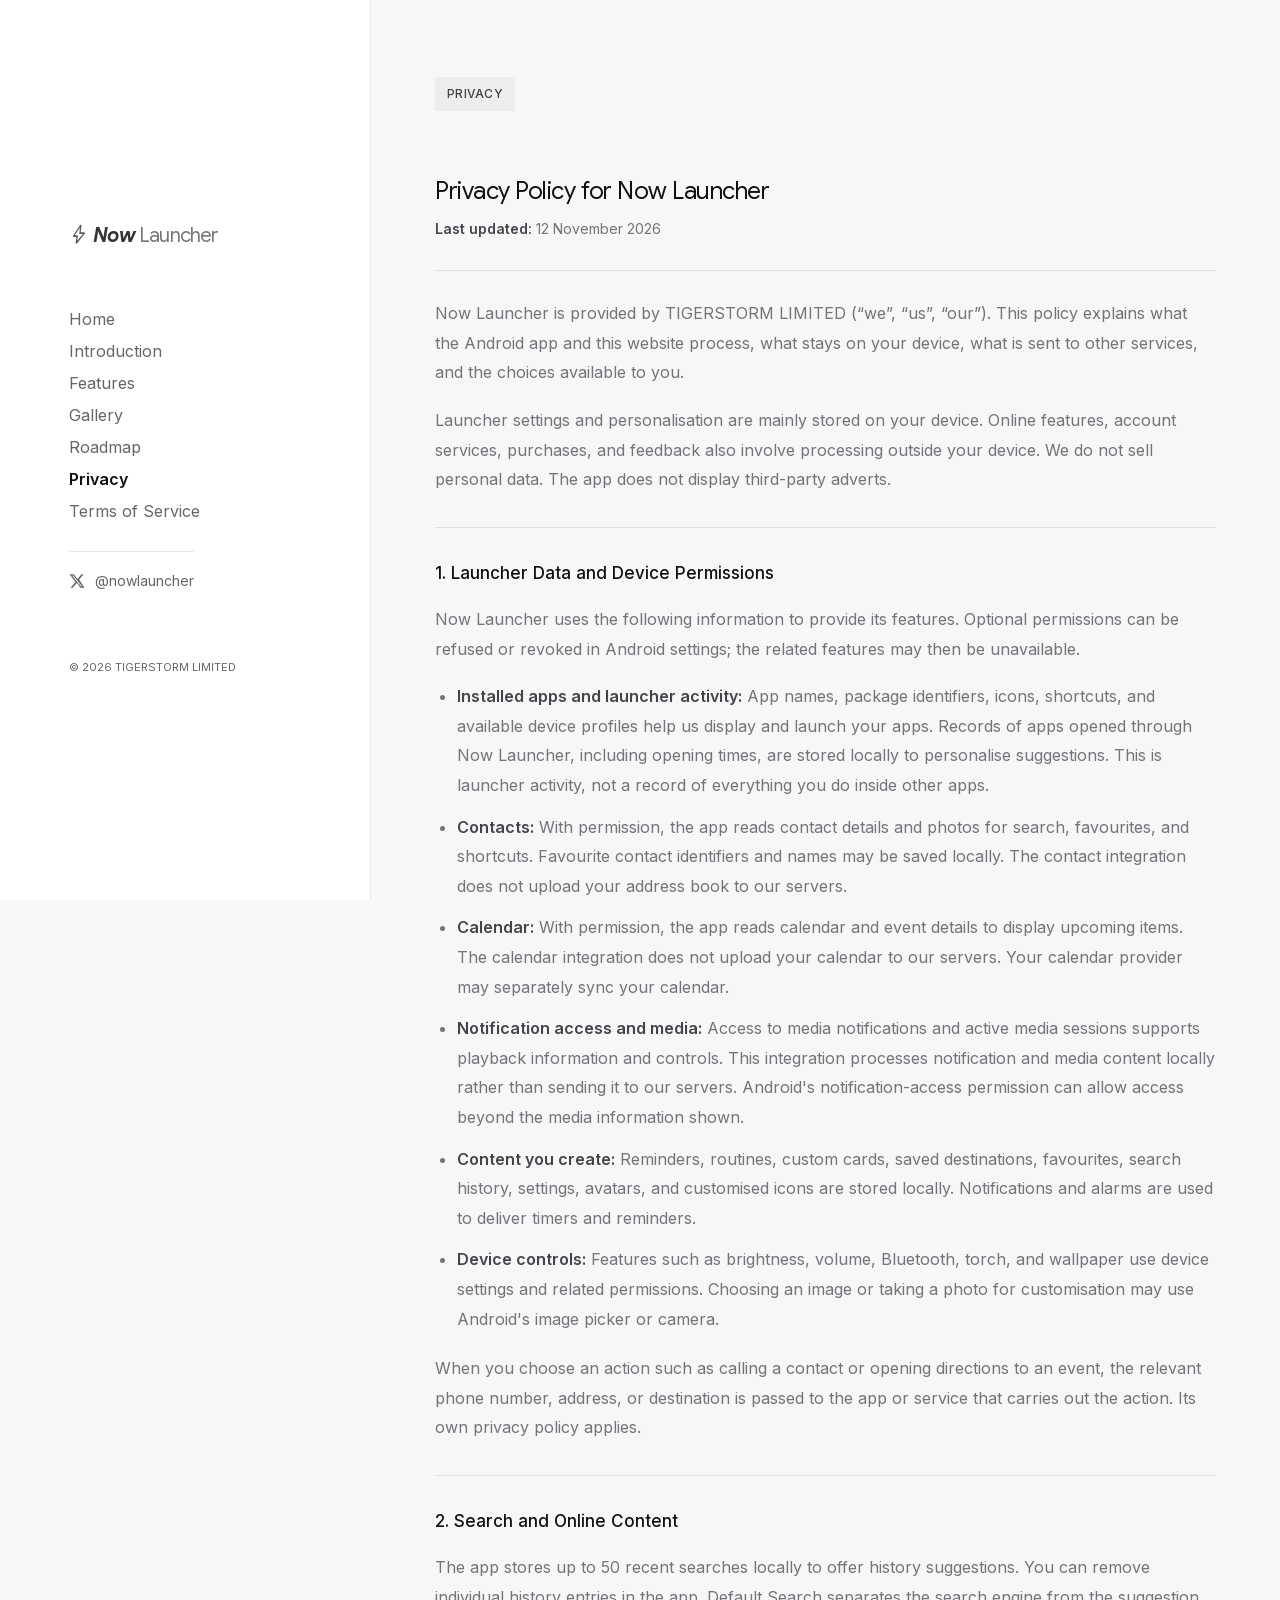
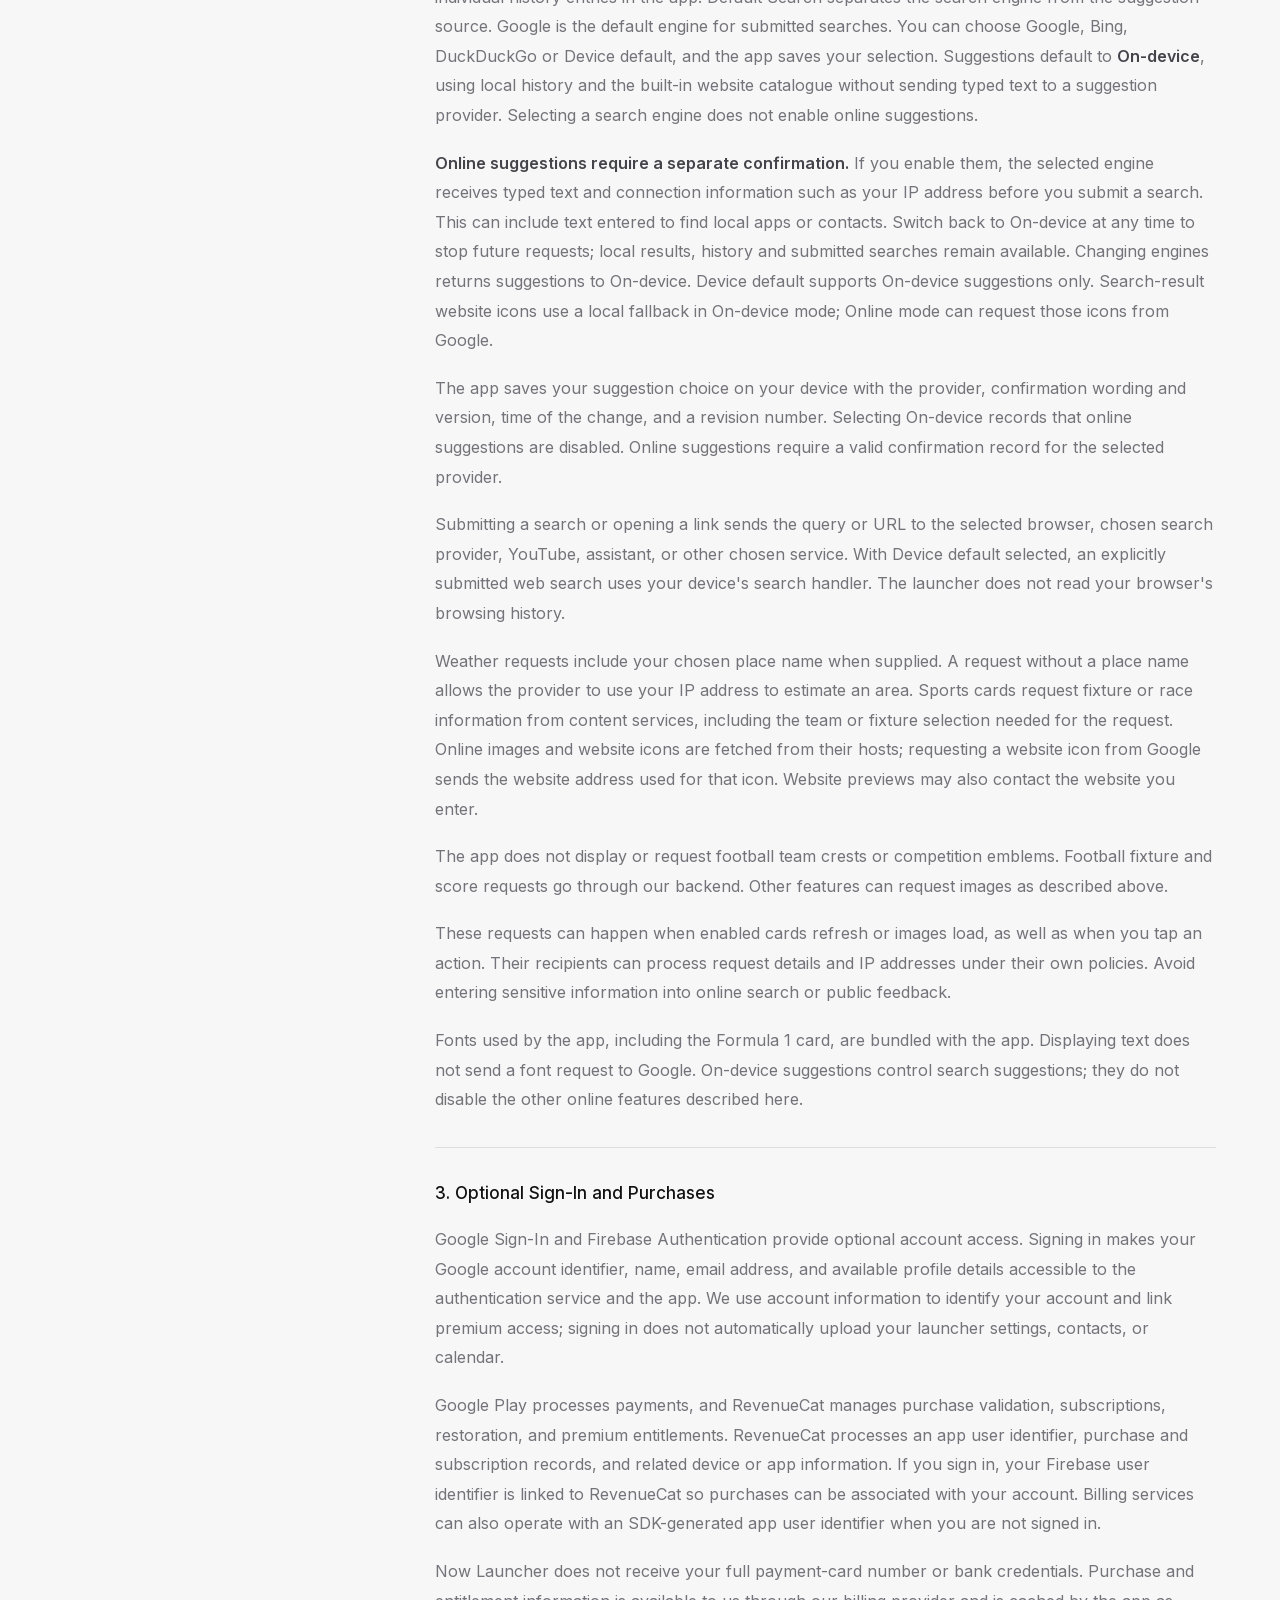
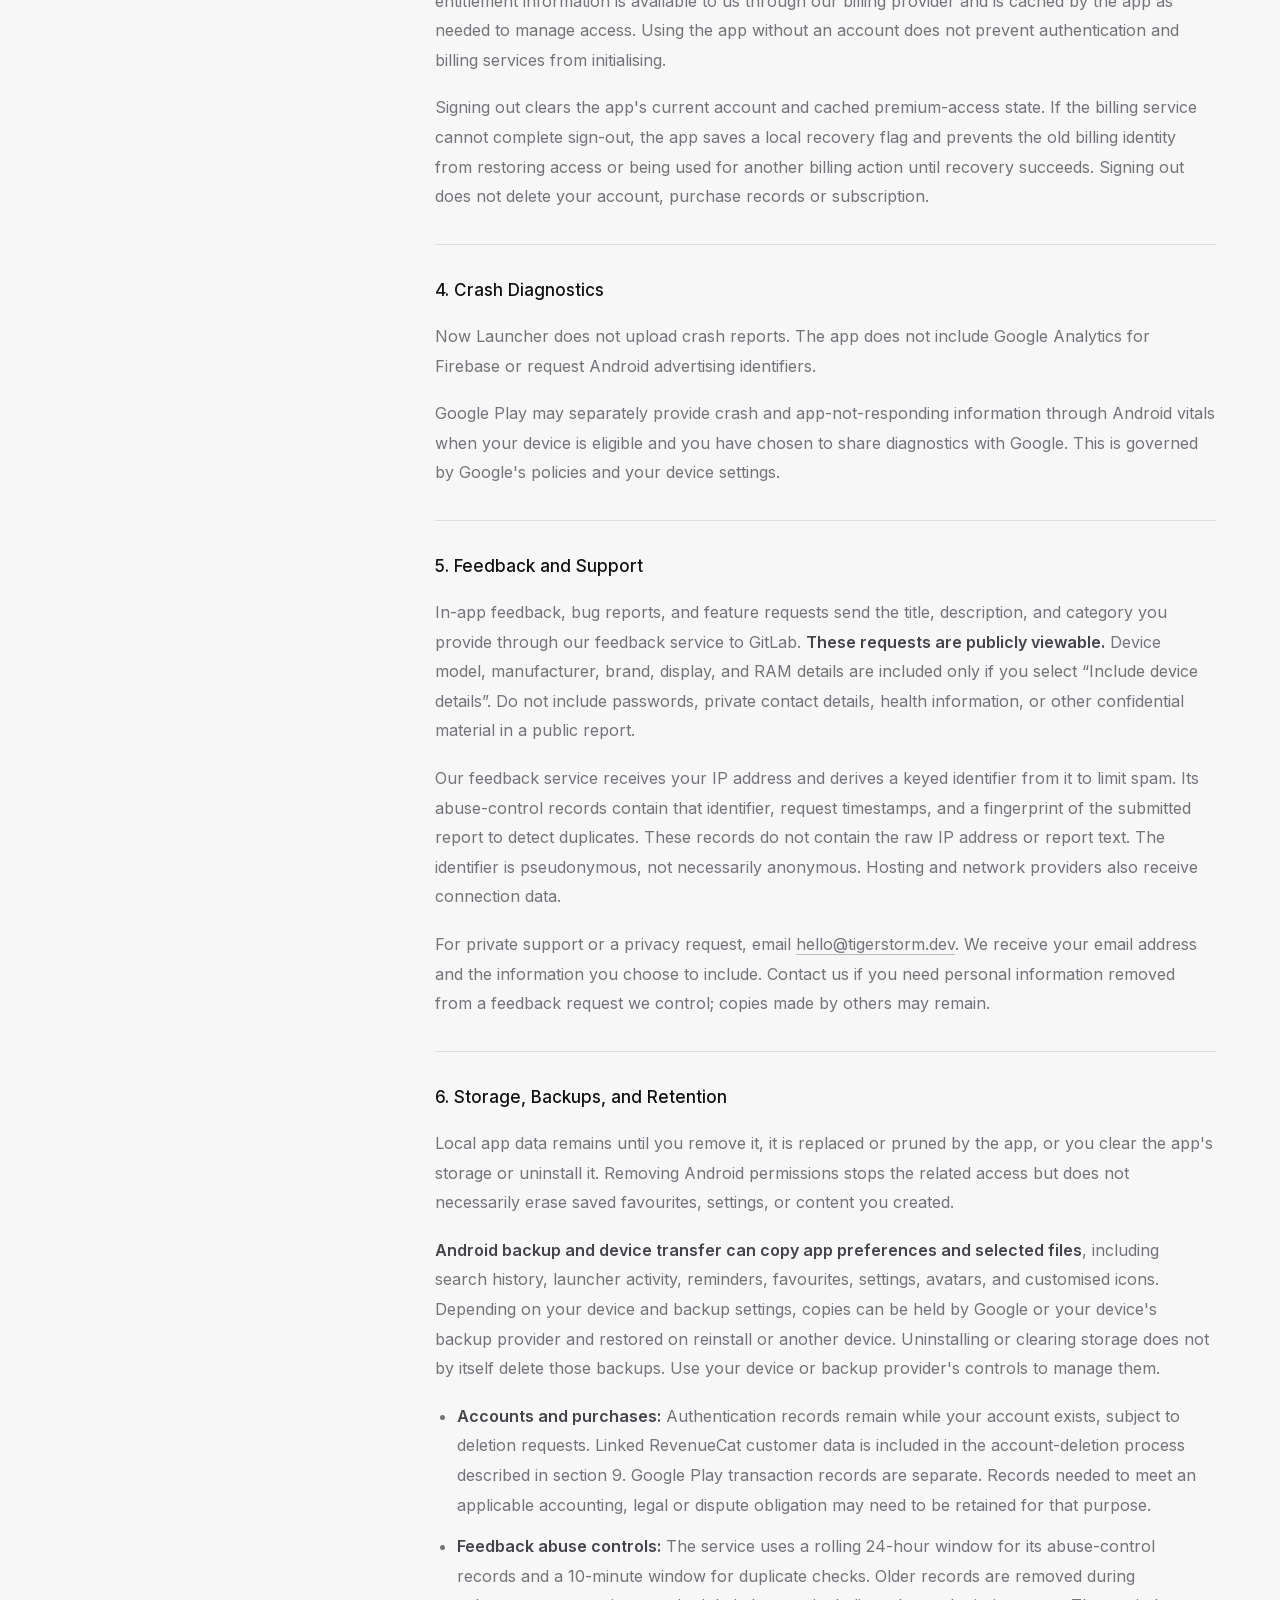
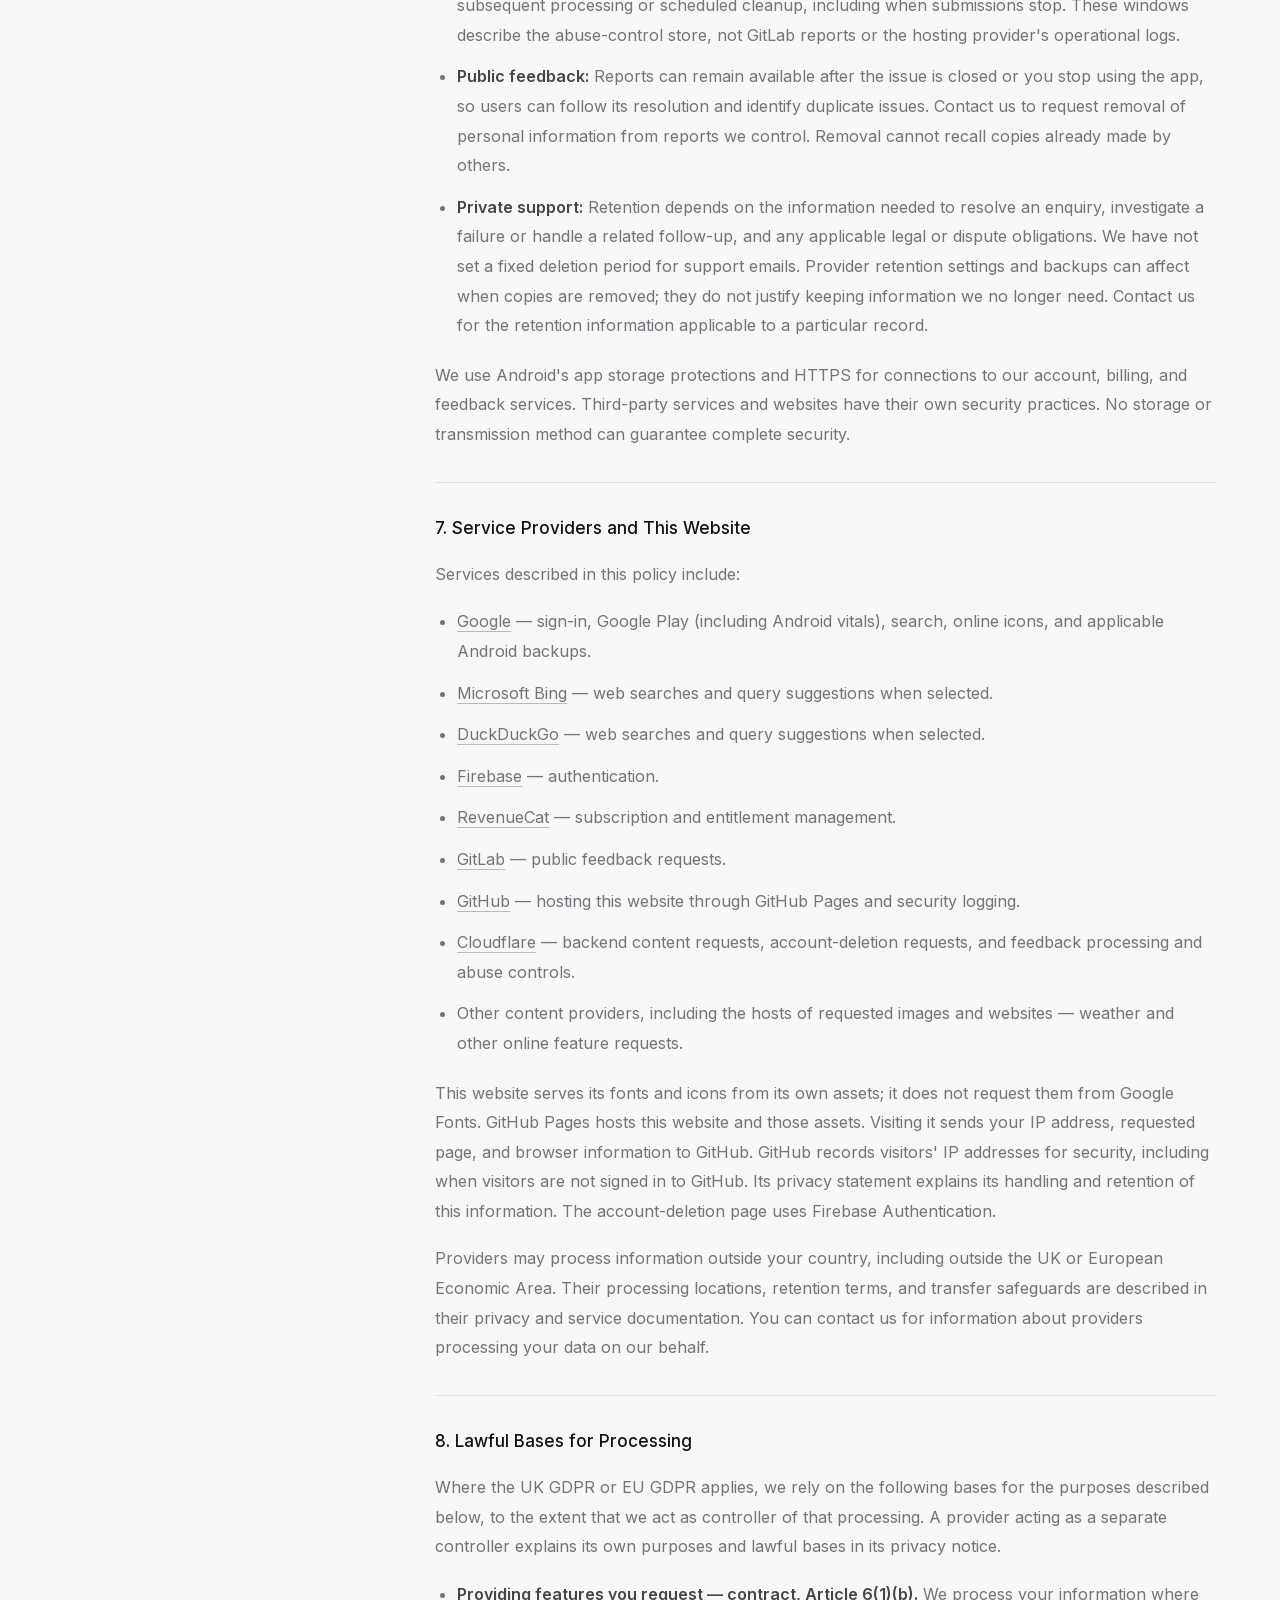
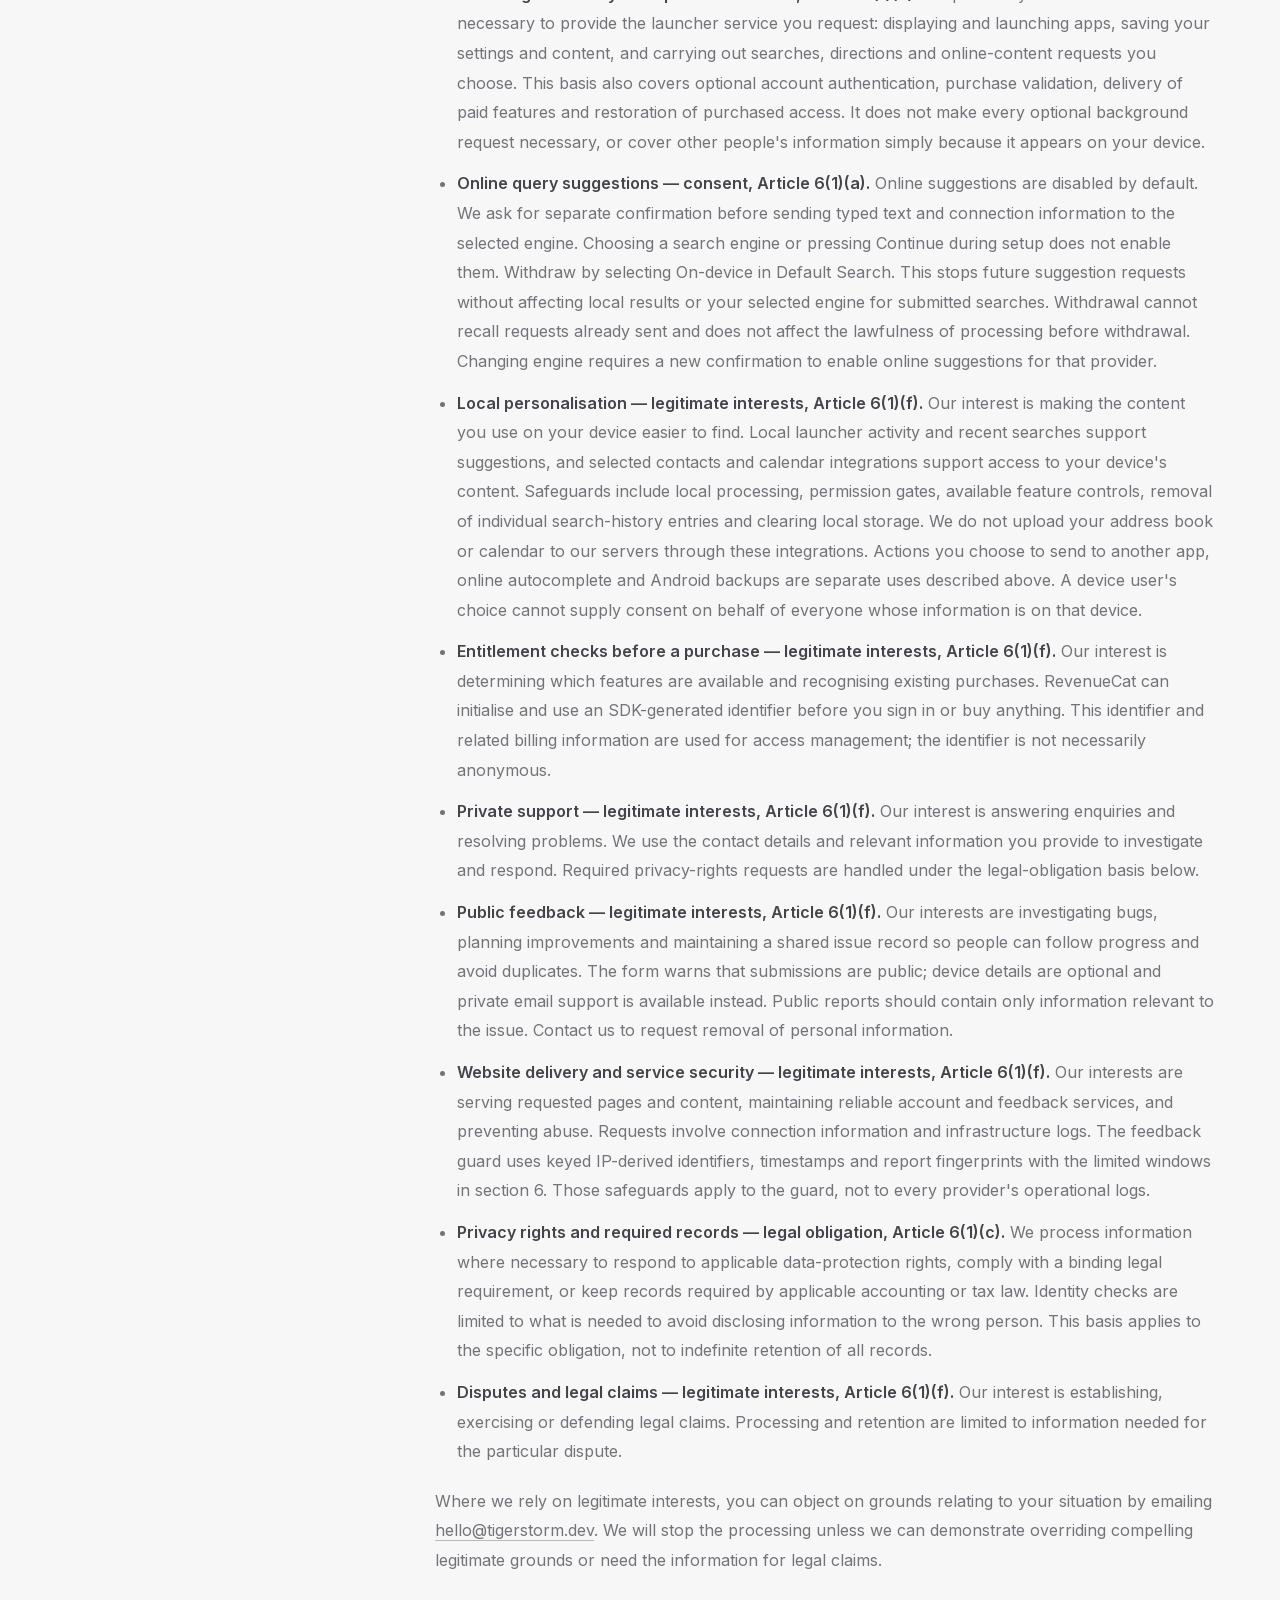
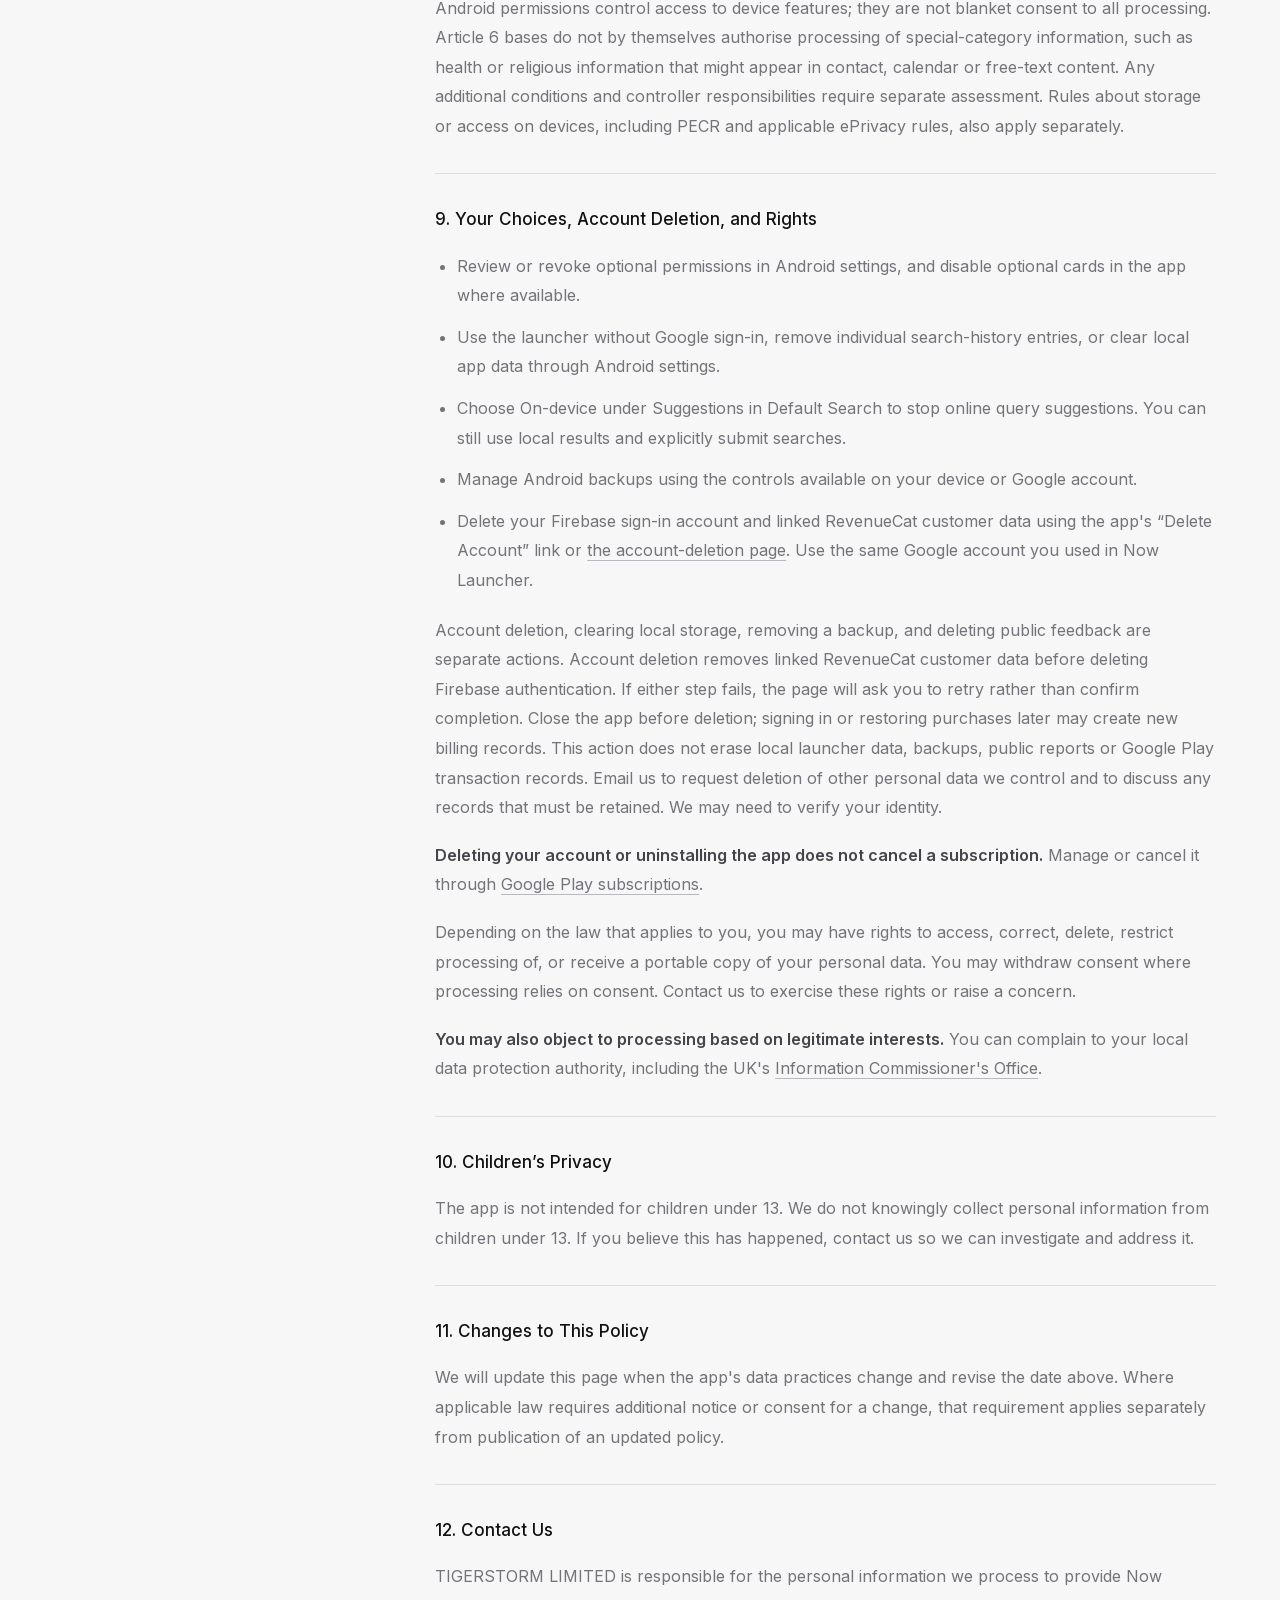
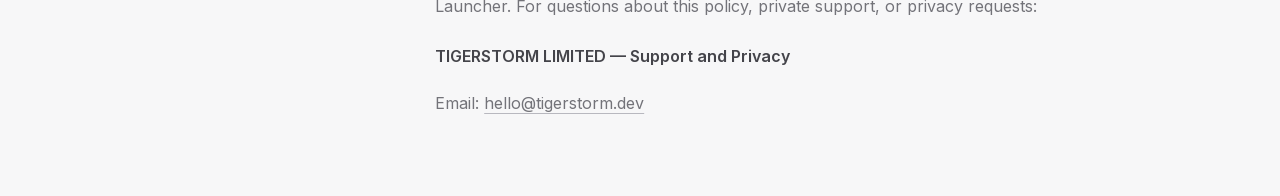
<file: privacy/index.html>
<!DOCTYPE html>
<html lang="en">
<head>
  <meta charset="UTF-8" />
  <meta name="viewport" content="width=device-width, initial-scale=1.0" />
  <title>Privacy Policy — Now Launcher</title>
  <link rel="icon" type="image/x-icon" href="/assets/favicon.ico">

  <link rel="stylesheet" href="/assets/fonts/fonts.css" />

  <style>
    :root {
      --bg: #f7f7f8;
      --text-main: #111111;
      --text-muted: #65656b;
      --border-subtle: #e9e9ec;
    }

    * { box-sizing: border-box; margin: 0; padding: 0; }

    body {
      font-family: "Inter", system-ui, -apple-system, BlinkMacSystemFont, "Segoe UI", sans-serif;
      background: var(--bg);
      color: var(--text-main);
    }

    a { color: inherit; text-decoration: none; }
    a:focus-visible, button:focus-visible {
      outline: 2px solid var(--text-main);
      outline-offset: 5px;
      border-radius: 2px;
    }

    .skip-link {
      position: fixed;
      top: 12px;
      left: 12px;
      padding: 12px 16px;
      background: #fff;
      transform: translateY(-160%);
      z-index: 10;
    }
    .skip-link:focus { transform: none; }

    .page {
      min-height: 100vh;
      min-height: 100svh;
      display: grid;
      grid-template-columns: 29% minmax(0, 1fr);
    }

    .site-sidebar {
      min-height: 100vh;
      min-height: 100svh;
      padding: 48px clamp(28px, 5.4vw, 104px);
      border-right: 1px solid var(--border-subtle);
      background: #fff;
      display: flex;
      flex-direction: column;
      justify-content: center;
    }

    .brand {
      display: inline-flex;
      align-items: center;
      gap: 4px;
      font-family: "Google Sans", system-ui, sans-serif;
      font-size: clamp(20px, 1.45vw, 26px);
      font-weight: 400;
      letter-spacing: -0.04em;
      white-space: nowrap;
    }

    .brand-now { color: #343434; font-weight: 700; font-style: italic; }
    .brand-launcher { color: #787878; font-weight: 400; font-style: normal; }

    .logo-icon {
      color: #585252;
      font-family: "Material Symbols Rounded";
      font-variation-settings: 'FILL' 0, 'wght' 400, 'GRAD' 0, 'opsz' 48;
      font-size: 1em;
      font-weight: 400;
      line-height: 1;
      letter-spacing: normal;
      display: inline-flex;
      align-items: center;
      justify-content: center;
      width: 1em;
      height: 1em;
      flex-shrink: 0;
    }

    .nav { margin-top: clamp(40px, 6vh, 68px); }
    .nav-links { display: flex; flex-direction: column; align-items: flex-start; }
    .nav-links a, .nav-placeholder {
      padding: 4px 0;
      font-size: 16px;
      line-height: 1.5;
      color: var(--text-muted);
    }
    .nav-links a:hover { color: var(--text-main); text-decoration: underline; text-underline-offset: 5px; }
    .nav-links a[aria-current="page"] { color: var(--text-main); font-weight: 600; }
    .nav-toggle { display: none; }

    .site-copyright {
      margin-top: clamp(44px, 7vh, 80px);
      color: var(--text-muted);
      font-size: 11px;
      line-height: 1.7;
    }


    .site-sidebar { position: sticky; top: 0; height: 100vh; height: 100svh; align-self: start; overflow-y: auto; }
    .nav-placeholder { cursor: default; }
    .nav-icon {
      font-family: "Material Symbols Rounded";
      font-variation-settings: 'FILL' 0, 'wght' 400, 'GRAD' 0, 'opsz' 24;
      font-size: 24px;
      font-weight: 400;
      line-height: 1;
      letter-spacing: normal;
      display: block;
      width: 24px;
      height: 24px;
    }

    @media (max-width: 1199px) {
      .page { grid-template-columns: 24% minmax(0, 1fr); }
      .site-sidebar { padding-inline: 24px; }
      .brand { gap: 4px; font-size: 20px; }
    }
    @media (max-width: 900px) {
      .page { display: flex; flex-direction: column; }
      .site-sidebar { display: contents; }
      .sidebar-content {
        padding: 20px clamp(24px, 5vw, 40px);
        border-bottom: 1px solid var(--border-subtle);
        background: #fff;
        display: flex;
        align-items: center;
        justify-content: space-between;
        flex-wrap: wrap;
        gap: 12px;
      }
      .brand { font-size: 22px; }
      .nav { width: 100%; margin: 0; }
      .nav-links { padding-top: 8px; }
      .nav-links a, .nav-placeholder { width: 100%; }
      .nav-ready .nav-toggle {
        display: inline-flex;
        align-items: center;
        justify-content: center;
        min-width: 44px;
        min-height: 44px;
        border: 0;
        background: transparent;
        color: var(--text-main);
        font: inherit;
        cursor: pointer;
      }
      .nav-ready .nav-links { display: none; }
      .nav-ready .nav-links.is-open { display: flex; }
      .nav-ready .nav:has(.nav-links:not(.is-open)) { display: none; }
      main { flex: 1; }
      .site-copyright { order: 3; margin: 0; padding: 20px 24px 28px; text-align: center; }
    }
    @media (max-width: 480px) {
      .sidebar-content { padding: 16px 24px; }
      .brand { font-size: 20px; gap: 4px; }
    }

    main { min-width: 0; }
    .reading-page {
      width: 100%;
      max-width: 1280px;
      margin-inline: auto;
      padding: clamp(64px, 6vw, 112px) clamp(32px, 5vw, 112px);
      font-size: 16px;
      line-height: 1.85;
      color: #737379;
    }
    .page-label {
      display: inline-block;
      margin: 0 0 64px;
      padding: 8px 12px;
      background: #ededee;
      font-size: 12px;
      font-weight: 500;
      line-height: 1.5;
      text-transform: uppercase;
      letter-spacing: 0.02em;
      color: #404045;
    }
    .reading-header { padding-bottom: 28px; margin-bottom: 28px; border-bottom: 1px solid #dedee2; }
    .reading-title { font-family: "Google Sans", system-ui, sans-serif; font-size: 24px; font-weight: 400; line-height: 1.4; letter-spacing: -0.02em; color: var(--text-main); margin-bottom: 8px; }
    .reading-deck { font-size: 16px; line-height: 1.85; }
    .reading-page p { margin: 0 0 18px; }
    .reading-page p:last-child { margin-bottom: 0; }
    .reading-page h2:not(.reading-title), .reading-page h3 { font-family: inherit; font-size: 17px; font-weight: 500; line-height: 1.6; color: var(--text-main); margin: 0 0 18px; }
    .reading-page h3 { margin-top: 24px; font-size: 16px; }
    .reading-page strong { font-weight: 600; color: #44444a; }
    .reading-page a { text-decoration: underline; text-underline-offset: 4px; text-decoration-color: #b8b8bf; overflow-wrap: anywhere; }
    .reading-page a:hover { color: var(--text-main); text-decoration-color: currentColor; }
    .reading-page ul { padding-left: 22px; margin: 0 0 20px; }
    .reading-page li { margin-bottom: 12px; }
    .article-body section { border-top: 1px solid #dedee2; margin-top: 32px; padding-top: 32px; }
    .section-divider { border: 0; border-top: 1px solid #dedee2; margin: 32px 0; }
    .policy-meta { font-size: 14px; }
    .contact-block { margin-top: 20px; }
    .article-footer { border-top: 1px solid #dedee2; margin-top: 32px; padding-top: 28px; font-size: 14px; }
    @media (max-width: 900px) {
      .reading-page { padding: 48px clamp(24px, 6vw, 48px); }
      .page-label { margin-bottom: 40px; }
    }
    @media (max-width: 480px) {
      .reading-page { padding-top: 36px; font-size: 15px; }
      .reading-title { font-size: 22px; }
      .reading-deck { font-size: 15px; }
      .reading-page h2:not(.reading-title) { font-size: 16px; }
      .article-body section { margin-top: 28px; padding-top: 28px; }
      .section-divider { margin-block: 28px; }
    }
  </style>
    <link rel="stylesheet" href="/assets/site-navigation.css" />
</head>
<body>
  <a class="skip-link" href="#main">Skip to content</a>
  <div class="page">
    <aside class="site-sidebar" aria-label="Site navigation">
      <div class="sidebar-content">
        <a class="brand" href="/" aria-label="Now Launcher home">
          <span class="logo-icon" aria-hidden="true">bolt</span>
          <span><span class="brand-now">Now</span> <span class="brand-launcher">Launcher</span></span>
        </a>
        <button class="nav-toggle" type="button" aria-controls="primary-links" aria-expanded="false" aria-label="Open navigation"><span class="nav-icon" aria-hidden="true">menu</span></button>
        <nav class="nav" aria-label="Primary navigation">
          <div class="nav-links" id="primary-links">
            <a href="/">Home</a>
            <a href="/introduction">Introduction</a>
            <a href="/features">Features</a>
                        <a href="/gallery/">Gallery</a>
            <a href="/roadmap">Roadmap</a>
            <a href="/privacy" aria-current="page">Privacy</a>
            <a href="/terms">Terms of Service</a>
                        <a class="nav-social" href="https://x.com/nowlauncher" target="_blank" rel="noopener noreferrer" aria-label="Now Launcher on X (opens in a new tab)"><svg viewBox="0 0 24 24" fill="currentColor" aria-hidden="true"><path d="M18.9 2H22l-6.8 7.8L23.2 22h-6.3L12 14.6 5.5 22H2.3l7.5-8.6L.8 2h6.5l5.4 7.1L18.9 2Zm-1.1 18h1.7L6.4 3.9H4.6L17.8 20Z"/></svg><span>@nowlauncher</span></a>
          </div>
        </nav>
      </div>
      <footer class="site-copyright">© <span id="year">2026</span> TIGERSTORM LIMITED</footer>
    </aside>

    <main id="main" tabindex="-1">
    <article id="policy" class="reading-page policy-wrapper" aria-labelledby="policy-heading">
      <h1 class="page-label" id="policy-heading">Privacy</h1>
      <header class="reading-header">
        <h2 class="reading-title">Privacy Policy for Now Launcher</h2>
      <div class="policy-meta">
        <strong>Last updated:</strong> <time datetime="2026-11-12">12 November 2026</time>
      </div>
      </header>
      <p class="policy-lead">
        Now Launcher is provided by TIGERSTORM LIMITED (“we”, “us”, “our”). This policy explains
        what the Android app and this website process, what stays on your device, what is sent
        to other services, and the choices available to you.
      </p>
      <p>
        Launcher settings and personalisation are mainly stored on your device. Online features,
        account services, purchases, and feedback also involve processing outside
        your device. We do not sell personal data. The app does not display third-party adverts.
      </p>

      <hr class="section-divider" />

      <h2>1. Launcher Data and Device Permissions</h2>
      <p>
        Now Launcher uses the following information to provide its features. Optional permissions
        can be refused or revoked in Android settings; the related features may then be unavailable.
      </p>
      <ul>
        <li>
          <strong>Installed apps and launcher activity:</strong> App names, package identifiers,
          icons, shortcuts, and available device profiles help us display and launch your apps.
          Records of apps opened through Now Launcher, including opening times, are stored locally
          to personalise suggestions. This is launcher activity, not a record of everything you
          do inside other apps.
        </li>
        <li>
          <strong>Contacts:</strong> With permission, the app reads contact details and photos for
          search, favourites, and shortcuts. Favourite contact identifiers and names may be saved
          locally. The contact integration does not upload your address book to our servers.
        </li>
        <li>
          <strong>Calendar:</strong> With permission, the app reads calendar and event details to
          display upcoming items. The calendar integration does not upload your calendar to our
          servers. Your calendar provider may separately sync your calendar.
        </li>
        <li>
          <strong>Notification access and media:</strong> Access to media notifications and active
          media sessions supports playback information and controls. This integration processes
          notification and media content locally rather than sending it to our servers. Android's
          notification-access permission can allow access beyond the media information shown.
        </li>
        <li>
          <strong>Content you create:</strong> Reminders, routines, custom cards, saved destinations,
          favourites, search history, settings, avatars, and customised icons are stored locally.
          Notifications and alarms are used to deliver timers and reminders.
        </li>
        <li>
          <strong>Device controls:</strong> Features such as brightness, volume, Bluetooth, torch,
          and wallpaper use device settings and related permissions. Choosing an image or taking
          a photo for customisation may use Android's image picker or camera.
        </li>
      </ul>
      <p>
        When you choose an action such as calling a contact or opening directions to an event,
        the relevant phone number, address, or destination is passed to the app or service that
        carries out the action. Its own privacy policy applies.
      </p>

      <hr class="section-divider" />

      <h2>2. Search and Online Content</h2>
      <p>
        The app stores up to 50 recent searches locally to offer history suggestions. You can
        remove individual history entries in the app.
        Default Search separates the search engine from the suggestion source. Google is
        the default engine for submitted searches. You can choose Google, Bing, DuckDuckGo
        or Device default, and the app saves your selection.
        Suggestions default to <strong>On-device</strong>, using local history and the
        built-in website catalogue without sending typed text to a suggestion provider.
        Selecting a search engine does not enable online suggestions.
      </p>
      <p>
        <strong>Online suggestions require a separate confirmation.</strong> If you enable
        them, the selected engine receives typed text and connection information such as
        your IP address before you submit a search. This can include text entered to find
        local apps or contacts. Switch back to On-device at any time to stop future requests;
        local results, history and submitted searches remain available. Changing engines
        returns suggestions to On-device. Device default supports On-device suggestions only.
        Search-result website icons use a local fallback in On-device mode; Online mode can
        request those icons from Google.
      </p>
      <p>
        The app saves your suggestion choice on your device with the provider, confirmation
        wording and version, time of the change, and a revision number. Selecting On-device
        records that online suggestions are disabled. Online suggestions require a valid
        confirmation record for the selected provider.
      </p>
      <p>
        Submitting a search or opening a link sends the query or URL to the selected browser,
        chosen search provider, YouTube, assistant, or other chosen service. With Device default selected,
        an explicitly submitted web search uses your device's search handler. The launcher
        does not read your browser's browsing history.
      </p>
      <p>
        Weather requests include your chosen place name when supplied. A request
        without a place name allows the provider to use your IP address to estimate an area.
        Sports cards request fixture or race information from content services, including the
        team or fixture selection needed for the request. Online images and website icons are
        fetched from their hosts; requesting a website icon from Google sends the website address
        used for that icon. Website previews may also contact the website you enter.
      </p>
      <p>
        The app does not display or request football team crests or competition emblems.
        Football fixture and score requests go through our backend. Other features can
        request images as described above.
      </p>
      <p>
        These requests can happen when enabled cards refresh or images load, as well as when you
        tap an action. Their recipients can process request details and IP addresses under their
        own policies. Avoid entering sensitive information into online search or public feedback.
      </p>
      <p>
        Fonts used by the app, including the Formula 1 card, are bundled with the app.
        Displaying text does not send a font request to Google. On-device suggestions control
        search suggestions; they do not disable the other online features described here.
      </p>

      <hr class="section-divider" />

      <h2>3. Optional Sign-In and Purchases</h2>
      <p>
        Google Sign-In and Firebase Authentication provide optional account access. Signing in
        makes your Google account identifier, name, email address, and available profile details
        accessible to the authentication service and the app. We use account information to
        identify your account and link premium access; signing in does not automatically upload
        your launcher settings, contacts, or calendar.
      </p>
      <p>
        Google Play processes payments, and RevenueCat manages purchase validation, subscriptions,
        restoration, and premium entitlements. RevenueCat processes an app user identifier,
        purchase and subscription records, and related device or app information. If you sign in,
        your Firebase user identifier is linked to RevenueCat so purchases can be associated with
        your account. Billing services can also operate with an SDK-generated app user identifier
        when you are not signed in.
      </p>
      <p>
        Now Launcher does not receive your full payment-card number or bank credentials. Purchase
        and entitlement information is available to us through our billing provider and is cached
        by the app as needed to manage access. Using the app without an account does not prevent
        authentication and billing services from initialising.
      </p>
      <p>
        Signing out clears the app's current account and cached premium-access state.
        If the billing service cannot complete sign-out, the app saves a local recovery flag
        and prevents the old billing identity from restoring access or being used for another
        billing action until recovery succeeds. Signing out does not delete your account,
        purchase records or subscription.
      </p>

      <hr class="section-divider" />

      <h2>4. Crash Diagnostics</h2>
      <p>
        Now Launcher does not upload crash reports.
        The app does not include Google Analytics for Firebase
        or request Android advertising identifiers.
      </p>
      <p>
        Google Play may separately provide crash and app-not-responding information through
        Android vitals when your device is eligible and you have chosen to share diagnostics
        with Google. This is governed by Google's policies and your device settings.
      </p>

      <hr class="section-divider" />

      <h2>5. Feedback and Support</h2>
      <p>
        In-app feedback, bug reports, and feature requests send the title, description, and
        category you provide through our feedback service to GitLab. <strong>These requests are
        publicly viewable.</strong> Device model, manufacturer, brand, display, and RAM details
        are included only if you select “Include device details”. Do not include passwords,
        private contact details, health information, or other confidential material in a public report.
      </p>
      <p>
        Our feedback service receives your IP address and derives a keyed identifier from it
        to limit spam. Its abuse-control records contain that identifier, request timestamps,
        and a fingerprint of the submitted report to detect duplicates. These records do not
        contain the raw IP address or report text. The identifier is pseudonymous, not
        necessarily anonymous. Hosting and network providers also receive connection data.
      </p>
      <p>
        For private support or a privacy request, email
        <a href="mailto:hello@tigerstorm.dev">hello@tigerstorm.dev</a>. We receive your email
        address and the information you choose to include. Contact us if you need personal
        information removed from a feedback request we control; copies made by others may remain.
      </p>

      <hr class="section-divider" />

      <h2>6. Storage, Backups, and Retention</h2>
      <p>
        Local app data remains until you remove it, it is replaced or pruned by the app, or you
        clear the app's storage or uninstall it. Removing Android permissions stops the related
        access but does not necessarily erase saved favourites, settings, or content you created.
      </p>
      <p>
        <strong>Android backup and device transfer can copy app preferences and selected files</strong>,
        including search history, launcher activity, reminders, favourites, settings, avatars,
        and customised icons. Depending on your device and backup settings, copies can be held
        by Google or your device's backup provider and restored on reinstall or another device.
        Uninstalling or clearing storage does not by itself delete those backups. Use your device
        or backup provider's controls to manage them.
      </p>
      <ul>
        <li>
          <strong>Accounts and purchases:</strong> Authentication records remain while your
          account exists, subject to deletion requests. Linked RevenueCat customer data is
          included in the account-deletion process described in section 9. Google Play
          transaction records are separate. Records needed to meet an applicable accounting,
          legal or dispute obligation may need to be retained for that purpose.
        </li>
        <li>
          <strong>Feedback abuse controls:</strong> The service uses a rolling 24-hour window
          for its abuse-control records and a 10-minute window for duplicate checks. Older
          records are removed during subsequent processing or scheduled cleanup, including
          when submissions stop. These windows describe the abuse-control store, not GitLab
          reports or the hosting provider's operational logs.
        </li>
        <li>
          <strong>Public feedback:</strong> Reports can remain available after the issue is
          closed or you stop using the app, so users can follow its resolution and identify
          duplicate issues. Contact us to request removal of personal information from reports
          we control. Removal cannot recall copies already made by others.
        </li>
        <li>
          <strong>Private support:</strong> Retention depends on the information
          needed to resolve an enquiry, investigate a failure or handle a related follow-up,
          and any applicable legal or dispute obligations. We have not set a fixed deletion
          period for support emails. Provider retention settings and backups can affect when
          copies are removed; they do not justify keeping information we no longer need.
          Contact us for the retention information applicable to a particular record.
        </li>
      </ul>
      <p>
        We use Android's app storage protections and HTTPS for connections to our account,
        billing, and feedback services. Third-party services and websites have their
        own security practices. No storage or transmission method can guarantee complete security.
      </p>

      <hr class="section-divider" />

      <h2>7. Service Providers and This Website</h2>
      <p>Services described in this policy include:</p>
      <ul>
        <li><a href="https://policies.google.com/privacy">Google</a> — sign-in, Google Play (including Android vitals), search, online icons, and applicable Android backups.</li>
        <li><a href="https://privacy.microsoft.com/privacystatement">Microsoft Bing</a> — web searches and query suggestions when selected.</li>
        <li><a href="https://duckduckgo.com/privacy">DuckDuckGo</a> — web searches and query suggestions when selected.</li>
        <li><a href="https://firebase.google.com/support/privacy">Firebase</a> — authentication.</li>
        <li><a href="https://www.revenuecat.com/privacy">RevenueCat</a> — subscription and entitlement management.</li>
        <li><a href="https://about.gitlab.com/privacy/">GitLab</a> — public feedback requests.</li>
        <li><a href="https://docs.github.com/en/site-policy/privacy-policies/github-general-privacy-statement">GitHub</a> — hosting this website through GitHub Pages and security logging.</li>
        <li><a href="https://www.cloudflare.com/privacypolicy/">Cloudflare</a> — backend content requests, account-deletion requests, and feedback processing and abuse controls.</li>
        <li>Other content providers, including the hosts of requested images and websites — weather and other online feature requests.</li>
      </ul>
      <p>
        This website serves its fonts and icons from its own assets; it does not request them
        from Google Fonts. GitHub Pages hosts this website and those assets.
        Visiting it sends your IP address, requested page, and browser information to GitHub.
        GitHub records visitors' IP addresses for security, including when visitors are not
        signed in to GitHub. Its privacy statement explains its handling and retention of this
        information. The account-deletion page uses Firebase Authentication.
      </p>
      <p>
        Providers may process information outside your country, including outside the UK or
        European Economic Area. Their processing locations, retention terms, and transfer
        safeguards are described in their privacy and service documentation. You can contact
        us for information about providers processing your data on our behalf.
      </p>

      <hr class="section-divider" />

      <section id="lawful-bases" aria-labelledby="lawful-bases-heading">
      <h2 id="lawful-bases-heading">8. Lawful Bases for Processing</h2>
      <p>
        Where the UK GDPR or EU GDPR applies, we rely on the following bases for the purposes
        described below, to the extent that we act as controller of that processing.
        A provider acting as a separate controller explains its own purposes and lawful bases
        in its privacy notice.
      </p>
      <ul>
        <li>
          <strong>Providing features you request — contract, Article 6(1)(b).</strong>
          We process your information where necessary to provide the launcher service you
          request: displaying and launching apps, saving your settings and content, and
          carrying out searches, directions and online-content requests you choose.
          This basis also covers optional account authentication, purchase validation,
          delivery of paid features and restoration of purchased access. It does not make
          every optional background request necessary, or cover other people's information
          simply because it appears on your device.
        </li>
        <li>
          <strong>Online query suggestions — consent, Article 6(1)(a).</strong>
          Online suggestions are disabled by default. We ask for separate confirmation
          before sending typed text and connection information to the selected engine.
          Choosing a search engine or pressing Continue during setup does not enable them.
          Withdraw by selecting On-device in Default Search. This stops future suggestion
          requests without affecting local results or your selected engine for submitted
          searches. Withdrawal cannot recall requests already sent and does not affect
          the lawfulness of processing before withdrawal. Changing engine requires a new
          confirmation to enable online suggestions for that provider.
        </li>
        <li>
          <strong>Local personalisation — legitimate interests, Article 6(1)(f).</strong>
          Our interest is making the content you use on your device easier to find. Local
          launcher activity and recent searches support suggestions, and selected contacts
          and calendar integrations support access to your device's content. Safeguards
          include local processing, permission gates, available feature controls, removal of
          individual search-history entries and clearing local storage. We do not upload
          your address book or calendar to our servers through these integrations. Actions
          you choose to send to another app, online autocomplete and Android backups are
          separate uses described above. A device user's choice cannot supply consent on
          behalf of everyone whose information is on that device.
        </li>
        <li>
          <strong>Entitlement checks before a purchase — legitimate interests, Article 6(1)(f).</strong>
          Our interest is determining which features are available and recognising existing
          purchases. RevenueCat can initialise and use an SDK-generated identifier before
          you sign in or buy anything. This identifier and related billing information are
          used for access management; the identifier is not necessarily anonymous.
        </li>
        <li>
          <strong>Private support — legitimate interests, Article 6(1)(f).</strong>
          Our interest is answering enquiries and resolving problems. We use the contact
          details and relevant information you provide to investigate and respond. Required
          privacy-rights requests are handled under the legal-obligation basis below.
        </li>
        <li>
          <strong>Public feedback — legitimate interests, Article 6(1)(f).</strong>
          Our interests are investigating bugs, planning improvements and maintaining a
          shared issue record so people can follow progress and avoid duplicates. The form
          warns that submissions are public; device details are optional and private email
          support is available instead. Public reports should contain only information
          relevant to the issue. Contact us to request removal of personal information.
        </li>
        <li>
          <strong>Website delivery and service security — legitimate interests, Article 6(1)(f).</strong>
          Our interests are serving requested pages and content, maintaining reliable account
          and feedback services, and preventing abuse. Requests involve connection information
          and infrastructure logs. The feedback guard uses keyed IP-derived identifiers,
          timestamps and report fingerprints with the limited windows in section 6. Those
          safeguards apply to the guard, not to every provider's operational logs.
        </li>
        <li>
          <strong>Privacy rights and required records — legal obligation, Article 6(1)(c).</strong>
          We process information where necessary to respond to applicable data-protection
          rights, comply with a binding legal requirement, or keep records required by
          applicable accounting or tax law. Identity checks are limited to what is needed
          to avoid disclosing information to the wrong person. This basis applies to the
          specific obligation, not to indefinite retention of all records.
        </li>
        <li>
          <strong>Disputes and legal claims — legitimate interests, Article 6(1)(f).</strong>
          Our interest is establishing, exercising or defending legal claims. Processing
          and retention are limited to information needed for the particular dispute.
        </li>
      </ul>
      <p>
        Where we rely on legitimate interests, you can object on grounds relating to your
        situation by emailing <a href="mailto:hello@tigerstorm.dev">hello@tigerstorm.dev</a>.
        We will stop the processing unless we can demonstrate overriding compelling
        legitimate grounds or need the information for legal claims.
      </p>
      <p>
        Android permissions control access to device features; they are not blanket consent
        to all processing. Article 6 bases do not by themselves authorise processing of
        special-category information, such as health or religious information that might
        appear in contact, calendar or free-text content. Any additional conditions and
        controller responsibilities require separate assessment. Rules about storage or
        access on devices, including PECR and applicable ePrivacy rules, also apply separately.
      </p>
      </section>

      <hr class="section-divider" />

      <h2>9. Your Choices, Account Deletion, and Rights</h2>
      <ul>
        <li>Review or revoke optional permissions in Android settings, and disable optional cards in the app where available.</li>
        <li>Use the launcher without Google sign-in, remove individual search-history entries, or clear local app data through Android settings.</li>
        <li>Choose On-device under Suggestions in Default Search to stop online query suggestions. You can still use local results and explicitly submit searches.</li>
        <li>Manage Android backups using the controls available on your device or Google account.</li>
        <li>
          Delete your Firebase sign-in account and linked RevenueCat customer data using the app's “Delete Account” link or
          <a href="https://nowlauncher.app/account/">the account-deletion page</a>.
          Use the same Google account you used in Now Launcher.
        </li>
      </ul>
      <p>
        Account deletion, clearing local storage, removing a backup, and deleting public feedback
        are separate actions. Account deletion removes linked RevenueCat customer data before
        deleting Firebase authentication. If either step fails, the page will ask you to retry
        rather than confirm completion. Close the app before deletion; signing in or restoring
        purchases later may create new billing records. This action does not erase local
        launcher data, backups, public reports or Google Play transaction records.
        Email us to request deletion of other personal data we control and to
        discuss any records that must be retained. We may need to verify your identity.
      </p>
      <p>
        <strong>Deleting your account or uninstalling the app does not cancel a subscription.</strong>
        Manage or cancel it through
        <a href="https://play.google.com/store/account/subscriptions">Google Play subscriptions</a>.
      </p>
      <p>
        Depending on the law that applies to you, you may have rights to access, correct, delete,
        restrict processing of, or receive a portable copy of your personal data. You may withdraw
        consent where processing relies on consent. Contact us to exercise these rights or raise
        a concern.
      </p>
      <p>
        <strong>You may also object to processing based on legitimate interests.</strong>
        You can complain to your local data protection authority, including the UK's
        <a href="https://ico.org.uk/make-a-complaint/">Information Commissioner's Office</a>.
      </p>

      <hr class="section-divider" />

      <h2>10. Children’s Privacy</h2>
      <p>
        The app is not intended for children under 13. We do not knowingly collect personal
        information from children under 13. If you believe this has happened, contact us so we
        can investigate and address it.
      </p>

      <hr class="section-divider" />

      <h2>11. Changes to This Policy</h2>
      <p>
        We will update this page when the app's data practices change and revise the date above.
        Where applicable law requires additional notice or consent for a change, that requirement
        applies separately from publication of an updated policy.
      </p>

      <hr class="section-divider" />

      <h2>12. Contact Us</h2>
      <p>
        TIGERSTORM LIMITED is responsible for the personal information we process to provide
        Now Launcher. For questions about this policy, private support, or privacy requests:
      </p>
      <div class="contact-block">
        <p><strong>TIGERSTORM LIMITED — Support and Privacy</strong></p>
        <p>Email: <a href="mailto:hello@tigerstorm.dev">hello@tigerstorm.dev</a></p>
      </div>
    </article>
    </main>
  </div>

  <script>
    document.getElementById('year').textContent = new Date().getFullYear();
    const toggle = document.querySelector('.nav-toggle');
    const links = document.getElementById('primary-links');
    const mobile = window.matchMedia('(max-width: 900px)');
    document.documentElement.classList.add('nav-ready');

    function setNavigation(open) {
      links.classList.toggle('is-open', open);
      toggle.setAttribute('aria-expanded', String(open));
      toggle.setAttribute('aria-label', open ? 'Close navigation' : 'Open navigation');
      toggle.querySelector('.nav-icon').textContent = open ? 'close' : 'menu';
    }

    toggle.addEventListener('click', () => setNavigation(toggle.getAttribute('aria-expanded') !== 'true'));
    links.addEventListener('click', event => {
      if (event.target.closest('a')) setNavigation(false);
    });
    document.addEventListener('keydown', event => {
      if (event.key === 'Escape' && toggle.getAttribute('aria-expanded') === 'true') {
        setNavigation(false);
        toggle.focus();
      }
    });
    mobile.addEventListener('change', () => {
      if (mobile.matches && links.contains(document.activeElement)) toggle.focus();
      if (!mobile.matches && document.activeElement === toggle) links.querySelector('a').focus();
      setNavigation(false);
    });
  </script>
</body>
</html>
</file>
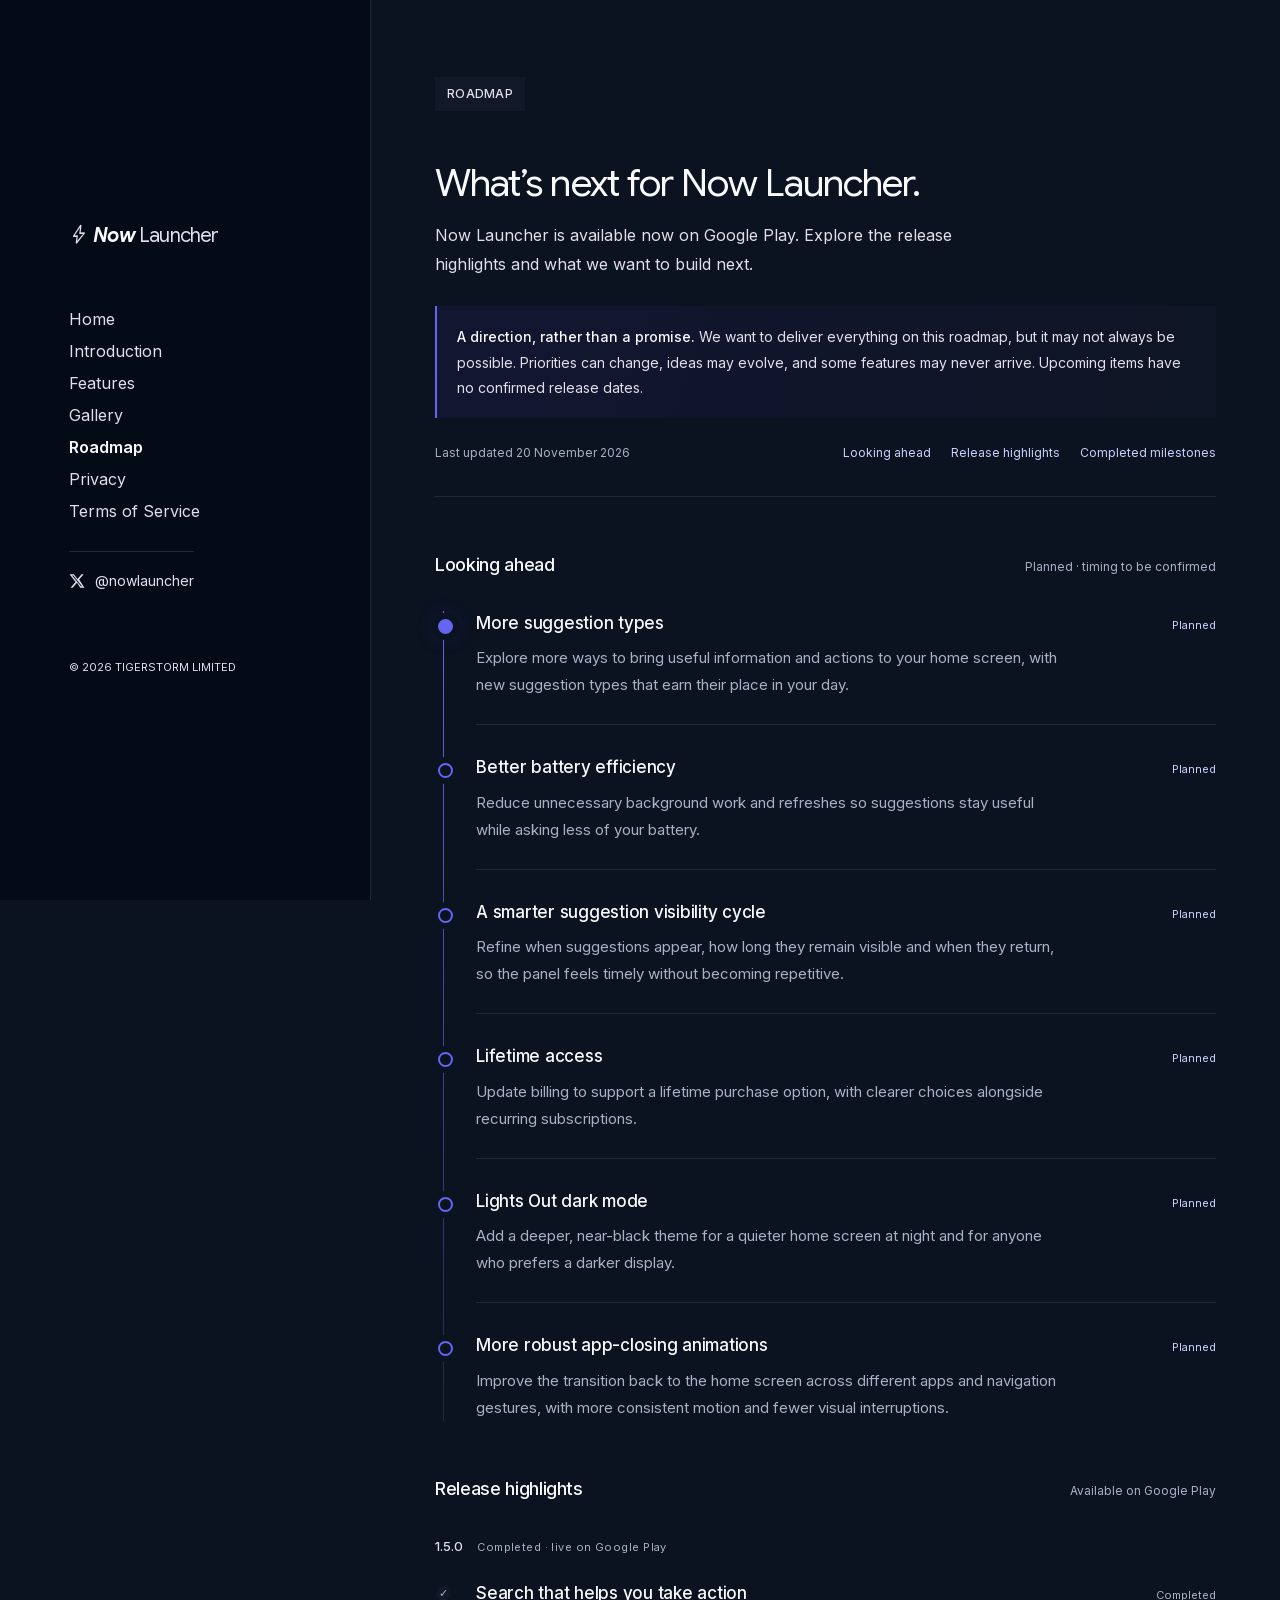
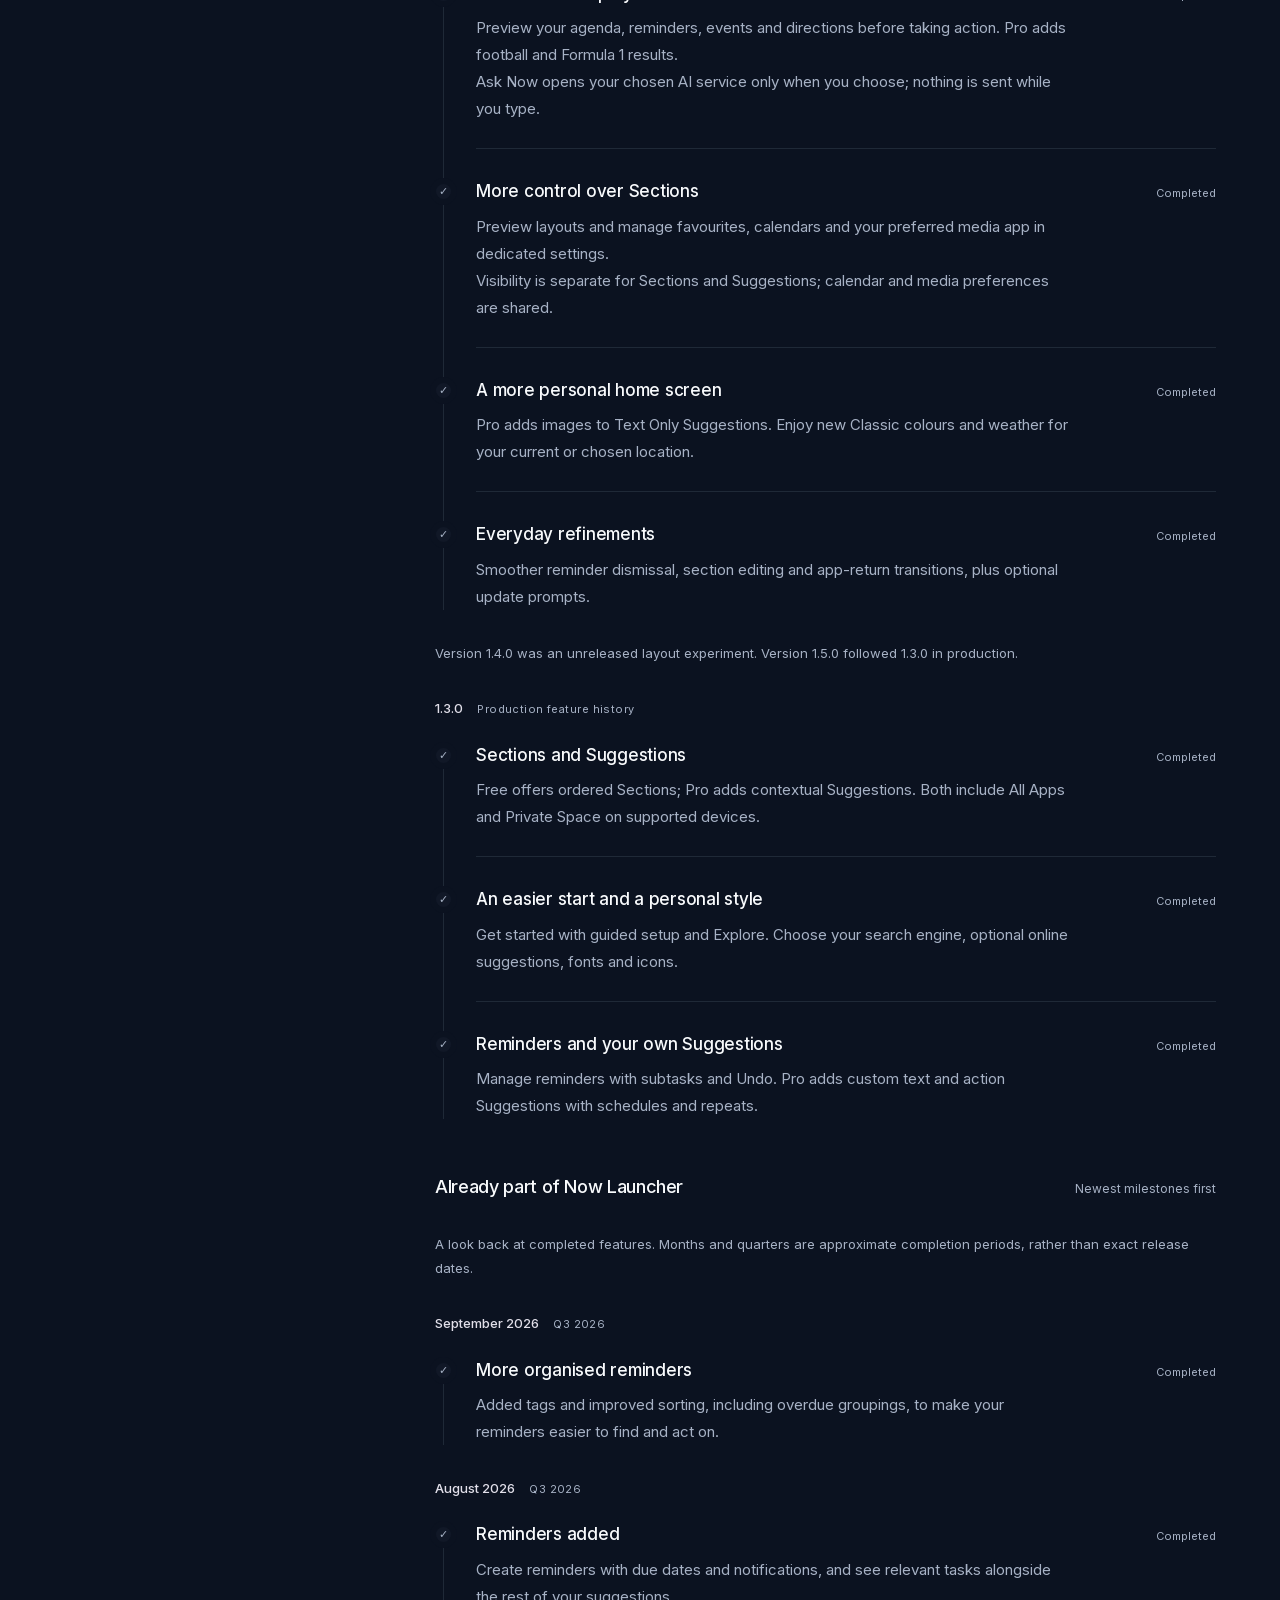
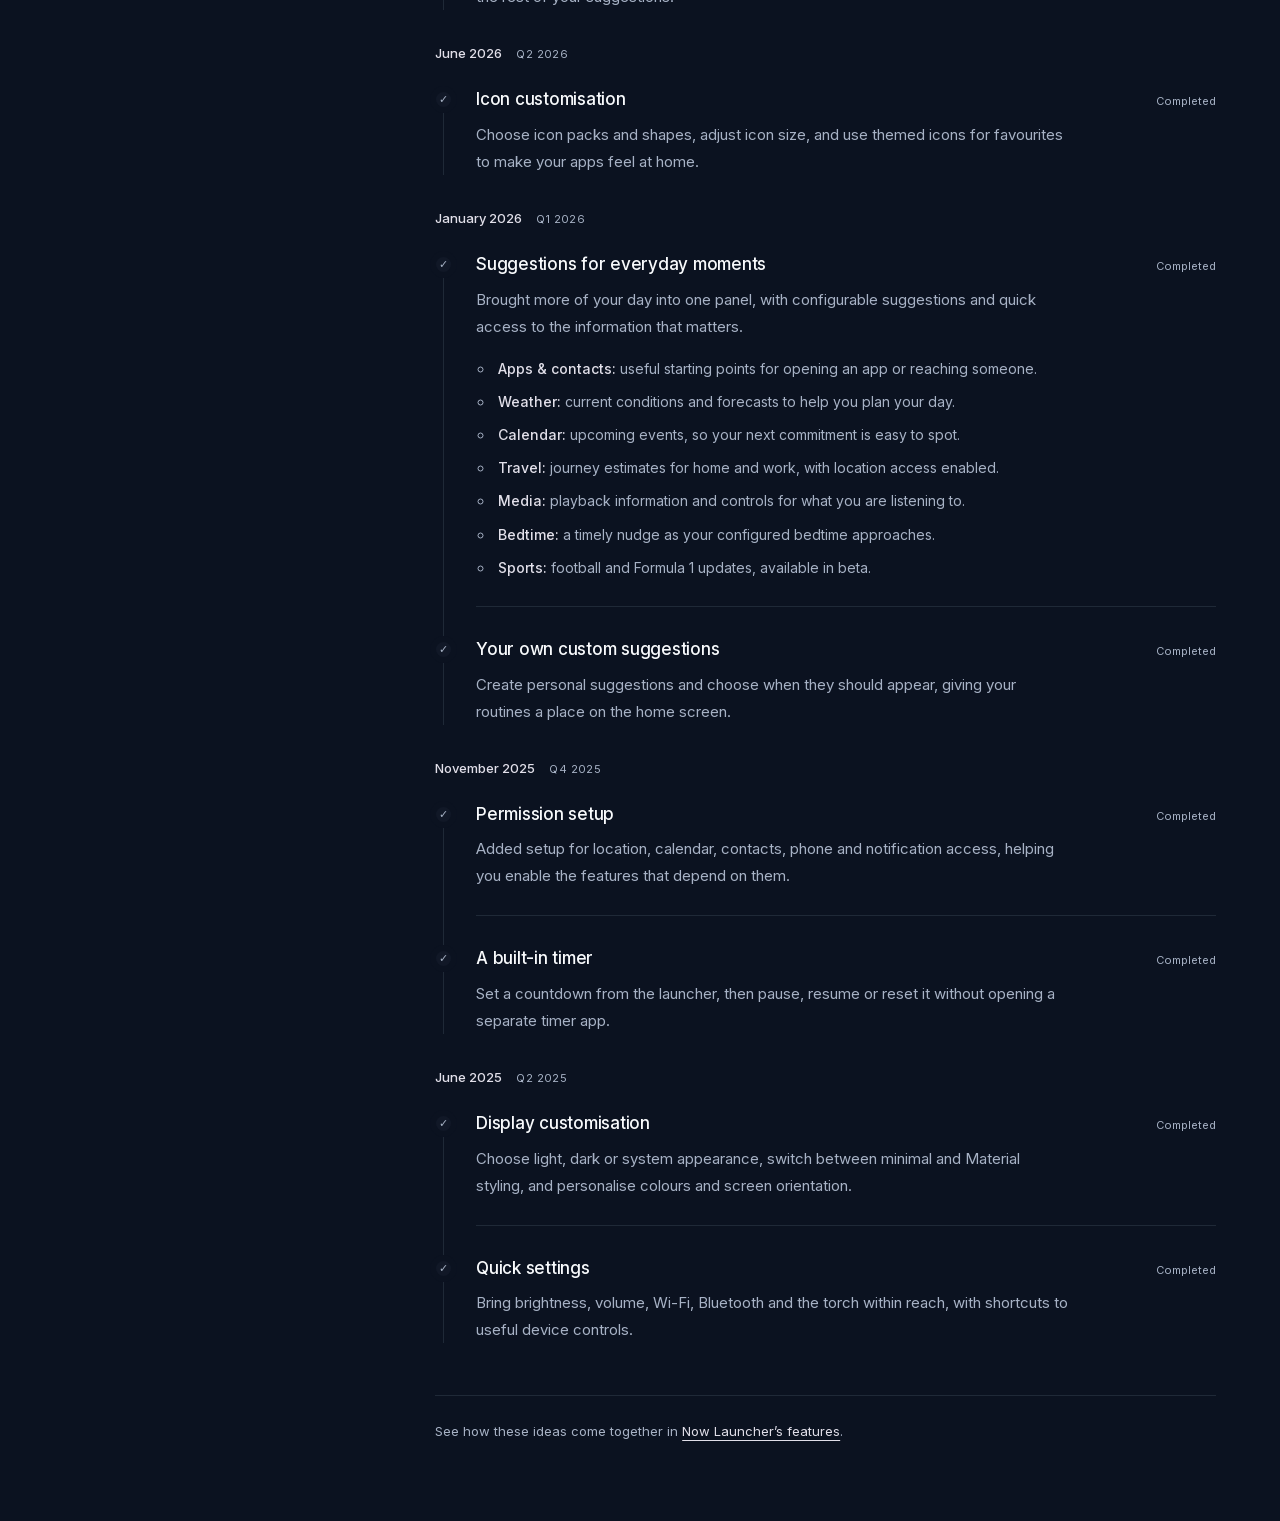
<file: roadmap/index.html>
<!DOCTYPE html>
<html lang="en">
<head>
  <meta charset="UTF-8" />
  <meta name="viewport" content="width=device-width, initial-scale=1.0" />
  <title>Roadmap — Now Launcher</title>
  <meta name="description" content="Now Launcher is live on Google Play. Explore the 1.3.0 feature history, the 1.5.0 release highlights and future plans." />
  <link rel="canonical" href="https://nowlauncher.app/roadmap/" />
  <link rel="icon" type="image/x-icon" href="/assets/favicon.ico">

  <link rel="stylesheet" href="/assets/fonts/fonts.css" />

  <style>
    /* ShadPaletteDark in lib/src/core/settings/theme.dart. */
    :root {
      color-scheme: dark;
      --bg: #0b1220;
      --surface: #050a17;
      --surface-muted: #111827;
      --text-main: #f8fafc;
      --text-muted: #e1dfe9;
      --text-secondary: #a7b2c5;
      --border-subtle: #1f2937;
      --accent: #6366f1;
      --accent-text: #c7d2fe;
    }

    * { box-sizing: border-box; margin: 0; padding: 0; }

    body {
      font-family: "Inter", system-ui, -apple-system, BlinkMacSystemFont, "Segoe UI", sans-serif;
      background: var(--bg);
      color: var(--text-main);
    }

    a { color: inherit; text-decoration: none; }
    a:focus-visible, button:focus-visible {
      outline: 2px solid var(--text-main);
      outline-offset: 5px;
      border-radius: 2px;
    }

    .skip-link {
      position: fixed;
      top: 12px;
      left: 12px;
      padding: 12px 16px;
      background: var(--surface);
      transform: translateY(-160%);
      z-index: 10;
    }
    .skip-link:focus { transform: none; }

    .page {
      min-height: 100vh;
      min-height: 100svh;
      display: grid;
      grid-template-columns: 29% minmax(0, 1fr);
    }

    .site-sidebar {
      min-height: 100vh;
      min-height: 100svh;
      padding: 48px clamp(28px, 5.4vw, 104px);
      border-right: 1px solid var(--border-subtle);
      background: var(--surface);
      display: flex;
      flex-direction: column;
      justify-content: center;
    }

    .brand {
      display: inline-flex;
      align-items: center;
      gap: 4px;
      font-family: "Google Sans", system-ui, sans-serif;
      font-size: clamp(20px, 1.45vw, 26px);
      font-weight: 400;
      letter-spacing: -0.04em;
      white-space: nowrap;
    }

    .brand-now { color: var(--text-main); font-weight: 700; font-style: italic; }
    .brand-launcher { color: var(--text-muted); font-weight: 400; font-style: normal; }

    .logo-icon {
      color: var(--text-muted);
      font-family: "Material Symbols Rounded";
      font-variation-settings: 'FILL' 0, 'wght' 400, 'GRAD' 0, 'opsz' 48;
      font-size: 1em;
      font-weight: 400;
      line-height: 1;
      letter-spacing: normal;
      display: inline-flex;
      align-items: center;
      justify-content: center;
      width: 1em;
      height: 1em;
      flex-shrink: 0;
    }

    .nav { margin-top: clamp(40px, 6vh, 68px); }
    .nav-links { display: flex; flex-direction: column; align-items: flex-start; }
    .nav-links a, .nav-placeholder {
      padding: 4px 0;
      font-size: 16px;
      line-height: 1.5;
      color: var(--text-muted);
    }
    .nav-links a:hover { color: var(--text-main); text-decoration: underline; text-underline-offset: 5px; }
    .nav-links a[aria-current="page"] { color: var(--text-main); font-weight: 600; }
    .nav-toggle { display: none; }

    .site-copyright {
      margin-top: clamp(44px, 7vh, 80px);
      color: var(--text-muted);
      font-size: 11px;
      line-height: 1.7;
    }


    .site-sidebar { position: sticky; top: 0; height: 100vh; height: 100svh; align-self: start; overflow-y: auto; }
    .nav-placeholder { cursor: default; }
    .nav-icon {
      font-family: "Material Symbols Rounded";
      font-variation-settings: 'FILL' 0, 'wght' 400, 'GRAD' 0, 'opsz' 24;
      font-size: 24px;
      font-weight: 400;
      line-height: 1;
      letter-spacing: normal;
      display: block;
      width: 24px;
      height: 24px;
    }

    @media (max-width: 1199px) {
      .page { grid-template-columns: 24% minmax(0, 1fr); }
      .site-sidebar { padding-inline: 24px; }
      .brand { gap: 4px; font-size: 20px; }
    }
    @media (max-width: 900px) {
      .page { display: flex; flex-direction: column; }
      .site-sidebar { display: contents; }
      .sidebar-content {
        padding: 20px clamp(24px, 5vw, 40px);
        border-bottom: 1px solid var(--border-subtle);
        background: var(--surface);
        display: flex;
        align-items: center;
        justify-content: space-between;
        flex-wrap: wrap;
        gap: 12px;
      }
      .brand { font-size: 22px; }
      .nav { width: 100%; margin: 0; }
      .nav-links { padding-top: 8px; }
      .nav-links a, .nav-placeholder { width: 100%; }
      .nav-ready .nav-toggle {
        display: inline-flex;
        align-items: center;
        justify-content: center;
        min-width: 44px;
        min-height: 44px;
        border: 0;
        background: transparent;
        color: var(--text-main);
        font: inherit;
        cursor: pointer;
      }
      .nav-ready .nav-links { display: none; }
      .nav-ready .nav-links.is-open { display: flex; }
      .nav-ready .nav:has(.nav-links:not(.is-open)) { display: none; }
      main { flex: 1; }
      .site-copyright { order: 3; margin: 0; padding: 20px 24px 28px; text-align: center; }
    }
    @media (max-width: 480px) {
      .sidebar-content { padding: 16px 24px; }
      .brand { font-size: 20px; gap: 4px; }
    }


    html { scroll-behavior: smooth; }
    main { min-width: 0; }
    .roadmap-page {
      width: 100%;
      max-width: 1280px;
      margin-inline: auto;
      padding: clamp(64px, 6vw, 112px) clamp(32px, 5vw, 112px);
      font-size: 15px;
      line-height: 1.8;
      overflow-wrap: anywhere;
    }
    .page-label {
      display: inline-block;
      margin-bottom: 48px;
      padding: 8px 12px;
      background: var(--surface-muted);
      font-size: 12px;
      font-weight: 500;
      line-height: 1.5;
      text-transform: uppercase;
      letter-spacing: 0.02em;
      color: var(--text-muted);
    }
    .roadmap-header { padding-bottom: 32px; border-bottom: 1px solid var(--border-subtle); }
    .reading-title {
      margin-bottom: 14px;
      font-family: "Google Sans", system-ui, sans-serif;
      font-size: clamp(28px, 3vw, 40px);
      line-height: 1.25;
      font-weight: 400;
      letter-spacing: -0.025em;
    }
    .reading-deck { max-width: 56ch; color: var(--text-muted); font-size: 16px; }
    .roadmap-note {
      margin-top: 28px;
      padding: 18px 20px;
      border-left: 2px solid var(--accent);
      background: linear-gradient(110deg, #1e1b4b66, #11182788);
      color: var(--text-muted);
      font-size: 14px;
      line-height: 1.8;
    }
    .roadmap-note strong { color: var(--text-main); font-weight: 500; }
    .roadmap-meta { display: flex; align-items: center; justify-content: space-between; flex-wrap: wrap; gap: 14px 24px; margin-top: 24px; font-size: 12px; }
    .last-updated { color: var(--text-secondary); }
    .jump-links { display: flex; flex-wrap: wrap; gap: 20px; }
    .jump-links a { color: var(--accent-text); text-underline-offset: 5px; }
    .jump-links a:hover { text-decoration: underline; }
    .roadmap-section { margin-top: 52px; scroll-margin-top: 28px; }
    .section-heading { display: flex; align-items: baseline; justify-content: space-between; flex-wrap: wrap; gap: 8px 20px; margin-bottom: 30px; }
    .section-heading h2 { font-size: 18px; font-weight: 500; letter-spacing: -0.02em; }
    .section-heading p { color: var(--text-secondary); font-size: 12px; }
    .timeline { list-style: none; margin-left: 8px; padding: 0 0 0 32px; border-left: 1px solid var(--border-subtle); }
    .timeline > li { position: relative; padding-bottom: 30px; }
    .timeline > li:last-child { padding-bottom: 0; }
    .timeline > li::before {
      content: "";
      position: absolute;
      left: -38px;
      top: 8px;
      width: 11px;
      height: 11px;
      border: 2px solid var(--accent);
      border-radius: 50%;
      background: var(--bg);
      box-shadow: 0 0 0 6px var(--bg);
    }
    .timeline-upcoming { border-image: linear-gradient(var(--accent), var(--border-subtle)) 1; }
    .timeline-upcoming > li:first-child::before { background: var(--accent); box-shadow: 0 0 0 6px var(--bg), 0 0 24px #6366f155; }
    .milestone { padding: 0 0 26px; border-bottom: 1px solid var(--border-subtle); }
    .timeline > li:last-child .milestone { border-bottom: 0; padding-bottom: 0; }
    .milestone-top { display: flex; align-items: baseline; justify-content: space-between; gap: 12px 20px; margin-bottom: 8px; }
    .milestone :is(h3, h4) { color: var(--text-main); font-size: 17px; font-weight: 500; line-height: 1.5; letter-spacing: -0.015em; }
    .milestone p { color: var(--text-secondary); max-width: 66ch; }
    .status { flex-shrink: 0; color: var(--accent-text); font-size: 11px; line-height: 1.8; }
    .completed-intro { margin-bottom: 32px; color: var(--text-secondary); font-size: 13px; }
    .period-group + .completed-intro { margin-top: 32px; }
    .period-group + .period-group { margin-top: 32px; }
    .period { display: flex; flex-wrap: wrap; align-items: baseline; gap: 8px 14px; margin-bottom: 22px; }
    .period h3 { font-size: 13px; font-weight: 500; color: var(--text-muted); }
    .period span { font-size: 11px; letter-spacing: 0.04em; color: var(--text-secondary); }
    .timeline-completed > li::before { content: "✓"; display: grid; place-items: center; left: -40px; top: 5px; width: 15px; height: 15px; border: 0; background: var(--surface-muted); color: var(--text-secondary); font-size: 11px; line-height: 1; }
    .timeline-completed .status { color: var(--text-secondary); }
    .suggestion-list { margin-top: 16px; padding-left: 18px; color: var(--text-secondary); font-size: 14px; }
    .suggestion-list li { padding-left: 4px; margin-bottom: 8px; }
    .suggestion-list li:last-child { margin-bottom: 0; }
    .suggestion-list strong { color: var(--text-muted); font-weight: 500; }
    .roadmap-footer { border-top: 1px solid var(--border-subtle); margin-top: 52px; padding-top: 24px; font-size: 13px; color: var(--text-secondary); }
    .roadmap-footer a { color: var(--text-muted); text-decoration: underline; text-underline-offset: 4px; }
    @media (max-width: 900px) {
      .roadmap-page { padding: 48px clamp(24px, 6vw, 48px); }
      .page-label { margin-bottom: 36px; }
    }
    @media (max-width: 480px) {
      .roadmap-page { padding-top: 36px; font-size: 14px; }
      .reading-deck { font-size: 15px; }
      .roadmap-note { padding: 16px; font-size: 13px; }
      .roadmap-section { margin-top: 40px; }
      .timeline { padding-left: 24px; }
      .timeline > li::before { left: -30px; }
      .timeline-completed > li::before { left: -32px; }
      .milestone-top { flex-direction: column; gap: 4px; }
      .milestone :is(h3, h4) { font-size: 16px; }
      .suggestion-list { font-size: 13px; }
    }
    @media (prefers-reduced-motion: reduce) { html { scroll-behavior: auto; } }
  </style>
    <link rel="stylesheet" href="/assets/site-navigation.css" />
</head>
<body>
  <a class="skip-link" href="#main">Skip to content</a>
  <div class="page">
    <aside class="site-sidebar" aria-label="Site navigation">
      <div class="sidebar-content">
        <a class="brand" href="/" aria-label="Now Launcher home">
          <span class="logo-icon" aria-hidden="true">bolt</span>
          <span><span class="brand-now">Now</span> <span class="brand-launcher">Launcher</span></span>
        </a>
        <button class="nav-toggle" type="button" aria-controls="primary-links" aria-expanded="false" aria-label="Open navigation"><span class="nav-icon" aria-hidden="true">menu</span></button>
        <nav class="nav" aria-label="Primary navigation">
          <div class="nav-links" id="primary-links">
            <a href="/">Home</a>
            <a href="/introduction">Introduction</a>
            <a href="/features">Features</a>
                        <a href="/gallery/">Gallery</a>
            <a href="/roadmap" aria-current="page">Roadmap</a>
            <a href="/privacy">Privacy</a>
            <a href="/terms">Terms of Service</a>
                        <a class="nav-social" href="https://x.com/nowlauncher" target="_blank" rel="noopener noreferrer" aria-label="Now Launcher on X (opens in a new tab)"><svg viewBox="0 0 24 24" fill="currentColor" aria-hidden="true"><path d="M18.9 2H22l-6.8 7.8L23.2 22h-6.3L12 14.6 5.5 22H2.3l7.5-8.6L.8 2h6.5l5.4 7.1L18.9 2Zm-1.1 18h1.7L6.4 3.9H4.6L17.8 20Z"/></svg><span>@nowlauncher</span></a>
          </div>
        </nav>
      </div>
      <footer class="site-copyright">© <span id="year">2026</span> TIGERSTORM LIMITED</footer>
    </aside>

    <main id="main" tabindex="-1">
      <article class="roadmap-page" aria-labelledby="roadmap-heading">
        <h1 class="page-label" id="roadmap-heading">Roadmap</h1>
        <header class="roadmap-header">
          <h2 class="reading-title">What’s next for Now Launcher.</h2>
          <p class="reading-deck">Now Launcher is available now on Google Play. Explore the release highlights and what we want to build next.</p>
          <aside class="roadmap-note" aria-label="About these plans">
            <p><strong>A direction, rather than a promise.</strong> We want to deliver everything on this roadmap, but it may not always be possible. Priorities can change, ideas may evolve, and some features may never arrive. Upcoming items have no confirmed release dates.</p>
          </aside>
          <div class="roadmap-meta">
            <p class="last-updated">Last updated <time datetime="2026-11-20">20 November 2026</time></p>
            <nav class="jump-links" aria-label="Roadmap sections">
              <a href="#upcoming">Looking ahead</a>
              <a href="#releases">Release highlights</a>
              <a href="#completed">Completed milestones</a>
            </nav>
          </div>
        </header>

        <section class="roadmap-section" id="upcoming" aria-labelledby="upcoming-heading">
          <header class="section-heading">
            <h2 id="upcoming-heading">Looking ahead</h2>
            <p>Planned · timing to be confirmed</p>
          </header>
          <ol class="timeline timeline-upcoming">
            <li>
              <article class="milestone">
                <div class="milestone-top"><h3>More suggestion types</h3><span class="status">Planned</span></div>
                <p>Explore more ways to bring useful information and actions to your home screen, with new suggestion types that earn their place in your day.</p>
              </article>
            </li>
            <li>
              <article class="milestone">
                <div class="milestone-top"><h3>Better battery efficiency</h3><span class="status">Planned</span></div>
                <p>Reduce unnecessary background work and refreshes so suggestions stay useful while asking less of your battery.</p>
              </article>
            </li>
            <li>
              <article class="milestone">
                <div class="milestone-top"><h3>A smarter suggestion visibility cycle</h3><span class="status">Planned</span></div>
                <p>Refine when suggestions appear, how long they remain visible and when they return, so the panel feels timely without becoming repetitive.</p>
              </article>
            </li>
            <li>
              <article class="milestone">
                <div class="milestone-top"><h3>Lifetime access</h3><span class="status">Planned</span></div>
                <p>Update billing to support a lifetime purchase option, with clearer choices alongside recurring subscriptions.</p>
              </article>
            </li>
            <li>
              <article class="milestone">
                <div class="milestone-top"><h3>Lights Out dark mode</h3><span class="status">Planned</span></div>
                <p>Add a deeper, near-black theme for a quieter home screen at night and for anyone who prefers a darker display.</p>
              </article>
            </li>
            <li>
              <article class="milestone">
                <div class="milestone-top"><h3>More robust app-closing animations</h3><span class="status">Planned</span></div>
                <p>Improve the transition back to the home screen across different apps and navigation gestures, with more consistent motion and fewer visual interruptions.</p>
              </article>
            </li>
          </ol>
        </section>

        <section class="roadmap-section" id="releases" aria-labelledby="releases-heading">
          <header class="section-heading">
            <h2 id="releases-heading">Release highlights</h2>
            <p>Available on <a href="https://play.google.com/store/apps/details?id=com.tigerstorm.home">Google Play</a></p>
          </header>
          <section class="period-group" aria-labelledby="release-150">
            <header class="period"><h3 id="release-150">1.5.0</h3><span>Completed · live on Google Play</span></header>
            <ol class="timeline timeline-completed">
              <li><article class="milestone">
                <div class="milestone-top"><h4>Search that helps you take action</h4><span class="status">Completed</span></div>
                <p>Preview your agenda, reminders, events and directions before taking action. Pro adds football and Formula 1 results.</p>
                <p>Ask Now opens your chosen AI service only when you choose; nothing is sent while you type.</p>
              </article></li>
              <li><article class="milestone">
                <div class="milestone-top"><h4>More control over Sections</h4><span class="status">Completed</span></div>
                <p>Preview layouts and manage favourites, calendars and your preferred media app in dedicated settings.</p>
                <p>Visibility is separate for Sections and Suggestions; calendar and media preferences are shared.</p>
              </article></li>
              <li><article class="milestone">
                <div class="milestone-top"><h4>A more personal home screen</h4><span class="status">Completed</span></div>
                <p>Pro adds images to Text Only Suggestions. Enjoy new Classic colours and weather for your current or chosen location.</p>
              </article></li>
              <li><article class="milestone">
                <div class="milestone-top"><h4>Everyday refinements</h4><span class="status">Completed</span></div>
                <p>Smoother reminder dismissal, section editing and app-return transitions, plus optional update prompts.</p>
              </article></li>
            </ol>
          </section>
          <p class="completed-intro">Version 1.4.0 was an unreleased layout experiment. Version 1.5.0 followed 1.3.0 in production.</p>
          <section class="period-group" aria-labelledby="release-130">
            <header class="period"><h3 id="release-130">1.3.0</h3><span>Production feature history</span></header>
            <ol class="timeline timeline-completed">
              <li><article class="milestone">
                <div class="milestone-top"><h4>Sections and Suggestions</h4><span class="status">Completed</span></div>
                <p>Free offers ordered Sections; Pro adds contextual Suggestions. Both include All Apps and Private Space on supported devices.</p>
              </article></li>
              <li><article class="milestone">
                <div class="milestone-top"><h4>An easier start and a personal style</h4><span class="status">Completed</span></div>
                <p>Get started with guided setup and Explore. Choose your search engine, optional online suggestions, fonts and icons.</p>
              </article></li>
              <li><article class="milestone">
                <div class="milestone-top"><h4>Reminders and your own Suggestions</h4><span class="status">Completed</span></div>
                <p>Manage reminders with subtasks and Undo. Pro adds custom text and action Suggestions with schedules and repeats.</p>
              </article></li>
            </ol>
          </section>
        </section>

        <section class="roadmap-section" id="completed" aria-labelledby="completed-heading">
          <header class="section-heading">
            <h2 id="completed-heading">Already part of Now Launcher</h2>
            <p>Newest milestones first</p>
          </header>
          <p class="completed-intro">A look back at completed features. Months and quarters are approximate completion periods, rather than exact release dates.</p>

          <section class="period-group" aria-labelledby="period-0">
            <header class="period"><h3 id="period-0">September 2026</h3><span>Q3 2026</span></header>
            <ol class="timeline timeline-completed">
            <li>
              <article class="milestone">
                <div class="milestone-top"><h4>More organised reminders</h4><span class="status">Completed</span></div>
                <p>Added tags and improved sorting, including overdue groupings, to make your reminders easier to find and act on.</p>
              </article>
            </li>
            </ol>
          </section>

          <section class="period-group" aria-labelledby="period-1">
            <header class="period"><h3 id="period-1">August 2026</h3><span>Q3 2026</span></header>
            <ol class="timeline timeline-completed">
            <li>
              <article class="milestone">
                <div class="milestone-top"><h4>Reminders added</h4><span class="status">Completed</span></div>
                <p>Create reminders with due dates and notifications, and see relevant tasks alongside the rest of your suggestions.</p>
              </article>
            </li>
            </ol>
          </section>

          <section class="period-group" aria-labelledby="period-2">
            <header class="period"><h3 id="period-2">June 2026</h3><span>Q2 2026</span></header>
            <ol class="timeline timeline-completed">
            <li>
              <article class="milestone">
                <div class="milestone-top"><h4>Icon customisation</h4><span class="status">Completed</span></div>
                <p>Choose icon packs and shapes, adjust icon size, and use themed icons for favourites to make your apps feel at home.</p>
              </article>
            </li>
            </ol>
          </section>

          <section class="period-group" aria-labelledby="period-3">
            <header class="period"><h3 id="period-3">January 2026</h3><span>Q1 2026</span></header>
            <ol class="timeline timeline-completed">
            <li>
              <article class="milestone">
                <div class="milestone-top"><h4>Suggestions for everyday moments</h4><span class="status">Completed</span></div>
                <p>Brought more of your day into one panel, with configurable suggestions and quick access to the information that matters.</p>
                <ul class="suggestion-list">
                  <li><strong>Apps &amp; contacts:</strong> useful starting points for opening an app or reaching someone.</li>
                  <li><strong>Weather:</strong> current conditions and forecasts to help you plan your day.</li>
                  <li><strong>Calendar:</strong> upcoming events, so your next commitment is easy to spot.</li>
                  <li><strong>Travel:</strong> journey estimates for home and work, with location access enabled.</li>
                  <li><strong>Media:</strong> playback information and controls for what you are listening to.</li>
                  <li><strong>Bedtime:</strong> a timely nudge as your configured bedtime approaches.</li>
                  <li><strong>Sports:</strong> football and Formula 1 updates, available in beta.</li>
                </ul>
              </article>
            </li>
            <li>
              <article class="milestone">
                <div class="milestone-top"><h4>Your own custom suggestions</h4><span class="status">Completed</span></div>
                <p>Create personal suggestions and choose when they should appear, giving your routines a place on the home screen.</p>
              </article>
            </li>
            </ol>
          </section>

          <section class="period-group" aria-labelledby="period-4">
            <header class="period"><h3 id="period-4">November 2025</h3><span>Q4 2025</span></header>
            <ol class="timeline timeline-completed">
            <li>
              <article class="milestone">
                <div class="milestone-top"><h4>Permission setup</h4><span class="status">Completed</span></div>
                <p>Added setup for location, calendar, contacts, phone and notification access, helping you enable the features that depend on them.</p>
              </article>
            </li>
            <li>
              <article class="milestone">
                <div class="milestone-top"><h4>A built-in timer</h4><span class="status">Completed</span></div>
                <p>Set a countdown from the launcher, then pause, resume or reset it without opening a separate timer app.</p>
              </article>
            </li>
            </ol>
          </section>

          <section class="period-group" aria-labelledby="period-5">
            <header class="period"><h3 id="period-5">June 2025</h3><span>Q2 2025</span></header>
            <ol class="timeline timeline-completed">
            <li>
              <article class="milestone">
                <div class="milestone-top"><h4>Display customisation</h4><span class="status">Completed</span></div>
                <p>Choose light, dark or system appearance, switch between minimal and Material styling, and personalise colours and screen orientation.</p>
              </article>
            </li>
            <li>
              <article class="milestone">
                <div class="milestone-top"><h4>Quick settings</h4><span class="status">Completed</span></div>
                <p>Bring brightness, volume, Wi-Fi, Bluetooth and the torch within reach, with shortcuts to useful device controls.</p>
              </article>
            </li>
            </ol>
          </section>

        </section>

        <footer class="roadmap-footer">
          <p>See how these ideas come together in <a href="/features">Now Launcher’s features</a>.</p>
        </footer>
      </article>
    </main>
  </div>

  <script>
    document.getElementById('year').textContent = new Date().getFullYear();
    const toggle = document.querySelector('.nav-toggle');
    const links = document.getElementById('primary-links');
    const mobile = window.matchMedia('(max-width: 900px)');
    document.documentElement.classList.add('nav-ready');

    function setNavigation(open) {
      links.classList.toggle('is-open', open);
      toggle.setAttribute('aria-expanded', String(open));
      toggle.setAttribute('aria-label', open ? 'Close navigation' : 'Open navigation');
      toggle.querySelector('.nav-icon').textContent = open ? 'close' : 'menu';
    }

    toggle.addEventListener('click', () => setNavigation(toggle.getAttribute('aria-expanded') !== 'true'));
    links.addEventListener('click', event => {
      if (event.target.closest('a')) setNavigation(false);
    });
    document.addEventListener('keydown', event => {
      if (event.key === 'Escape' && toggle.getAttribute('aria-expanded') === 'true') {
        setNavigation(false);
        toggle.focus();
      }
    });
    mobile.addEventListener('change', () => {
      if (mobile.matches && links.contains(document.activeElement)) toggle.focus();
      if (!mobile.matches && document.activeElement === toggle) links.querySelector('a').focus();
      setNavigation(false);
    });
  </script>
</body>
</html>
</file>
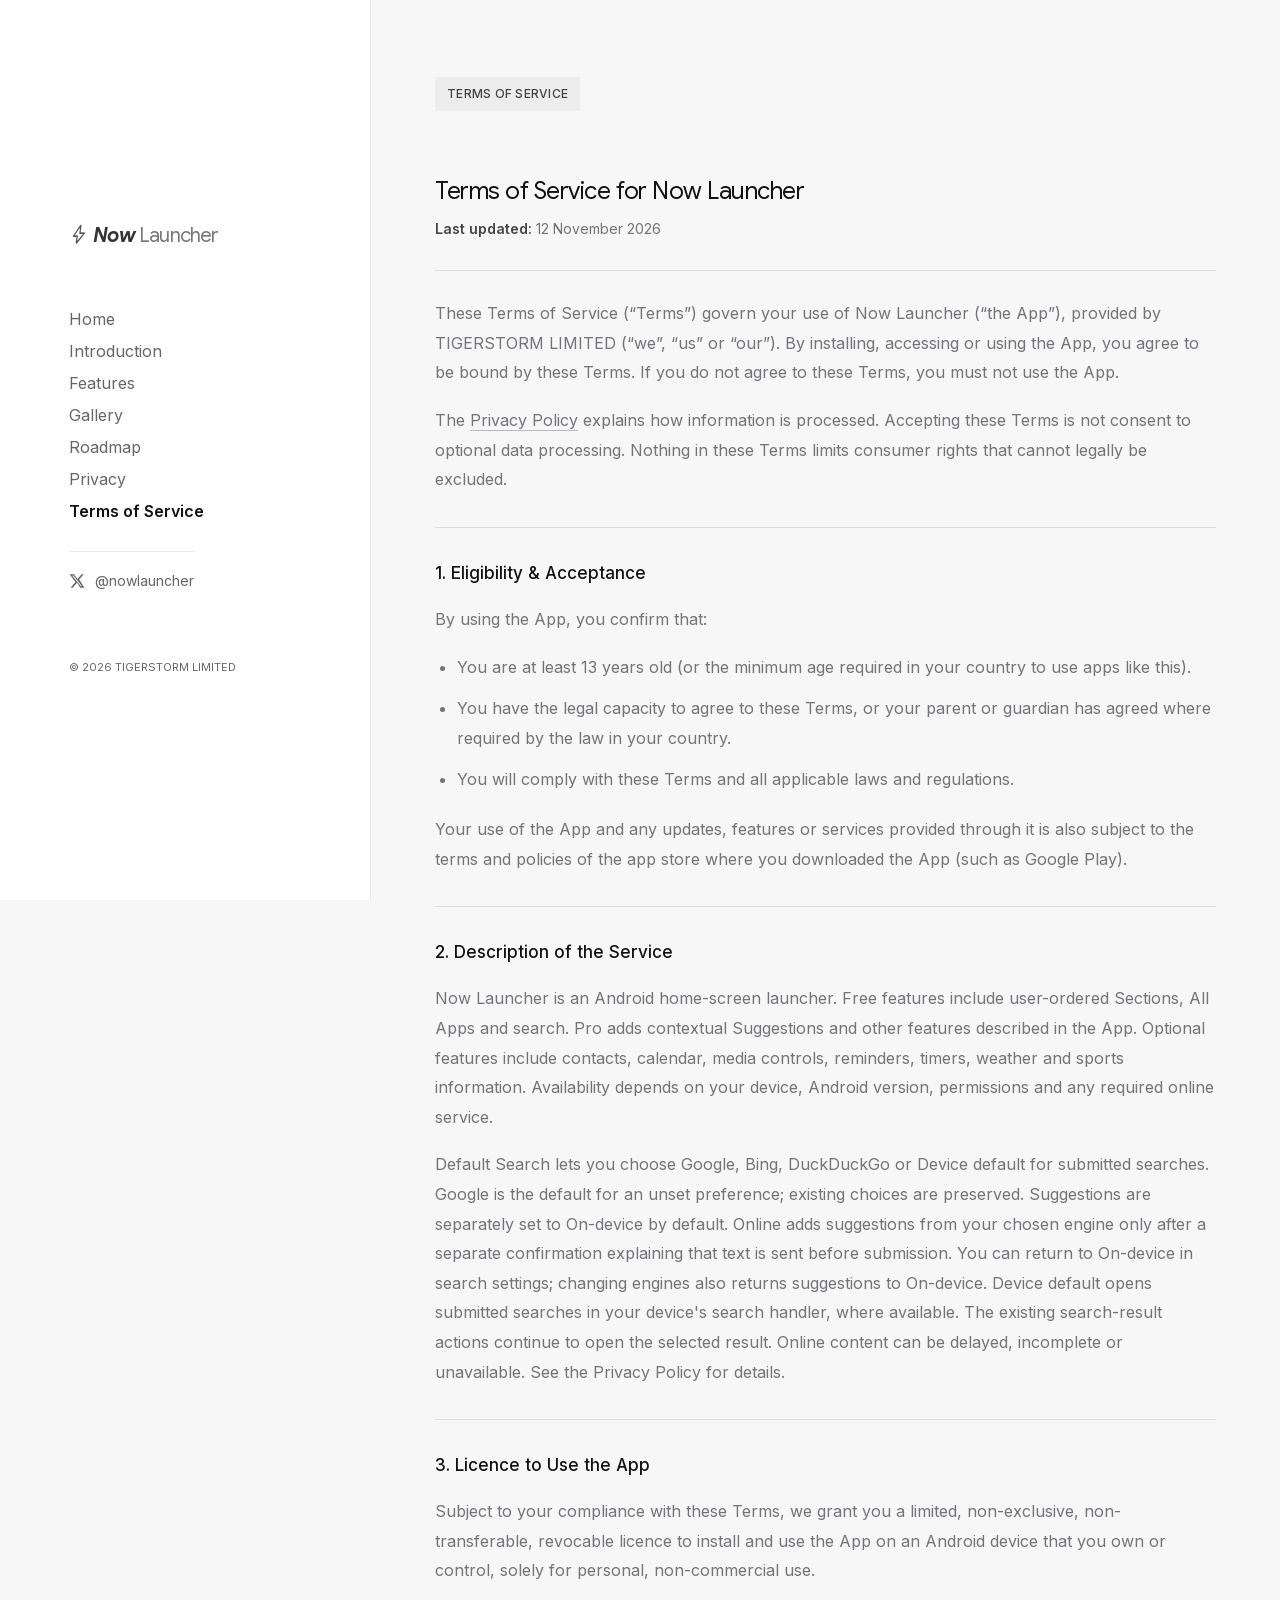
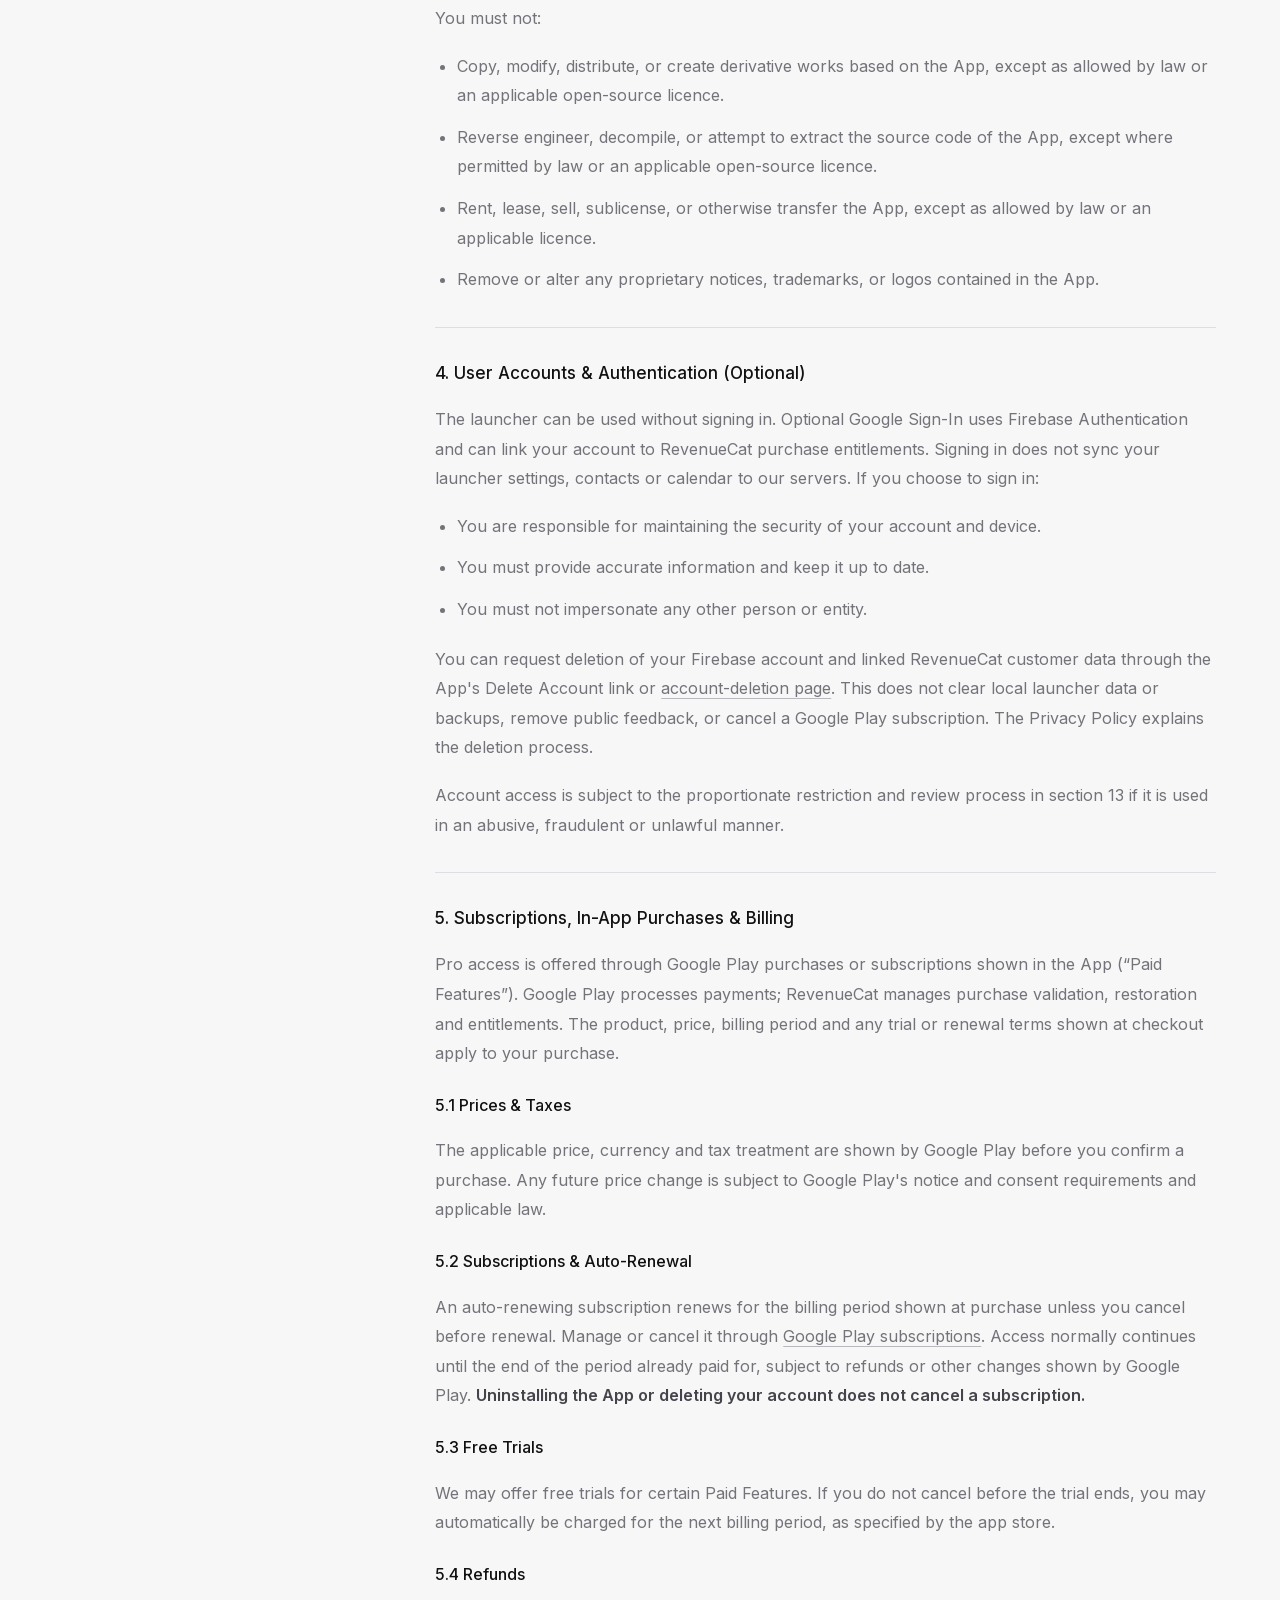
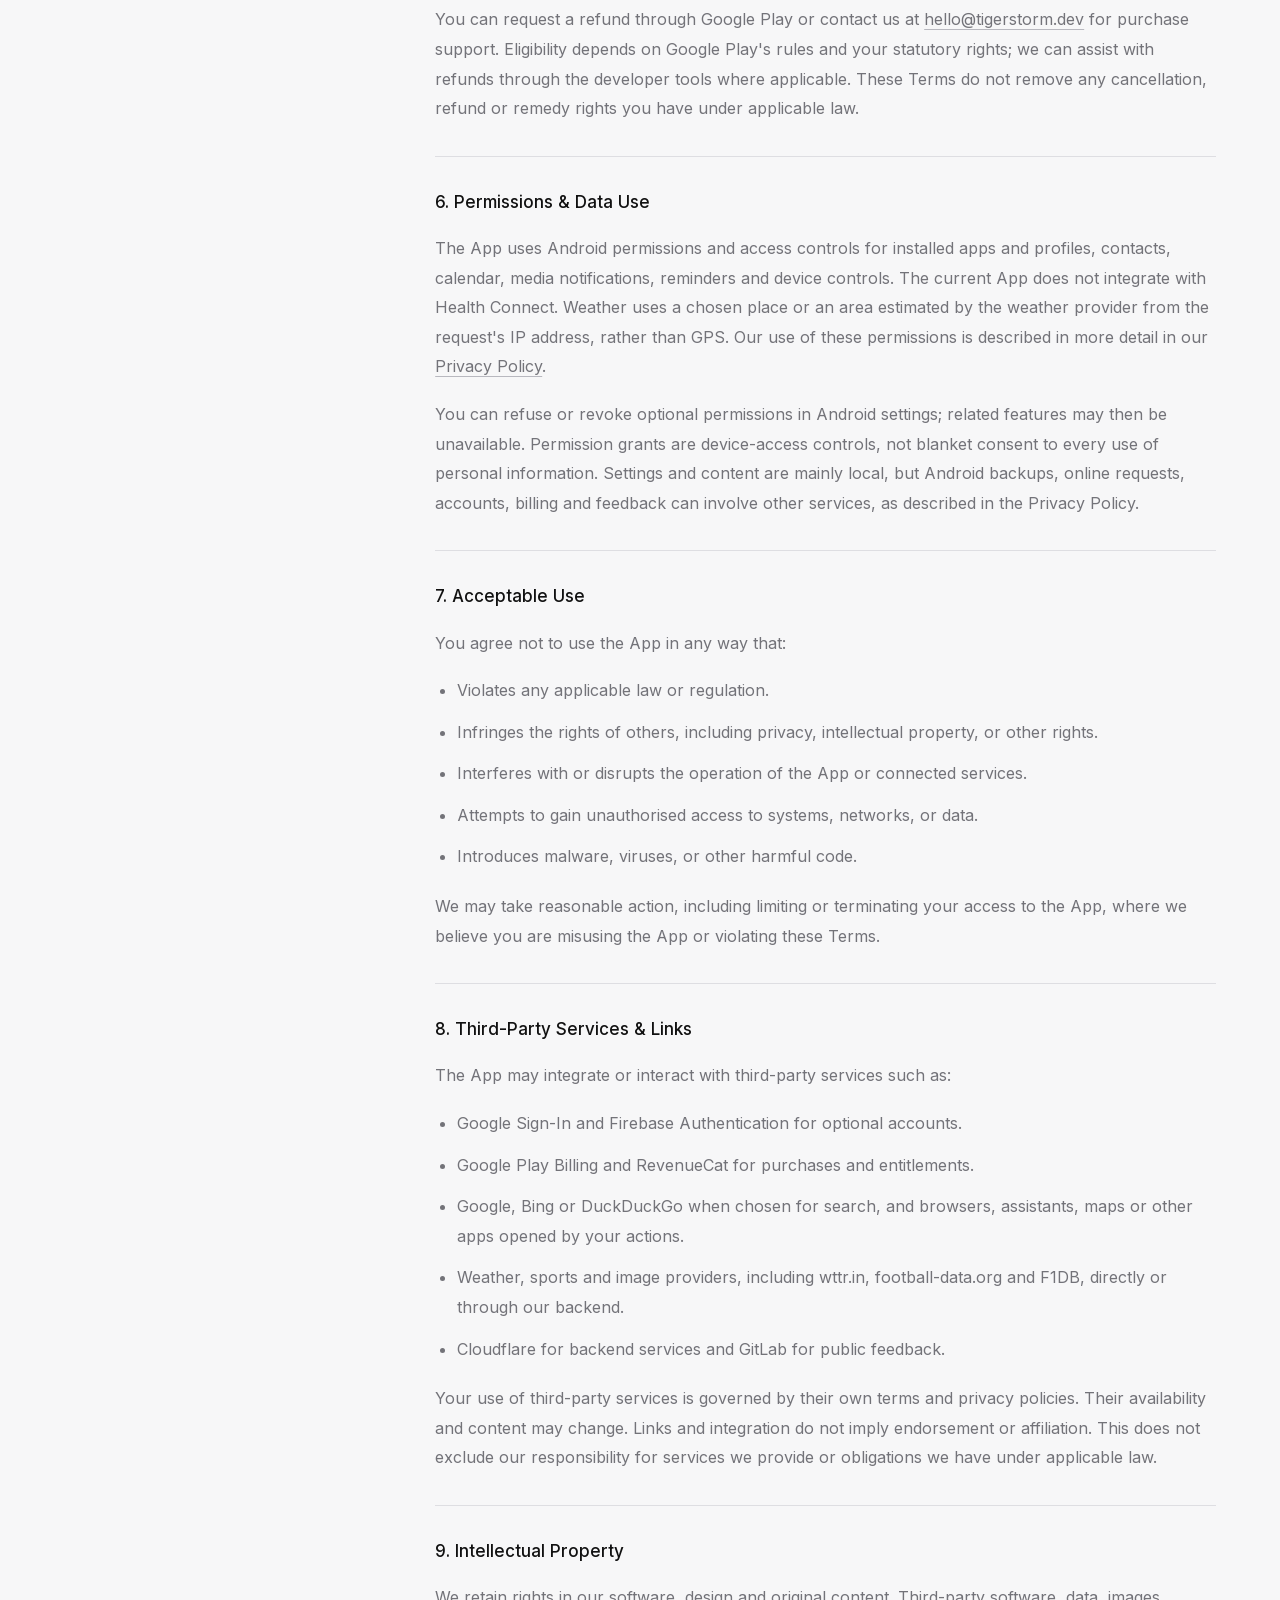
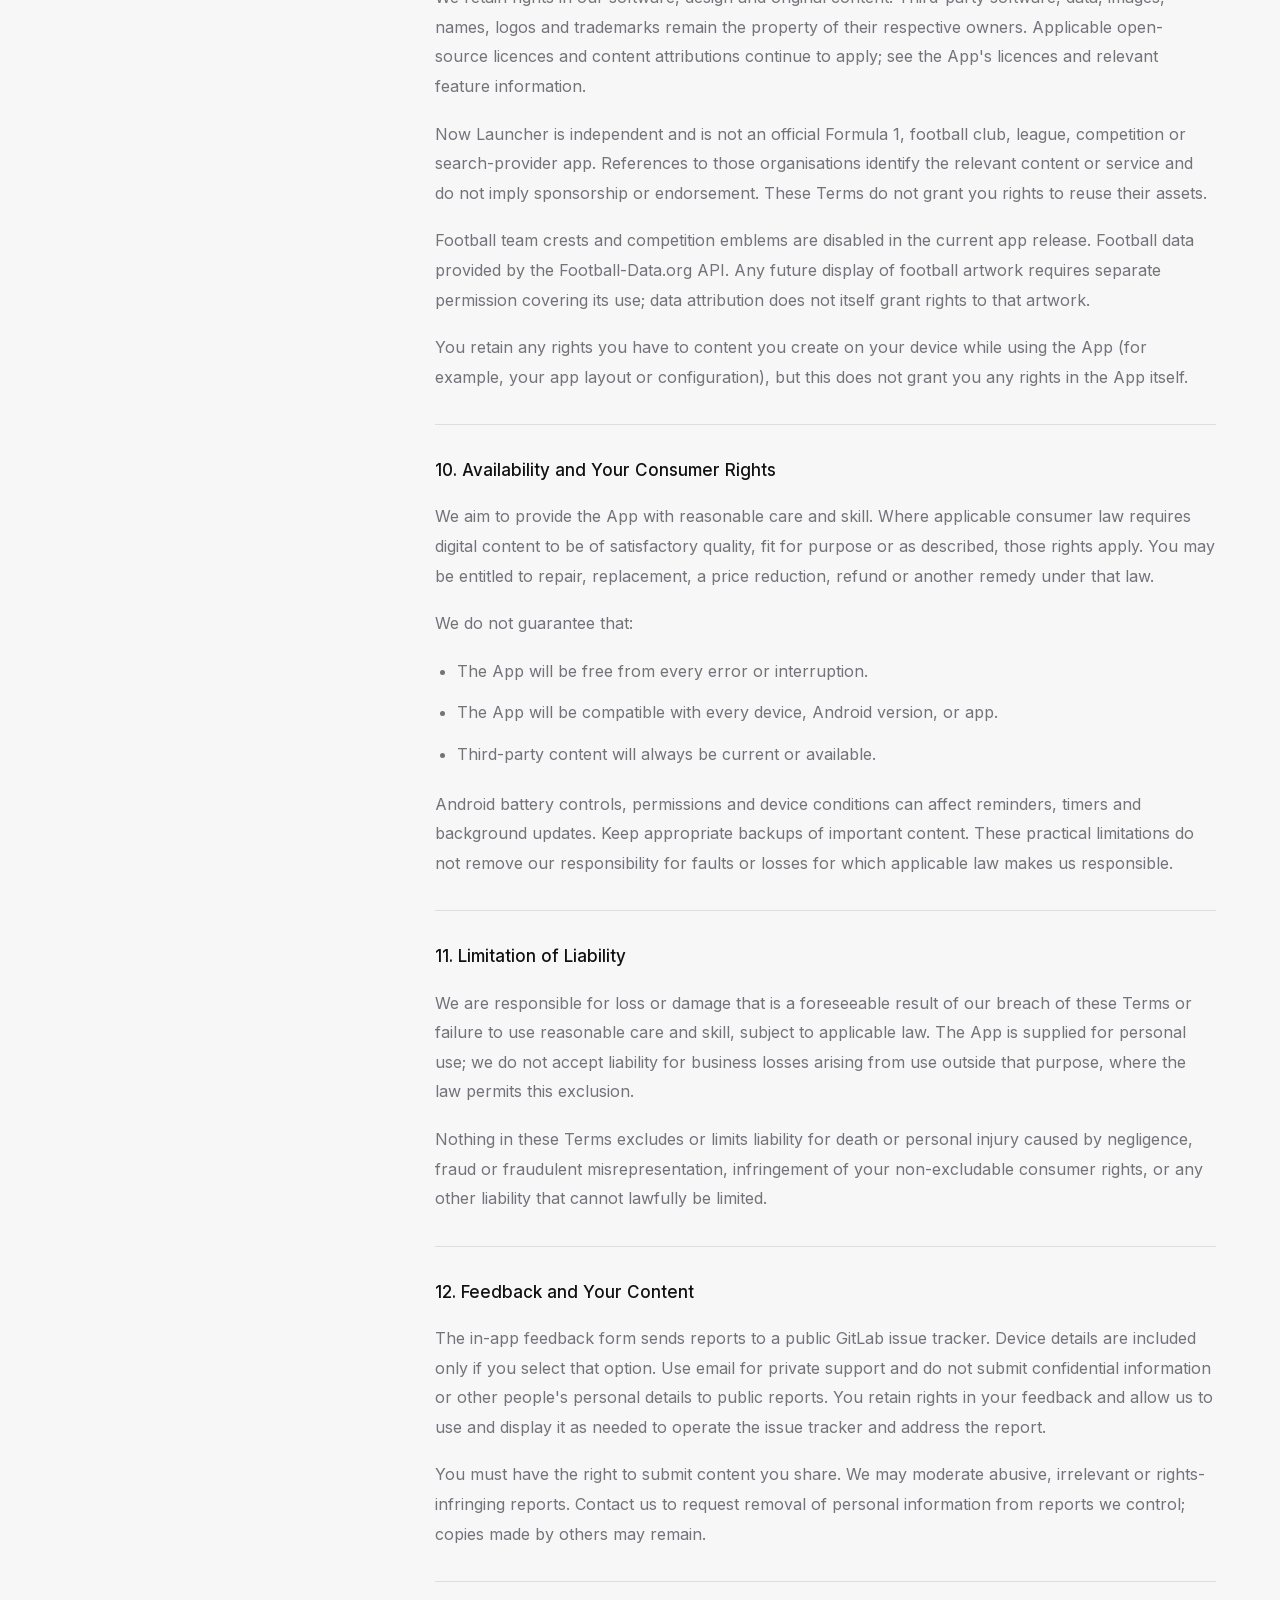
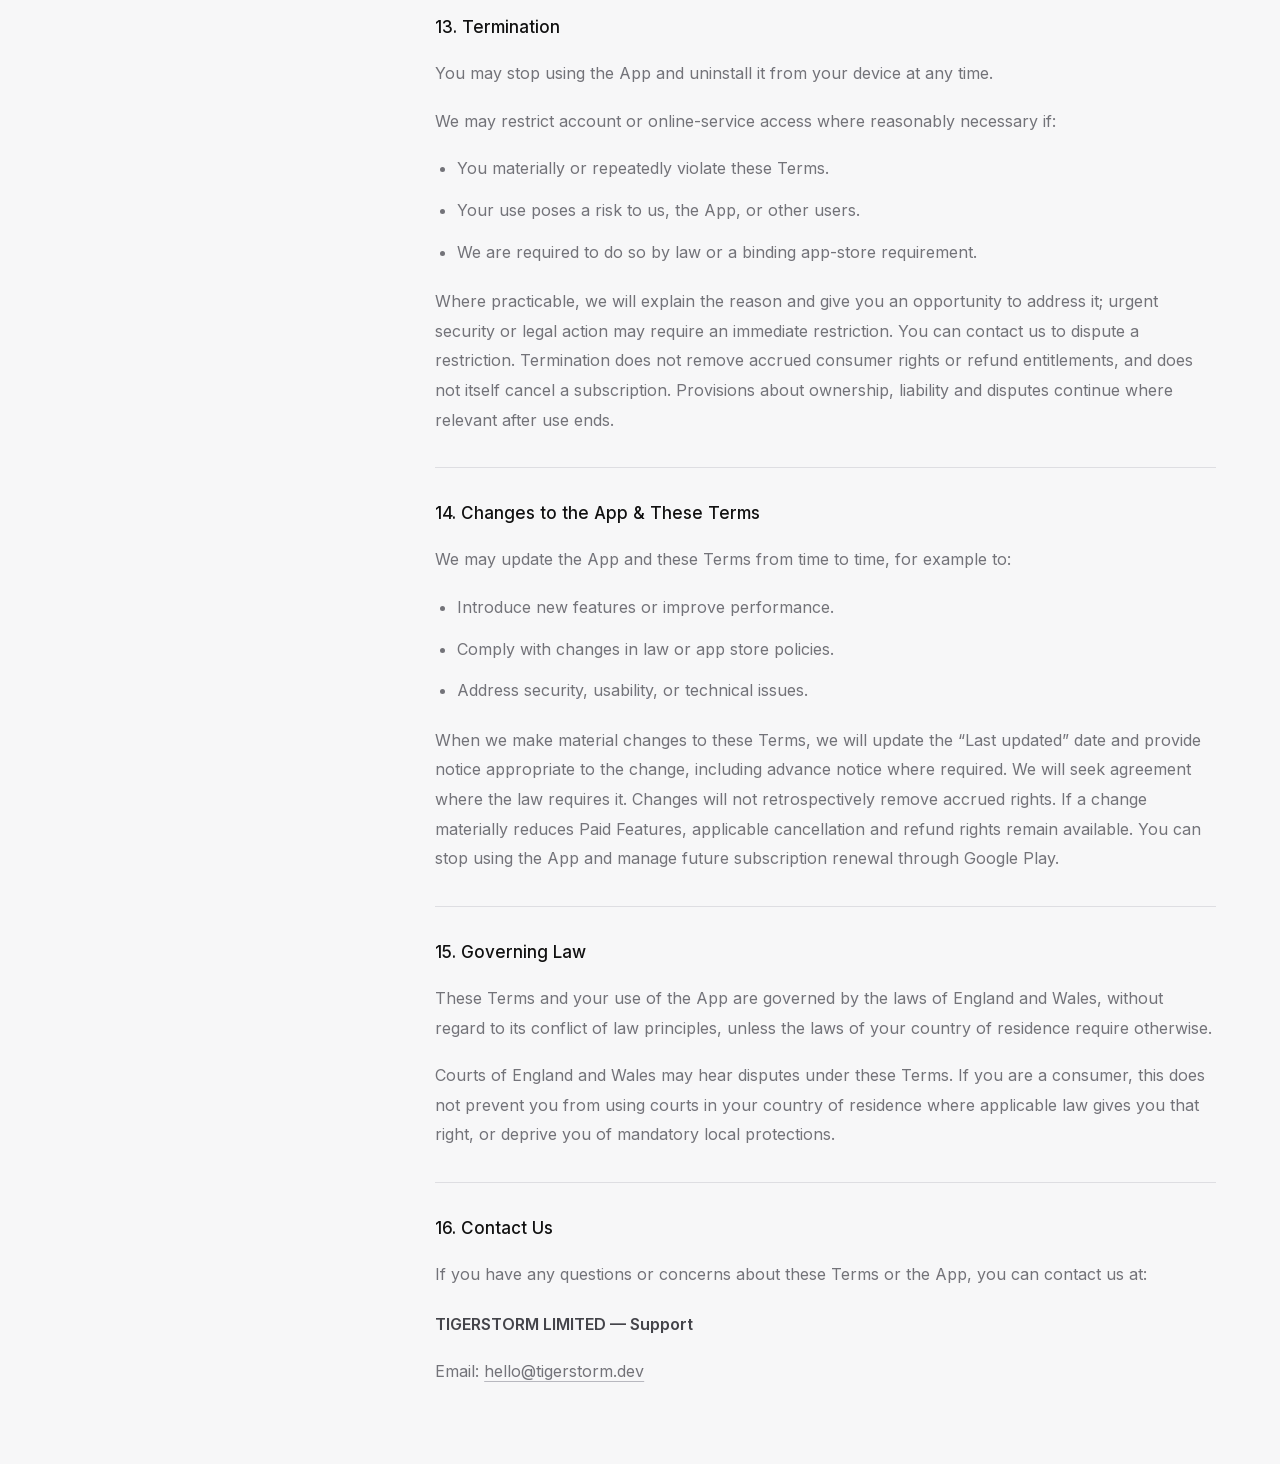
<file: terms/index.html>
<!DOCTYPE html>
<html lang="en">
<head>
  <meta charset="UTF-8" />
  <meta name="viewport" content="width=device-width, initial-scale=1.0" />
  <title>Terms of Service — Now Launcher</title>
  <link rel="icon" type="image/x-icon" href="/assets/favicon.ico">

  <link rel="stylesheet" href="/assets/fonts/fonts.css" />

  <style>
    :root {
      --bg: #f7f7f8;
      --text-main: #111111;
      --text-muted: #65656b;
      --border-subtle: #e9e9ec;
    }

    * { box-sizing: border-box; margin: 0; padding: 0; }

    body {
      font-family: "Inter", system-ui, -apple-system, BlinkMacSystemFont, "Segoe UI", sans-serif;
      background: var(--bg);
      color: var(--text-main);
    }

    a { color: inherit; text-decoration: none; }
    a:focus-visible, button:focus-visible {
      outline: 2px solid var(--text-main);
      outline-offset: 5px;
      border-radius: 2px;
    }

    .skip-link {
      position: fixed;
      top: 12px;
      left: 12px;
      padding: 12px 16px;
      background: #fff;
      transform: translateY(-160%);
      z-index: 10;
    }
    .skip-link:focus { transform: none; }

    .page {
      min-height: 100vh;
      min-height: 100svh;
      display: grid;
      grid-template-columns: 29% minmax(0, 1fr);
    }

    .site-sidebar {
      min-height: 100vh;
      min-height: 100svh;
      padding: 48px clamp(28px, 5.4vw, 104px);
      border-right: 1px solid var(--border-subtle);
      background: #fff;
      display: flex;
      flex-direction: column;
      justify-content: center;
    }

    .brand {
      display: inline-flex;
      align-items: center;
      gap: 4px;
      font-family: "Google Sans", system-ui, sans-serif;
      font-size: clamp(20px, 1.45vw, 26px);
      font-weight: 400;
      letter-spacing: -0.04em;
      white-space: nowrap;
    }

    .brand-now { color: #343434; font-weight: 700; font-style: italic; }
    .brand-launcher { color: #787878; font-weight: 400; font-style: normal; }

    .logo-icon {
      color: #585252;
      font-family: "Material Symbols Rounded";
      font-variation-settings: 'FILL' 0, 'wght' 400, 'GRAD' 0, 'opsz' 48;
      font-size: 1em;
      font-weight: 400;
      line-height: 1;
      letter-spacing: normal;
      display: inline-flex;
      align-items: center;
      justify-content: center;
      width: 1em;
      height: 1em;
      flex-shrink: 0;
    }

    .nav { margin-top: clamp(40px, 6vh, 68px); }
    .nav-links { display: flex; flex-direction: column; align-items: flex-start; }
    .nav-links a, .nav-placeholder {
      padding: 4px 0;
      font-size: 16px;
      line-height: 1.5;
      color: var(--text-muted);
    }
    .nav-links a:hover { color: var(--text-main); text-decoration: underline; text-underline-offset: 5px; }
    .nav-links a[aria-current="page"] { color: var(--text-main); font-weight: 600; }
    .nav-toggle { display: none; }

    .site-copyright {
      margin-top: clamp(44px, 7vh, 80px);
      color: var(--text-muted);
      font-size: 11px;
      line-height: 1.7;
    }


    .site-sidebar { position: sticky; top: 0; height: 100vh; height: 100svh; align-self: start; overflow-y: auto; }
    .nav-placeholder { cursor: default; }
    .nav-icon {
      font-family: "Material Symbols Rounded";
      font-variation-settings: 'FILL' 0, 'wght' 400, 'GRAD' 0, 'opsz' 24;
      font-size: 24px;
      font-weight: 400;
      line-height: 1;
      letter-spacing: normal;
      display: block;
      width: 24px;
      height: 24px;
    }

    @media (max-width: 1199px) {
      .page { grid-template-columns: 24% minmax(0, 1fr); }
      .site-sidebar { padding-inline: 24px; }
      .brand { gap: 4px; font-size: 20px; }
    }
    @media (max-width: 900px) {
      .page { display: flex; flex-direction: column; }
      .site-sidebar { display: contents; }
      .sidebar-content {
        padding: 20px clamp(24px, 5vw, 40px);
        border-bottom: 1px solid var(--border-subtle);
        background: #fff;
        display: flex;
        align-items: center;
        justify-content: space-between;
        flex-wrap: wrap;
        gap: 12px;
      }
      .brand { font-size: 22px; }
      .nav { width: 100%; margin: 0; }
      .nav-links { padding-top: 8px; }
      .nav-links a, .nav-placeholder { width: 100%; }
      .nav-ready .nav-toggle {
        display: inline-flex;
        align-items: center;
        justify-content: center;
        min-width: 44px;
        min-height: 44px;
        border: 0;
        background: transparent;
        color: var(--text-main);
        font: inherit;
        cursor: pointer;
      }
      .nav-ready .nav-links { display: none; }
      .nav-ready .nav-links.is-open { display: flex; }
      .nav-ready .nav:has(.nav-links:not(.is-open)) { display: none; }
      main { flex: 1; }
      .site-copyright { order: 3; margin: 0; padding: 20px 24px 28px; text-align: center; }
    }
    @media (max-width: 480px) {
      .sidebar-content { padding: 16px 24px; }
      .brand { font-size: 20px; gap: 4px; }
    }

    main { min-width: 0; }
    .reading-page {
      width: 100%;
      max-width: 1280px;
      margin-inline: auto;
      padding: clamp(64px, 6vw, 112px) clamp(32px, 5vw, 112px);
      font-size: 16px;
      line-height: 1.85;
      color: #737379;
    }
    .page-label {
      display: inline-block;
      margin: 0 0 64px;
      padding: 8px 12px;
      background: #ededee;
      font-size: 12px;
      font-weight: 500;
      line-height: 1.5;
      text-transform: uppercase;
      letter-spacing: 0.02em;
      color: #404045;
    }
    .reading-header { padding-bottom: 28px; margin-bottom: 28px; border-bottom: 1px solid #dedee2; }
    .reading-title { font-family: "Google Sans", system-ui, sans-serif; font-size: 24px; font-weight: 400; line-height: 1.4; letter-spacing: -0.02em; color: var(--text-main); margin-bottom: 8px; }
    .reading-deck { font-size: 16px; line-height: 1.85; }
    .reading-page p { margin: 0 0 18px; }
    .reading-page p:last-child { margin-bottom: 0; }
    .reading-page h2:not(.reading-title), .reading-page h3 { font-family: inherit; font-size: 17px; font-weight: 500; line-height: 1.6; color: var(--text-main); margin: 0 0 18px; }
    .reading-page h3 { margin-top: 24px; font-size: 16px; }
    .reading-page strong { font-weight: 600; color: #44444a; }
    .reading-page a { text-decoration: underline; text-underline-offset: 4px; text-decoration-color: #b8b8bf; overflow-wrap: anywhere; }
    .reading-page a:hover { color: var(--text-main); text-decoration-color: currentColor; }
    .reading-page ul { padding-left: 22px; margin: 0 0 20px; }
    .reading-page li { margin-bottom: 12px; }
    .article-body section { border-top: 1px solid #dedee2; margin-top: 32px; padding-top: 32px; }
    .section-divider { border: 0; border-top: 1px solid #dedee2; margin: 32px 0; }
    .policy-meta { font-size: 14px; }
    .contact-block { margin-top: 20px; }
    .article-footer { border-top: 1px solid #dedee2; margin-top: 32px; padding-top: 28px; font-size: 14px; }
    @media (max-width: 900px) {
      .reading-page { padding: 48px clamp(24px, 6vw, 48px); }
      .page-label { margin-bottom: 40px; }
    }
    @media (max-width: 480px) {
      .reading-page { padding-top: 36px; font-size: 15px; }
      .reading-title { font-size: 22px; }
      .reading-deck { font-size: 15px; }
      .reading-page h2:not(.reading-title) { font-size: 16px; }
      .article-body section { margin-top: 28px; padding-top: 28px; }
      .section-divider { margin-block: 28px; }
    }
  </style>
    <link rel="stylesheet" href="/assets/site-navigation.css" />
</head>
<body>
  <a class="skip-link" href="#main">Skip to content</a>
  <div class="page">
    <aside class="site-sidebar" aria-label="Site navigation">
      <div class="sidebar-content">
        <a class="brand" href="/" aria-label="Now Launcher home">
          <span class="logo-icon" aria-hidden="true">bolt</span>
          <span><span class="brand-now">Now</span> <span class="brand-launcher">Launcher</span></span>
        </a>
        <button class="nav-toggle" type="button" aria-controls="primary-links" aria-expanded="false" aria-label="Open navigation"><span class="nav-icon" aria-hidden="true">menu</span></button>
        <nav class="nav" aria-label="Primary navigation">
          <div class="nav-links" id="primary-links">
            <a href="/">Home</a>
            <a href="/introduction">Introduction</a>
            <a href="/features">Features</a>
                        <a href="/gallery/">Gallery</a>
            <a href="/roadmap">Roadmap</a>
            <a href="/privacy">Privacy</a>
            <a href="/terms" aria-current="page">Terms of Service</a>
                        <a class="nav-social" href="https://x.com/nowlauncher" target="_blank" rel="noopener noreferrer" aria-label="Now Launcher on X (opens in a new tab)"><svg viewBox="0 0 24 24" fill="currentColor" aria-hidden="true"><path d="M18.9 2H22l-6.8 7.8L23.2 22h-6.3L12 14.6 5.5 22H2.3l7.5-8.6L.8 2h6.5l5.4 7.1L18.9 2Zm-1.1 18h1.7L6.4 3.9H4.6L17.8 20Z"/></svg><span>@nowlauncher</span></a>
          </div>
        </nav>
      </div>
      <footer class="site-copyright">© <span id="year">2026</span> TIGERSTORM LIMITED</footer>
    </aside>

    <main id="main" tabindex="-1">
    <article id="policy" class="reading-page policy-wrapper" aria-labelledby="terms-heading">
      <h1 class="page-label" id="terms-heading">Terms of Service</h1>
      <header class="reading-header">
        <h2 class="reading-title">Terms of Service for Now Launcher</h2>
        <div class="policy-meta">
          <strong>Last updated:</strong> <time datetime="2026-11-12">12 November 2026</time>
        </div>
      </header>
      <p class="policy-lead">
        These Terms of Service (“Terms”) govern your use of Now Launcher (“the App”),
        provided by TIGERSTORM LIMITED (“we”, “us” or “our”). By installing, accessing or using the App, you agree to
        be bound by these Terms. If you do not agree to these Terms, you must not use the App.
      </p>

      <!-- Final review record: docs/privacy-finalisation-review-2026-11-11.md in the parent app repository. -->
      <p>
        The <a href="/privacy">Privacy Policy</a> explains how information is processed.
        Accepting these Terms is not consent to optional data processing. Nothing in these
        Terms limits consumer rights that cannot legally be excluded.
      </p>

      <hr class="section-divider" />

      <h2>1. Eligibility &amp; Acceptance</h2>
      <p>
        By using the App, you confirm that:
      </p>
      <ul>
        <li>You are at least 13 years old (or the minimum age required in your country to use apps like this).</li>
        <li>You have the legal capacity to agree to these Terms, or your parent or guardian has agreed where required by the law in your country.</li>
        <li>You will comply with these Terms and all applicable laws and regulations.</li>
      </ul>
      <p>
        Your use of the App and any updates, features or services provided through it is also
        subject to the terms and policies of the app store where you downloaded the App
        (such as Google Play).
      </p>

      <hr class="section-divider" />

      <h2>2. Description of the Service</h2>
      <p>
        Now Launcher is an Android home-screen launcher. Free features include user-ordered
        Sections, All Apps and search. Pro adds contextual Suggestions and other features
        described in the App. Optional features include contacts, calendar, media controls,
        reminders, timers, weather and sports information. Availability depends on your
        device, Android version, permissions and any required online service.
      </p>
      <p>
        Default Search lets you choose Google, Bing, DuckDuckGo or Device default for
        submitted searches. Google is the default for an unset preference; existing choices
        are preserved. Suggestions are separately set to On-device by default. Online adds
        suggestions from your chosen engine only after a separate confirmation explaining
        that text is sent before submission. You can return to On-device in search settings;
        changing engines also returns suggestions to On-device. Device default opens submitted
        searches in your device's search handler, where available. The existing search-result
        actions continue to open the selected result. Online content can be delayed,
        incomplete or unavailable. See the Privacy Policy for details.
      </p>

      <hr class="section-divider" />

      <h2>3. Licence to Use the App</h2>
      <p>
        Subject to your compliance with these Terms, we grant you a limited, non-exclusive,
        non-transferable, revocable licence to install and use the App on an Android device
        that you own or control, solely for personal, non-commercial use.
      </p>
      <p>You must not:</p>
      <ul>
        <li>Copy, modify, distribute, or create derivative works based on the App, except as allowed by law or an applicable open-source licence.</li>
        <li>Reverse engineer, decompile, or attempt to extract the source code of the App, except where permitted by law or an applicable open-source licence.</li>
        <li>Rent, lease, sell, sublicense, or otherwise transfer the App, except as allowed by law or an applicable licence.</li>
        <li>Remove or alter any proprietary notices, trademarks, or logos contained in the App.</li>
      </ul>

      <hr class="section-divider" />

      <h2>4. User Accounts &amp; Authentication (Optional)</h2>
      <p>
        The launcher can be used without signing in. Optional Google Sign-In uses Firebase
        Authentication and can link your account to RevenueCat purchase entitlements.
        Signing in does not sync your launcher settings, contacts or calendar to our servers.
        If you choose to sign in:
      </p>
      <ul>
        <li>You are responsible for maintaining the security of your account and device.</li>
        <li>You must provide accurate information and keep it up to date.</li>
        <li>You must not impersonate any other person or entity.</li>
      </ul>
      <p>
        You can request deletion of your Firebase account and linked RevenueCat customer data
        through the App's Delete Account link or <a href="/account/">account-deletion page</a>.
        This does not clear local launcher data or backups, remove public feedback, or cancel
        a Google Play subscription. The Privacy Policy explains the deletion process.
      </p>
      <p>
        Account access is subject to the proportionate restriction and review process in
        section 13 if it is used in an abusive, fraudulent or unlawful manner.
      </p>

      <hr class="section-divider" />

      <h2>5. Subscriptions, In-App Purchases &amp; Billing</h2>
      <p>
        Pro access is offered through Google Play purchases or subscriptions shown in the
        App (“Paid Features”). Google Play processes payments; RevenueCat manages purchase
        validation, restoration and entitlements. The product, price, billing period and
        any trial or renewal terms shown at checkout apply to your purchase.
      </p>

      <h3>5.1 Prices &amp; Taxes</h3>
      <p>
        The applicable price, currency and tax treatment are shown by Google Play before you
        confirm a purchase. Any future price change is subject to Google Play's notice and
        consent requirements and applicable law.
      </p>

      <h3>5.2 Subscriptions &amp; Auto-Renewal</h3>
      <p>
        An auto-renewing subscription renews for the billing period shown at purchase unless
        you cancel before renewal. Manage or cancel it through
        <a href="https://play.google.com/store/account/subscriptions">Google Play subscriptions</a>.
        Access normally continues until the end of the period already paid for, subject to
        refunds or other changes shown by Google Play. <strong>Uninstalling the App or deleting
        your account does not cancel a subscription.</strong>
      </p>

      <h3>5.3 Free Trials</h3>
      <p>
        We may offer free trials for certain Paid Features. If you do not cancel before the
        trial ends, you may automatically be charged for the next billing period, as specified
        by the app store.
      </p>

      <h3>5.4 Refunds</h3>
      <p>
        You can request a refund through Google Play or contact us at
        <a href="mailto:hello@tigerstorm.dev">hello@tigerstorm.dev</a> for purchase support.
        Eligibility depends on Google Play's rules and your statutory rights; we can assist
        with refunds through the developer tools where applicable. These Terms do not
        remove any cancellation, refund or remedy rights you have under applicable law.
      </p>

      <hr class="section-divider" />

      <h2>6. Permissions &amp; Data Use</h2>
      <p>
        The App uses Android permissions and access controls for installed apps and profiles,
        contacts, calendar, media notifications, reminders and device controls. The current
        App does not integrate with Health Connect. Weather uses a chosen place or an area
        estimated by the weather provider from the request's IP address, rather than GPS.
        Our use of these permissions is described in more detail in our
        <a href="/privacy">Privacy Policy</a>.
      </p>
      <p>
        You can refuse or revoke optional permissions in Android settings; related features
        may then be unavailable. Permission grants are device-access controls, not blanket
        consent to every use of personal information. Settings and content are mainly local,
        but Android backups, online requests, accounts, billing and feedback can involve
        other services, as described in the Privacy Policy.
      </p>

      <hr class="section-divider" />

      <h2>7. Acceptable Use</h2>
      <p>
        You agree not to use the App in any way that:
      </p>
      <ul>
        <li>Violates any applicable law or regulation.</li>
        <li>Infringes the rights of others, including privacy, intellectual property, or other rights.</li>
        <li>Interferes with or disrupts the operation of the App or connected services.</li>
        <li>Attempts to gain unauthorised access to systems, networks, or data.</li>
        <li>Introduces malware, viruses, or other harmful code.</li>
      </ul>
      <p>
        We may take reasonable action, including limiting or terminating your access to the App,
        where we believe you are misusing the App or violating these Terms.
      </p>

      <hr class="section-divider" />

      <h2>8. Third-Party Services &amp; Links</h2>
      <p>
        The App may integrate or interact with third-party services such as:
      </p>
      <ul>
        <li>Google Sign-In and Firebase Authentication for optional accounts.</li>
        <li>Google Play Billing and RevenueCat for purchases and entitlements.</li>
        <li>Google, Bing or DuckDuckGo when chosen for search, and browsers, assistants, maps or other apps opened by your actions.</li>
        <li>Weather, sports and image providers, including wttr.in, football-data.org and F1DB, directly or through our backend.</li>
        <li>Cloudflare for backend services and GitLab for public feedback.</li>
      </ul>
      <p>
        Your use of third-party services is governed by their own terms and privacy policies.
        Their availability and content may change. Links and integration do not imply
        endorsement or affiliation. This does not exclude our responsibility for services
        we provide or obligations we have under applicable law.
      </p>

      <hr class="section-divider" />

      <h2>9. Intellectual Property</h2>
      <p>
        We retain rights in our software, design and original content. Third-party software,
        data, images, names, logos and trademarks remain the property of their respective
        owners. Applicable open-source licences and content attributions continue to apply;
        see the App's licences and relevant feature information.
      </p>
      <p>
        Now Launcher is independent and is not an official Formula 1, football club, league,
        competition or search-provider app. References to those organisations identify the
        relevant content or service and do not imply sponsorship or endorsement. These Terms
        do not grant you rights to reuse their assets.
      </p>
      <p>
        Football team crests and competition emblems are disabled in the current app release.
        Football data provided by the Football-Data.org API. Any future display of football
        artwork requires separate permission covering its use; data attribution does not
        itself grant rights to that artwork.
      </p>
      <p>
        You retain any rights you have to content you create on your device while using the
        App (for example, your app layout or configuration), but this does not grant you any
        rights in the App itself.
      </p>

      <hr class="section-divider" />

      <h2>10. Availability and Your Consumer Rights</h2>
      <p>
        We aim to provide the App with reasonable care and skill. Where applicable consumer
        law requires digital content to be of satisfactory quality, fit for purpose or as
        described, those rights apply. You may be entitled to repair, replacement, a price
        reduction, refund or another remedy under that law.
      </p>
      <p>We do not guarantee that:</p>
      <ul>
        <li>The App will be free from every error or interruption.</li>
        <li>The App will be compatible with every device, Android version, or app.</li>
        <li>Third-party content will always be current or available.</li>
      </ul>
      <p>
        Android battery controls, permissions and device conditions can affect reminders,
        timers and background updates. Keep appropriate backups of important content.
        These practical limitations do not remove our responsibility for faults or losses
        for which applicable law makes us responsible.
      </p>

      <hr class="section-divider" />

      <h2>11. Limitation of Liability</h2>
      <p>
        We are responsible for loss or damage that is a foreseeable result of our breach
        of these Terms or failure to use reasonable care and skill, subject to applicable law.
        The App is supplied for personal use; we do not accept liability for business losses
        arising from use outside that purpose, where the law permits this exclusion.
      </p>
      <p>
        Nothing in these Terms excludes or limits liability for death or personal injury
        caused by negligence, fraud or fraudulent misrepresentation, infringement of your
        non-excludable consumer rights, or any other liability that cannot lawfully be limited.
      </p>

      <hr class="section-divider" />

      <h2>12. Feedback and Your Content</h2>
      <p>
        The in-app feedback form sends reports to a public GitLab issue tracker. Device
        details are included only if you select that option. Use email for private support
        and do not submit confidential information or other people's personal details to
        public reports. You retain rights in your feedback and allow us to use and display
        it as needed to operate the issue tracker and address the report.
      </p>
      <p>
        You must have the right to submit content you share. We may moderate abusive,
        irrelevant or rights-infringing reports. Contact us to request removal of personal
        information from reports we control; copies made by others may remain.
      </p>

      <hr class="section-divider" />

      <h2>13. Termination</h2>
      <p>
        You may stop using the App and uninstall it from your device at any time.
      </p>
      <p>
        We may restrict account or online-service access where reasonably necessary if:
      </p>
      <ul>
        <li>You materially or repeatedly violate these Terms.</li>
        <li>Your use poses a risk to us, the App, or other users.</li>
        <li>We are required to do so by law or a binding app-store requirement.</li>
      </ul>
      <p>
        Where practicable, we will explain the reason and give you an opportunity to address
        it; urgent security or legal action may require an immediate restriction. You can
        contact us to dispute a restriction. Termination does not remove accrued consumer
        rights or refund entitlements, and does not itself cancel a subscription. Provisions
        about ownership, liability and disputes continue where relevant after use ends.
      </p>

      <hr class="section-divider" />

      <h2>14. Changes to the App &amp; These Terms</h2>
      <p>
        We may update the App and these Terms from time to time, for example to:
      </p>
      <ul>
        <li>Introduce new features or improve performance.</li>
        <li>Comply with changes in law or app store policies.</li>
        <li>Address security, usability, or technical issues.</li>
      </ul>
      <p>
        When we make material changes to these Terms, we will update the “Last updated”
        date and provide notice appropriate to the change, including advance notice where
        required. We will seek agreement where the law requires it. Changes will not
        retrospectively remove accrued rights. If a change materially reduces Paid Features,
        applicable cancellation and refund rights remain available. You can stop using the
        App and manage future subscription renewal through Google Play.
      </p>

      <hr class="section-divider" />

      <h2>15. Governing Law</h2>
      <p>
        These Terms and your use of the App are governed by the laws of England and Wales,
        without regard to its conflict of law principles, unless the laws of your country
        of residence require otherwise.
      </p>
      <p>
        Courts of England and Wales may hear disputes under these Terms. If you are a
        consumer, this does not prevent you from using courts in your country of residence
        where applicable law gives you that right, or deprive you of mandatory local protections.
      </p>

      <hr class="section-divider" />

      <h2>16. Contact Us</h2>
      <p>
        If you have any questions or concerns about these Terms or the App, you can contact us at:
      </p>
      <div class="contact-block">
        <p><strong>TIGERSTORM LIMITED — Support</strong></p>
        <p>Email: <a href="mailto:hello@tigerstorm.dev">hello@tigerstorm.dev</a></p>
      </div>
    </article>
    </main>
  </div>

  <script>
    document.getElementById('year').textContent = new Date().getFullYear();
    const toggle = document.querySelector('.nav-toggle');
    const links = document.getElementById('primary-links');
    const mobile = window.matchMedia('(max-width: 900px)');
    document.documentElement.classList.add('nav-ready');

    function setNavigation(open) {
      links.classList.toggle('is-open', open);
      toggle.setAttribute('aria-expanded', String(open));
      toggle.setAttribute('aria-label', open ? 'Close navigation' : 'Open navigation');
      toggle.querySelector('.nav-icon').textContent = open ? 'close' : 'menu';
    }

    toggle.addEventListener('click', () => setNavigation(toggle.getAttribute('aria-expanded') !== 'true'));
    links.addEventListener('click', event => {
      if (event.target.closest('a')) setNavigation(false);
    });
    document.addEventListener('keydown', event => {
      if (event.key === 'Escape' && toggle.getAttribute('aria-expanded') === 'true') {
        setNavigation(false);
        toggle.focus();
      }
    });
    mobile.addEventListener('change', () => {
      if (mobile.matches && links.contains(document.activeElement)) toggle.focus();
      if (!mobile.matches && document.activeElement === toggle) links.querySelector('a').focus();
      setNavigation(false);
    });
  </script>
</body>
</html>
</file>
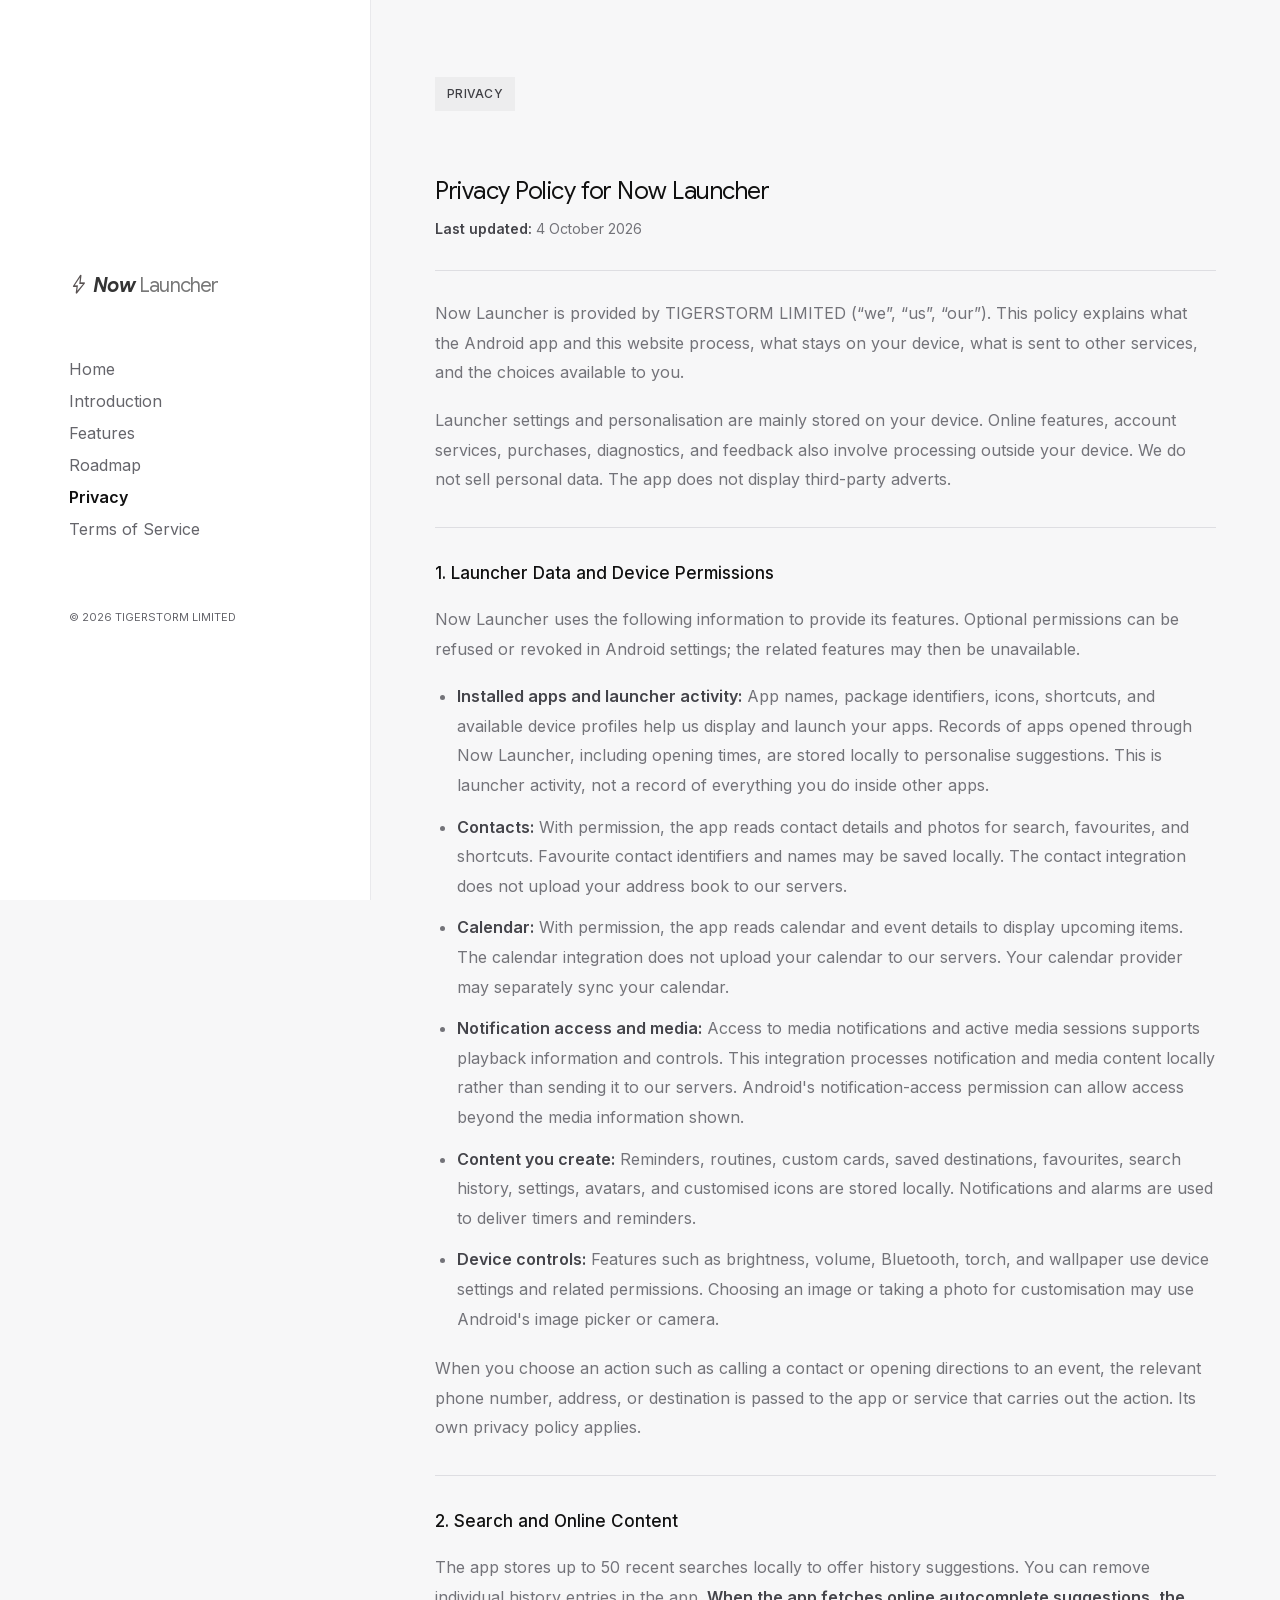
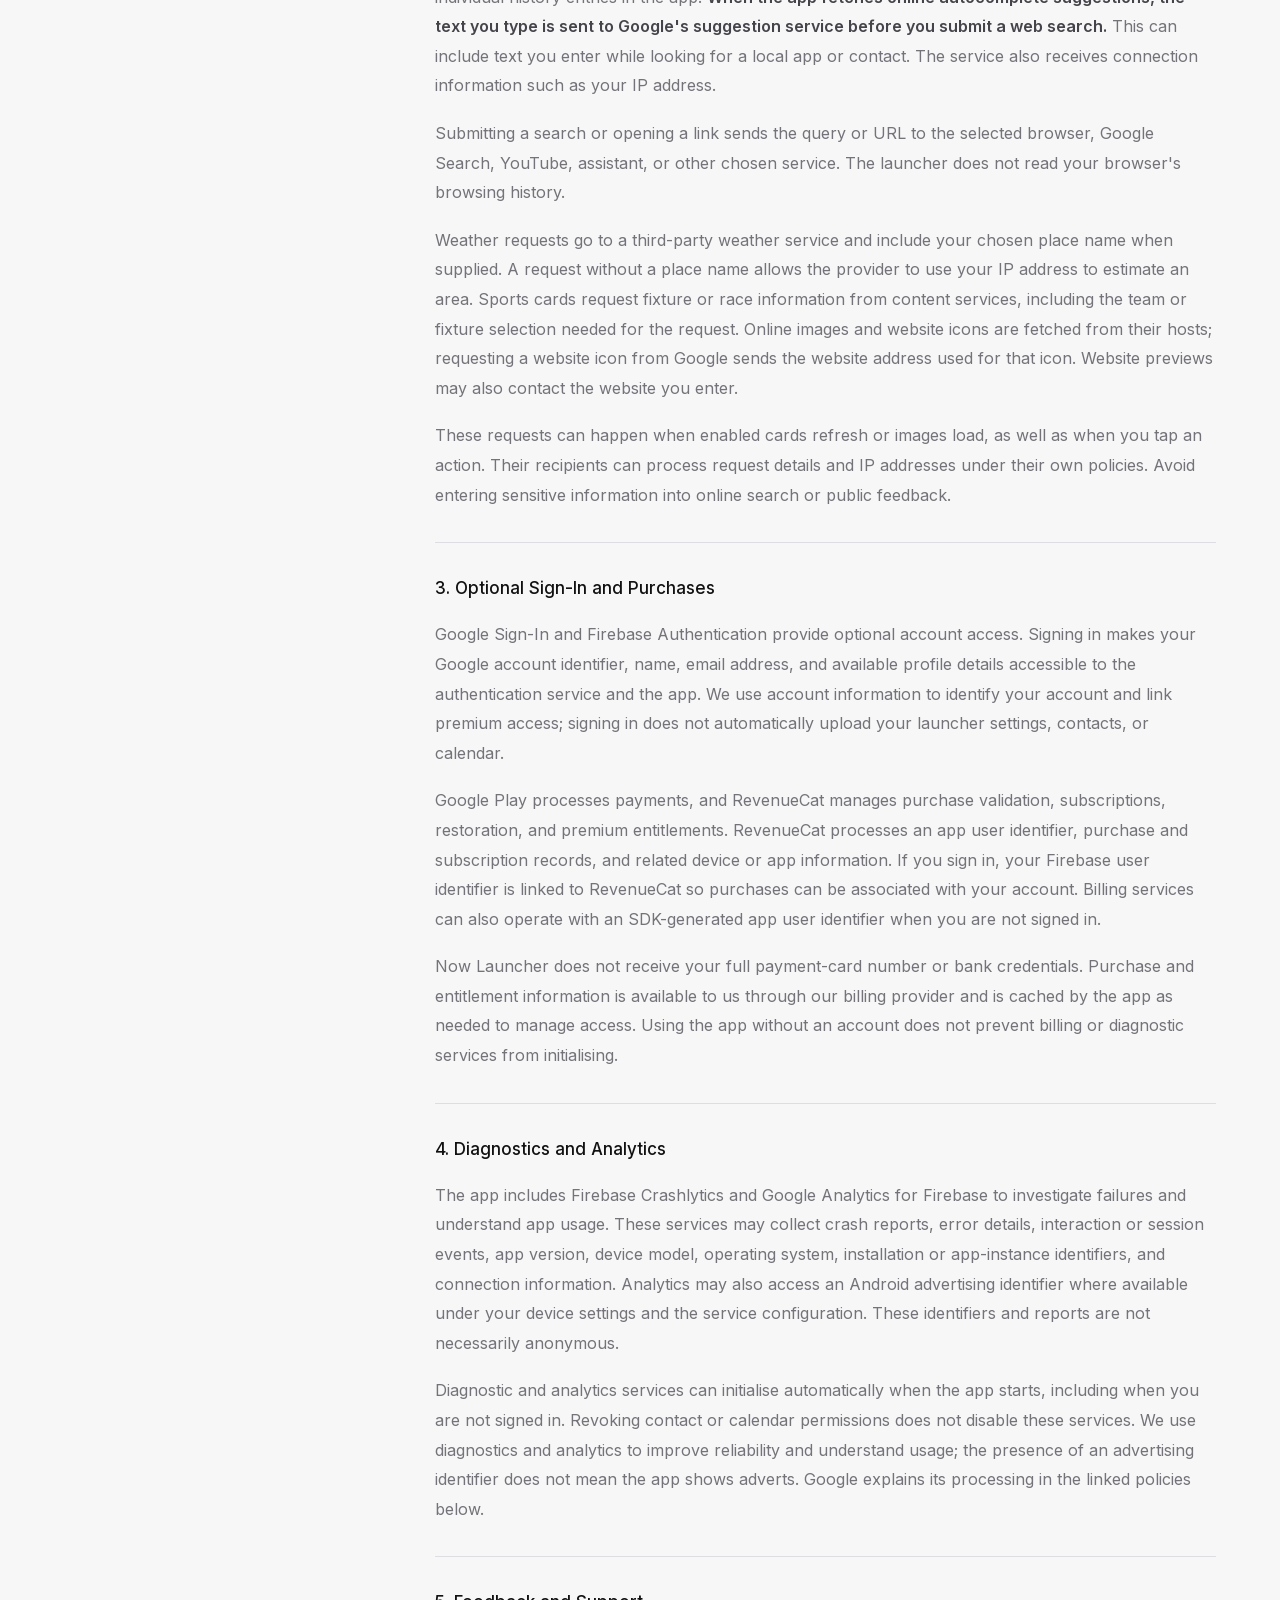
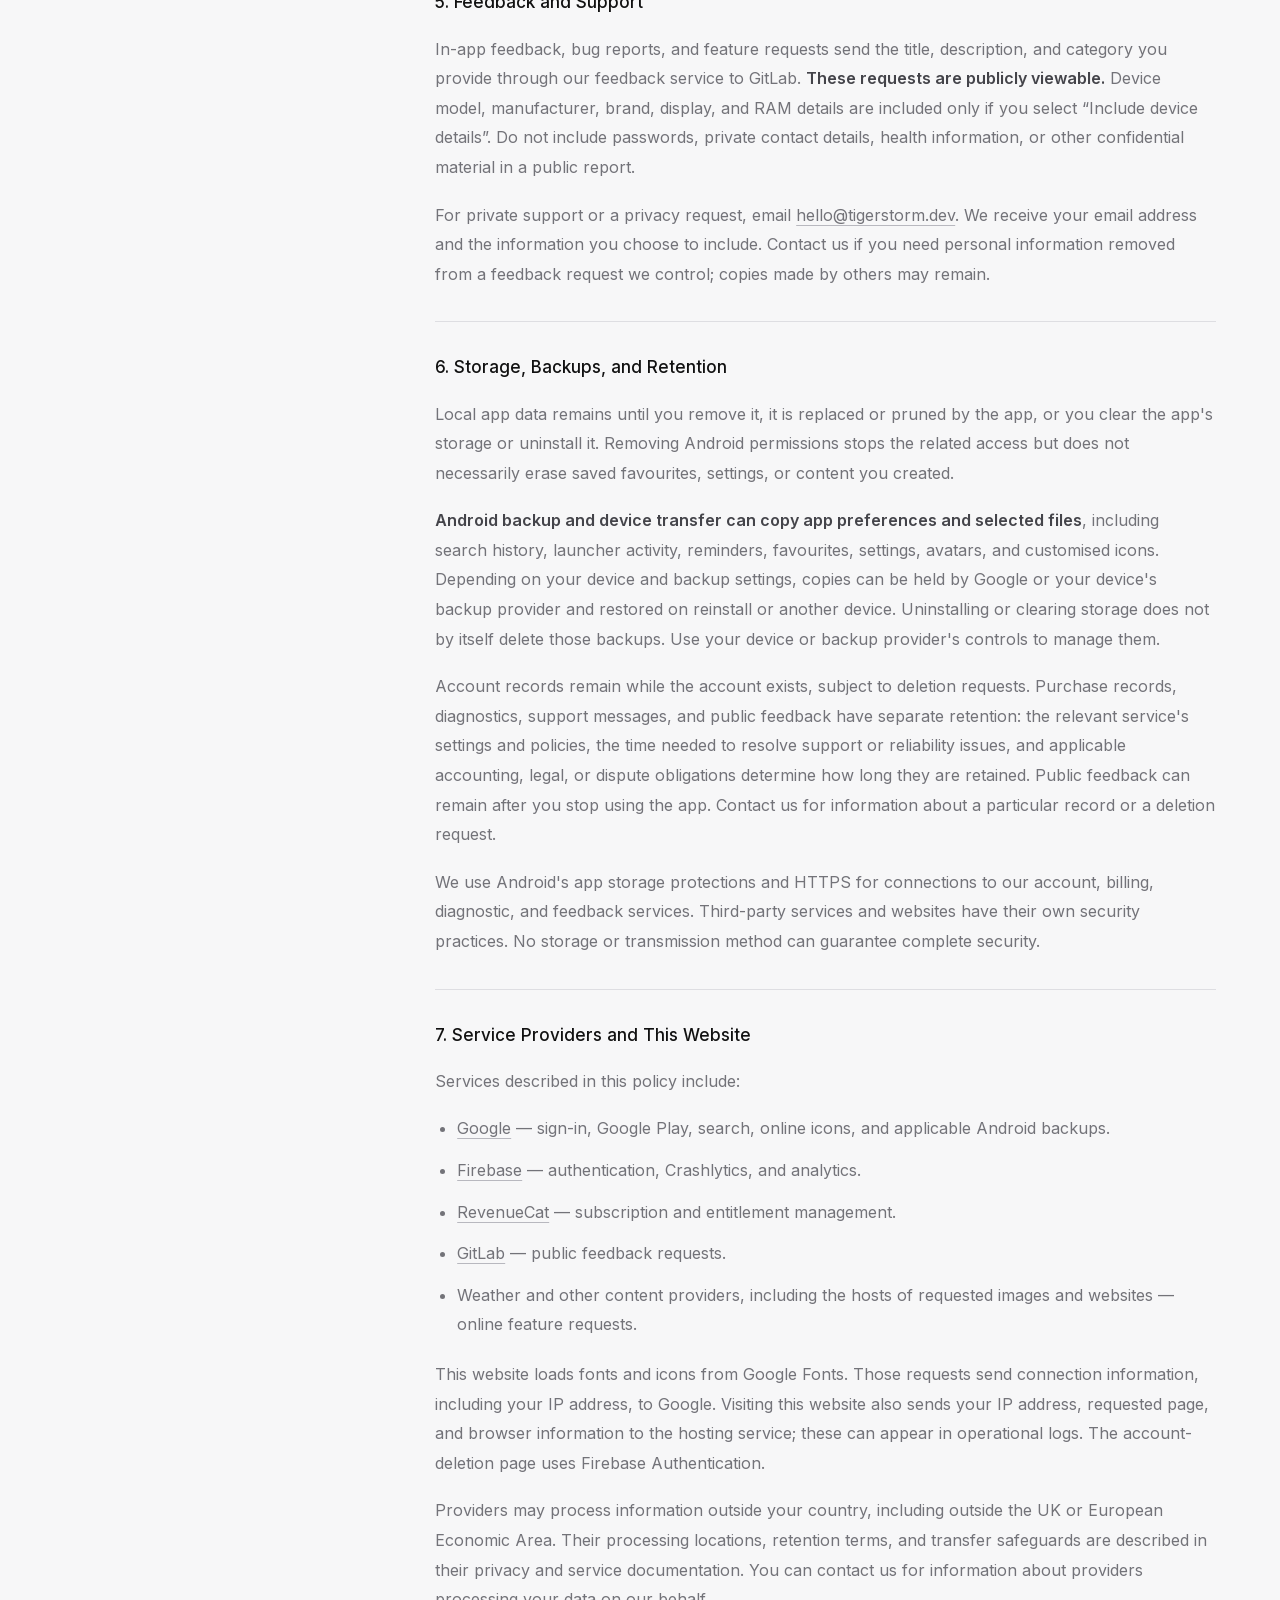
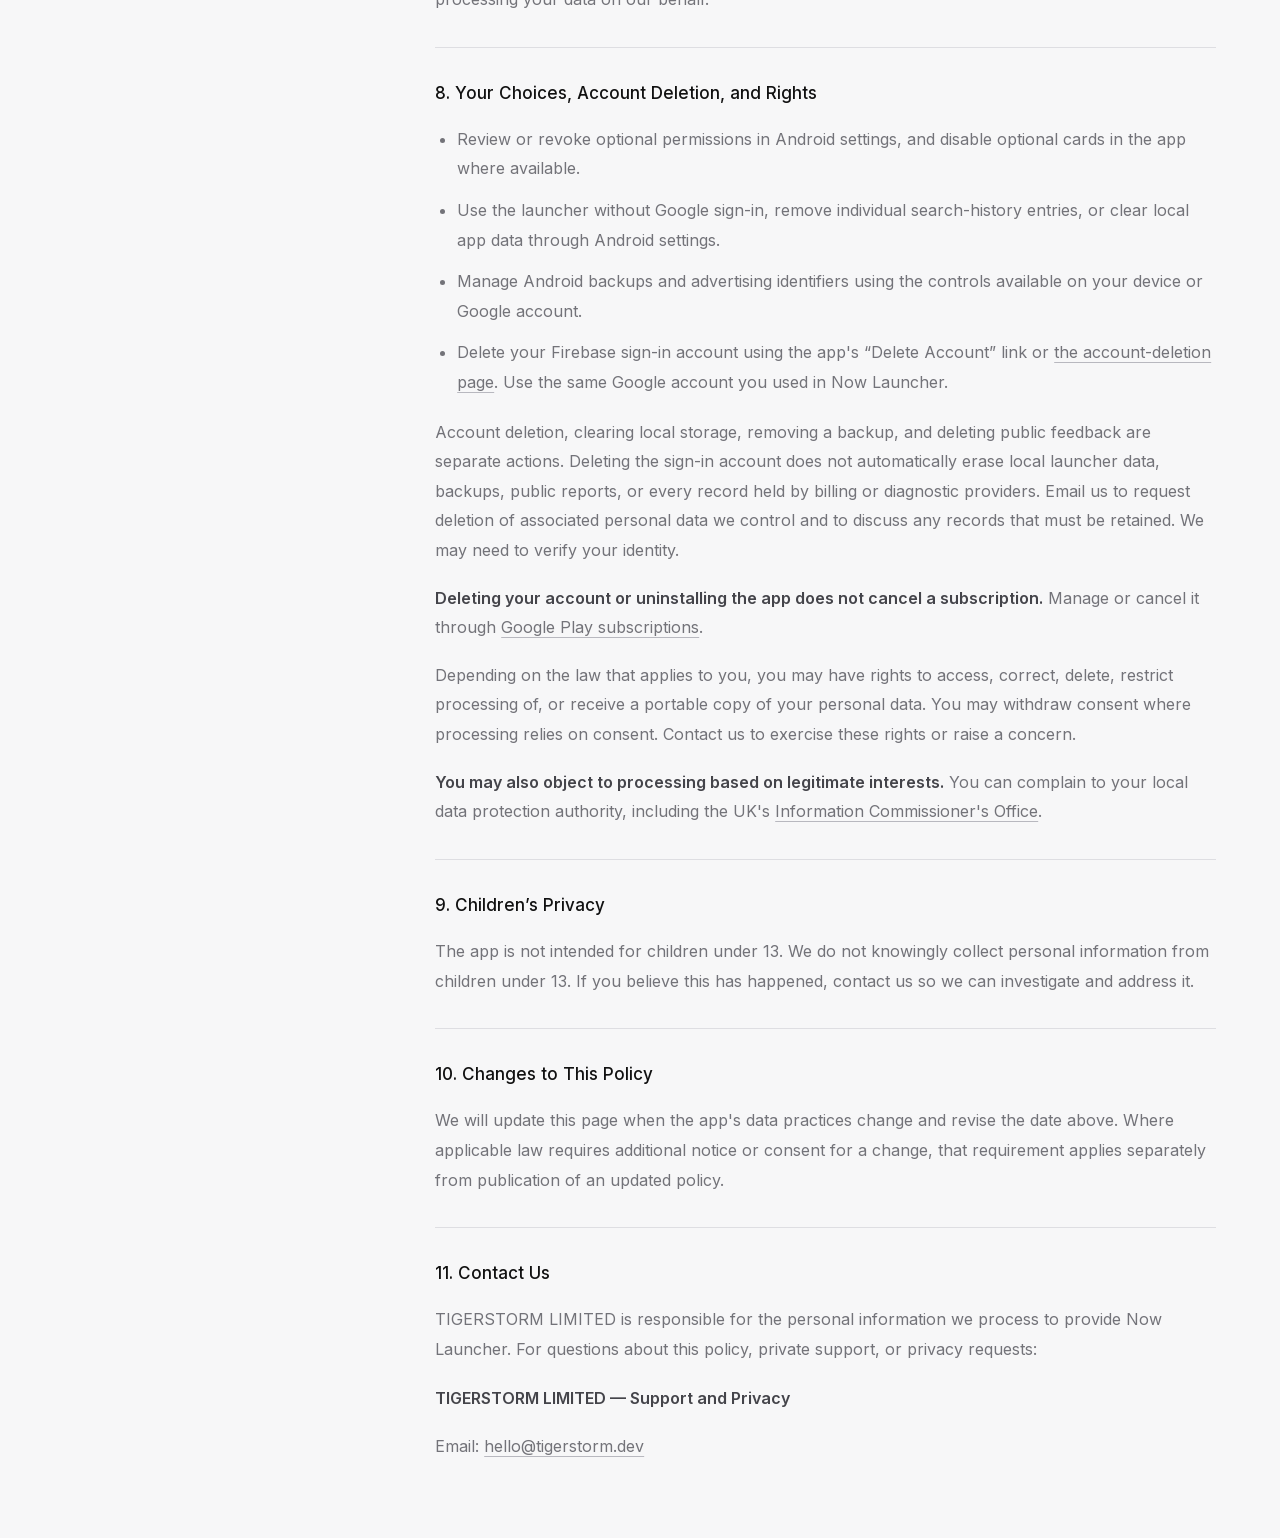
<file: archive/policy.html>
<!DOCTYPE html>
<html lang="en">
<head>
  <meta charset="UTF-8" />
  <meta name="viewport" content="width=device-width, initial-scale=1.0" />
  <title>Privacy Policy — Now Launcher</title>
  <link rel="icon" type="image/x-icon" href="/assets/favicon.ico">

  <link rel="stylesheet" href="/assets/fonts/fonts.css" />

  <style>
    :root {
      --bg: #f7f7f8;
      --text-main: #111111;
      --text-muted: #65656b;
      --border-subtle: #e9e9ec;
    }

    * { box-sizing: border-box; margin: 0; padding: 0; }

    body {
      font-family: "Inter", system-ui, -apple-system, BlinkMacSystemFont, "Segoe UI", sans-serif;
      background: var(--bg);
      color: var(--text-main);
    }

    a { color: inherit; text-decoration: none; }
    a:focus-visible, button:focus-visible {
      outline: 2px solid var(--text-main);
      outline-offset: 5px;
      border-radius: 2px;
    }

    .skip-link {
      position: fixed;
      top: 12px;
      left: 12px;
      padding: 12px 16px;
      background: #fff;
      transform: translateY(-160%);
      z-index: 10;
    }
    .skip-link:focus { transform: none; }

    .page {
      min-height: 100vh;
      min-height: 100svh;
      display: grid;
      grid-template-columns: 29% minmax(0, 1fr);
    }

    .site-sidebar {
      min-height: 100vh;
      min-height: 100svh;
      padding: 48px clamp(28px, 5.4vw, 104px);
      border-right: 1px solid var(--border-subtle);
      background: #fff;
      display: flex;
      flex-direction: column;
      justify-content: center;
    }

    .brand {
      display: inline-flex;
      align-items: center;
      gap: 4px;
      font-family: "Google Sans", system-ui, sans-serif;
      font-size: clamp(20px, 1.45vw, 26px);
      font-weight: 400;
      letter-spacing: -0.04em;
      white-space: nowrap;
    }

    .brand-now { color: #343434; font-weight: 700; font-style: italic; }
    .brand-launcher { color: #787878; font-weight: 400; font-style: normal; }

    .logo-icon {
      color: #585252;
      font-family: "Material Symbols Rounded";
      font-variation-settings: 'FILL' 0, 'wght' 400, 'GRAD' 0, 'opsz' 48;
      font-size: 1em;
      font-weight: 400;
      line-height: 1;
      letter-spacing: normal;
      display: inline-flex;
      align-items: center;
      justify-content: center;
      width: 1em;
      height: 1em;
      flex-shrink: 0;
    }

    .nav { margin-top: clamp(40px, 6vh, 68px); }
    .nav-links { display: flex; flex-direction: column; align-items: flex-start; }
    .nav-links a, .nav-placeholder {
      padding: 4px 0;
      font-size: 16px;
      line-height: 1.5;
      color: var(--text-muted);
    }
    .nav-links a:hover { color: var(--text-main); text-decoration: underline; text-underline-offset: 5px; }
    .nav-links a[aria-current="page"] { color: var(--text-main); font-weight: 600; }
    .nav-toggle { display: none; }

    .site-copyright {
      margin-top: clamp(44px, 7vh, 80px);
      color: var(--text-muted);
      font-size: 11px;
      line-height: 1.7;
    }


    .site-sidebar { position: sticky; top: 0; height: 100vh; height: 100svh; align-self: start; overflow-y: auto; }
    .nav-placeholder { cursor: default; }
    .nav-icon {
      font-family: "Material Symbols Rounded";
      font-variation-settings: 'FILL' 0, 'wght' 400, 'GRAD' 0, 'opsz' 24;
      font-size: 24px;
      font-weight: 400;
      line-height: 1;
      letter-spacing: normal;
      display: block;
      width: 24px;
      height: 24px;
    }

    @media (max-width: 1199px) {
      .page { grid-template-columns: 24% minmax(0, 1fr); }
      .site-sidebar { padding-inline: 24px; }
      .brand { gap: 4px; font-size: 20px; }
    }
    @media (max-width: 900px) {
      .page { display: flex; flex-direction: column; }
      .site-sidebar { display: contents; }
      .sidebar-content {
        padding: 20px clamp(24px, 5vw, 40px);
        border-bottom: 1px solid var(--border-subtle);
        background: #fff;
        display: flex;
        align-items: center;
        justify-content: space-between;
        flex-wrap: wrap;
        gap: 12px;
      }
      .brand { font-size: 22px; }
      .nav { width: 100%; margin: 0; }
      .nav-links { padding-top: 8px; }
      .nav-links a, .nav-placeholder { width: 100%; }
      .nav-ready .nav-toggle {
        display: inline-flex;
        align-items: center;
        justify-content: center;
        min-width: 44px;
        min-height: 44px;
        border: 0;
        background: transparent;
        color: var(--text-main);
        font: inherit;
        cursor: pointer;
      }
      .nav-ready .nav-links { display: none; }
      .nav-ready .nav-links.is-open { display: flex; }
      .nav-ready .nav:has(.nav-links:not(.is-open)) { display: none; }
      main { flex: 1; }
      .site-copyright { order: 3; margin: 0; padding: 20px 24px 28px; text-align: center; }
    }
    @media (max-width: 480px) {
      .sidebar-content { padding: 16px 24px; }
      .brand { font-size: 20px; gap: 4px; }
    }

    main { min-width: 0; }
    .reading-page {
      width: 100%;
      max-width: 1280px;
      margin-inline: auto;
      padding: clamp(64px, 6vw, 112px) clamp(32px, 5vw, 112px);
      font-size: 16px;
      line-height: 1.85;
      color: #737379;
    }
    .page-label {
      display: inline-block;
      margin: 0 0 64px;
      padding: 8px 12px;
      background: #ededee;
      font-size: 12px;
      font-weight: 500;
      line-height: 1.5;
      text-transform: uppercase;
      letter-spacing: 0.02em;
      color: #404045;
    }
    .reading-header { padding-bottom: 28px; margin-bottom: 28px; border-bottom: 1px solid #dedee2; }
    .reading-title { font-family: "Google Sans", system-ui, sans-serif; font-size: 24px; font-weight: 400; line-height: 1.4; letter-spacing: -0.02em; color: var(--text-main); margin-bottom: 8px; }
    .reading-deck { font-size: 16px; line-height: 1.85; }
    .reading-page p { margin: 0 0 18px; }
    .reading-page p:last-child { margin-bottom: 0; }
    .reading-page h2:not(.reading-title), .reading-page h3 { font-family: inherit; font-size: 17px; font-weight: 500; line-height: 1.6; color: var(--text-main); margin: 0 0 18px; }
    .reading-page h3 { margin-top: 24px; font-size: 16px; }
    .reading-page strong { font-weight: 600; color: #44444a; }
    .reading-page a { text-decoration: underline; text-underline-offset: 4px; text-decoration-color: #b8b8bf; overflow-wrap: anywhere; }
    .reading-page a:hover { color: var(--text-main); text-decoration-color: currentColor; }
    .reading-page ul { padding-left: 22px; margin: 0 0 20px; }
    .reading-page li { margin-bottom: 12px; }
    .article-body section { border-top: 1px solid #dedee2; margin-top: 32px; padding-top: 32px; }
    .section-divider { border: 0; border-top: 1px solid #dedee2; margin: 32px 0; }
    .policy-meta { font-size: 14px; }
    .contact-block { margin-top: 20px; }
    .article-footer { border-top: 1px solid #dedee2; margin-top: 32px; padding-top: 28px; font-size: 14px; }
    @media (max-width: 900px) {
      .reading-page { padding: 48px clamp(24px, 6vw, 48px); }
      .page-label { margin-bottom: 40px; }
    }
    @media (max-width: 480px) {
      .reading-page { padding-top: 36px; font-size: 15px; }
      .reading-title { font-size: 22px; }
      .reading-deck { font-size: 15px; }
      .reading-page h2:not(.reading-title) { font-size: 16px; }
      .article-body section { margin-top: 28px; padding-top: 28px; }
      .section-divider { margin-block: 28px; }
    }
  </style>
</head>
<body>
  <a class="skip-link" href="#main">Skip to content</a>
  <div class="page">
    <aside class="site-sidebar" aria-label="Site navigation">
      <div class="sidebar-content">
        <a class="brand" href="/" aria-label="Now Launcher home">
          <span class="logo-icon" aria-hidden="true">bolt</span>
          <span><span class="brand-now">Now</span> <span class="brand-launcher">Launcher</span></span>
        </a>
        <button class="nav-toggle" type="button" aria-controls="primary-links" aria-expanded="false" aria-label="Open navigation"><span class="nav-icon" aria-hidden="true">menu</span></button>
        <nav class="nav" aria-label="Primary navigation">
          <div class="nav-links" id="primary-links">
            <a href="/">Home</a>
            <a href="/introduction">Introduction</a>
            <a href="/features">Features</a>
            <a href="/roadmap">Roadmap</a>
            <a href="/privacy" aria-current="page">Privacy</a>
            <a href="/terms">Terms of Service</a>
          </div>
        </nav>
      </div>
      <footer class="site-copyright">© <span id="year">2026</span> TIGERSTORM LIMITED</footer>
    </aside>

    <main id="main" tabindex="-1">
    <article id="policy" class="reading-page policy-wrapper" aria-labelledby="policy-heading">
      <h1 class="page-label" id="policy-heading">Privacy</h1>
      <header class="reading-header">
        <h2 class="reading-title">Privacy Policy for Now Launcher</h2>
      <div class="policy-meta">
        <strong>Last updated:</strong> <time datetime="2026-10-04">4 October 2026</time>
      </div>
      </header>
      <p class="policy-lead">
        Now Launcher is provided by TIGERSTORM LIMITED (“we”, “us”, “our”). This policy explains
        what the Android app and this website process, what stays on your device, what is sent
        to other services, and the choices available to you.
      </p>
      <p>
        Launcher settings and personalisation are mainly stored on your device. Online features,
        account services, purchases, diagnostics, and feedback also involve processing outside
        your device. We do not sell personal data. The app does not display third-party adverts.
      </p>

      <hr class="section-divider" />

      <h2>1. Launcher Data and Device Permissions</h2>
      <p>
        Now Launcher uses the following information to provide its features. Optional permissions
        can be refused or revoked in Android settings; the related features may then be unavailable.
      </p>
      <ul>
        <li>
          <strong>Installed apps and launcher activity:</strong> App names, package identifiers,
          icons, shortcuts, and available device profiles help us display and launch your apps.
          Records of apps opened through Now Launcher, including opening times, are stored locally
          to personalise suggestions. This is launcher activity, not a record of everything you
          do inside other apps.
        </li>
        <li>
          <strong>Contacts:</strong> With permission, the app reads contact details and photos for
          search, favourites, and shortcuts. Favourite contact identifiers and names may be saved
          locally. The contact integration does not upload your address book to our servers.
        </li>
        <li>
          <strong>Calendar:</strong> With permission, the app reads calendar and event details to
          display upcoming items. The calendar integration does not upload your calendar to our
          servers. Your calendar provider may separately sync your calendar.
        </li>
        <li>
          <strong>Notification access and media:</strong> Access to media notifications and active
          media sessions supports playback information and controls. This integration processes
          notification and media content locally rather than sending it to our servers. Android's
          notification-access permission can allow access beyond the media information shown.
        </li>
        <li>
          <strong>Content you create:</strong> Reminders, routines, custom cards, saved destinations,
          favourites, search history, settings, avatars, and customised icons are stored locally.
          Notifications and alarms are used to deliver timers and reminders.
        </li>
        <li>
          <strong>Device controls:</strong> Features such as brightness, volume, Bluetooth, torch,
          and wallpaper use device settings and related permissions. Choosing an image or taking
          a photo for customisation may use Android's image picker or camera.
        </li>
      </ul>
      <p>
        When you choose an action such as calling a contact or opening directions to an event,
        the relevant phone number, address, or destination is passed to the app or service that
        carries out the action. Its own privacy policy applies.
      </p>

      <hr class="section-divider" />

      <h2>2. Search and Online Content</h2>
      <p>
        The app stores up to 50 recent searches locally to offer history suggestions. You can
        remove individual history entries in the app. <strong>When the app fetches online
        autocomplete suggestions, the text you type is sent to Google's suggestion service
        before you submit a web search.</strong> This can include text you enter while looking
        for a local app or contact. The service also receives connection information such as
        your IP address.
      </p>
      <p>
        Submitting a search or opening a link sends the query or URL to the selected browser,
        Google Search, YouTube, assistant, or other chosen service. The launcher does not read
        your browser's browsing history.
      </p>
      <p>
        Weather requests go to a third-party weather service and include your chosen place name when supplied. A request
        without a place name allows the provider to use your IP address to estimate an area.
        Sports cards request fixture or race information from content services, including the
        team or fixture selection needed for the request. Online images and website icons are
        fetched from their hosts; requesting a website icon from Google sends the website address
        used for that icon. Website previews may also contact the website you enter.
      </p>
      <p>
        These requests can happen when enabled cards refresh or images load, as well as when you
        tap an action. Their recipients can process request details and IP addresses under their
        own policies. Avoid entering sensitive information into online search or public feedback.
      </p>

      <hr class="section-divider" />

      <h2>3. Optional Sign-In and Purchases</h2>
      <p>
        Google Sign-In and Firebase Authentication provide optional account access. Signing in
        makes your Google account identifier, name, email address, and available profile details
        accessible to the authentication service and the app. We use account information to
        identify your account and link premium access; signing in does not automatically upload
        your launcher settings, contacts, or calendar.
      </p>
      <p>
        Google Play processes payments, and RevenueCat manages purchase validation, subscriptions,
        restoration, and premium entitlements. RevenueCat processes an app user identifier,
        purchase and subscription records, and related device or app information. If you sign in,
        your Firebase user identifier is linked to RevenueCat so purchases can be associated with
        your account. Billing services can also operate with an SDK-generated app user identifier
        when you are not signed in.
      </p>
      <p>
        Now Launcher does not receive your full payment-card number or bank credentials. Purchase
        and entitlement information is available to us through our billing provider and is cached
        by the app as needed to manage access. Using the app without an account does not prevent
        billing or diagnostic services from initialising.
      </p>

      <hr class="section-divider" />

      <h2>4. Diagnostics and Analytics</h2>
      <p>
        The app includes Firebase Crashlytics and Google Analytics for Firebase to investigate
        failures and understand app usage. These services may collect crash reports, error
        details, interaction or session events, app version, device model, operating system,
        installation or app-instance identifiers, and connection information. Analytics may
        also access an Android advertising identifier where available under your device settings
        and the service configuration. These identifiers and reports are not necessarily anonymous.
      </p>
      <p>
        Diagnostic and analytics services can initialise automatically when the app starts,
        including when you are not signed in. Revoking contact or calendar permissions does not
        disable these services. We use diagnostics and analytics to improve reliability and
        understand usage; the presence of an advertising identifier does not mean the app shows
        adverts. Google explains its processing in the linked policies below.
      </p>

      <hr class="section-divider" />

      <h2>5. Feedback and Support</h2>
      <p>
        In-app feedback, bug reports, and feature requests send the title, description, and
        category you provide through our feedback service to GitLab. <strong>These requests are
        publicly viewable.</strong> Device model, manufacturer, brand, display, and RAM details
        are included only if you select “Include device details”. Do not include passwords,
        private contact details, health information, or other confidential material in a public report.
      </p>
      <p>
        For private support or a privacy request, email
        <a href="mailto:hello@tigerstorm.dev">hello@tigerstorm.dev</a>. We receive your email
        address and the information you choose to include. Contact us if you need personal
        information removed from a feedback request we control; copies made by others may remain.
      </p>

      <hr class="section-divider" />

      <h2>6. Storage, Backups, and Retention</h2>
      <p>
        Local app data remains until you remove it, it is replaced or pruned by the app, or you
        clear the app's storage or uninstall it. Removing Android permissions stops the related
        access but does not necessarily erase saved favourites, settings, or content you created.
      </p>
      <p>
        <strong>Android backup and device transfer can copy app preferences and selected files</strong>,
        including search history, launcher activity, reminders, favourites, settings, avatars,
        and customised icons. Depending on your device and backup settings, copies can be held
        by Google or your device's backup provider and restored on reinstall or another device.
        Uninstalling or clearing storage does not by itself delete those backups. Use your device
        or backup provider's controls to manage them.
      </p>
      <p>
        Account records remain while the account exists, subject to deletion requests. Purchase
        records, diagnostics, support messages, and public feedback have separate retention:
        the relevant service's settings and policies, the time needed to resolve support or
        reliability issues, and applicable accounting, legal, or dispute obligations determine
        how long they are retained. Public feedback can remain after you stop using the app.
        Contact us for information about a particular record or a deletion request.
      </p>
      <p>
        We use Android's app storage protections and HTTPS for connections to our account,
        billing, diagnostic, and feedback services. Third-party services and websites have their
        own security practices. No storage or transmission method can guarantee complete security.
      </p>

      <hr class="section-divider" />

      <h2>7. Service Providers and This Website</h2>
      <p>Services described in this policy include:</p>
      <ul>
        <li><a href="https://policies.google.com/privacy">Google</a> — sign-in, Google Play, search, online icons, and applicable Android backups.</li>
        <li><a href="https://firebase.google.com/support/privacy">Firebase</a> — authentication, Crashlytics, and analytics.</li>
        <li><a href="https://www.revenuecat.com/privacy">RevenueCat</a> — subscription and entitlement management.</li>
        <li><a href="https://about.gitlab.com/privacy/">GitLab</a> — public feedback requests.</li>
        <li>Weather and other content providers, including the hosts of requested images and websites — online feature requests.</li>
      </ul>
      <p>
        This website loads fonts and icons from Google Fonts. Those requests send connection
        information, including your IP address, to Google. Visiting this website also sends
        your IP address, requested page, and browser information to the hosting service; these
        can appear in operational logs. The account-deletion page uses Firebase Authentication.
      </p>
      <p>
        Providers may process information outside your country, including outside the UK or
        European Economic Area. Their processing locations, retention terms, and transfer
        safeguards are described in their privacy and service documentation. You can contact
        us for information about providers processing your data on our behalf.
      </p>

      <hr class="section-divider" />

      <h2>8. Your Choices, Account Deletion, and Rights</h2>
      <ul>
        <li>Review or revoke optional permissions in Android settings, and disable optional cards in the app where available.</li>
        <li>Use the launcher without Google sign-in, remove individual search-history entries, or clear local app data through Android settings.</li>
        <li>Manage Android backups and advertising identifiers using the controls available on your device or Google account.</li>
        <li>
          Delete your Firebase sign-in account using the app's “Delete Account” link or
          <a href="https://nowlauncher.app/account/">the account-deletion page</a>.
          Use the same Google account you used in Now Launcher.
        </li>
      </ul>
      <p>
        Account deletion, clearing local storage, removing a backup, and deleting public feedback
        are separate actions. Deleting the sign-in account does not automatically erase local
        launcher data, backups, public reports, or every record held by billing or diagnostic
        providers. Email us to request deletion of associated personal data we control and to
        discuss any records that must be retained. We may need to verify your identity.
      </p>
      <p>
        <strong>Deleting your account or uninstalling the app does not cancel a subscription.</strong>
        Manage or cancel it through
        <a href="https://play.google.com/store/account/subscriptions">Google Play subscriptions</a>.
      </p>
      <p>
        Depending on the law that applies to you, you may have rights to access, correct, delete,
        restrict processing of, or receive a portable copy of your personal data. You may withdraw
        consent where processing relies on consent. Contact us to exercise these rights or raise
        a concern.
      </p>
      <p>
        <strong>You may also object to processing based on legitimate interests.</strong>
        You can complain to your local data protection authority, including the UK's
        <a href="https://ico.org.uk/make-a-complaint/">Information Commissioner's Office</a>.
      </p>

      <hr class="section-divider" />

      <h2>9. Children’s Privacy</h2>
      <p>
        The app is not intended for children under 13. We do not knowingly collect personal
        information from children under 13. If you believe this has happened, contact us so we
        can investigate and address it.
      </p>

      <hr class="section-divider" />

      <h2>10. Changes to This Policy</h2>
      <p>
        We will update this page when the app's data practices change and revise the date above.
        Where applicable law requires additional notice or consent for a change, that requirement
        applies separately from publication of an updated policy.
      </p>

      <hr class="section-divider" />

      <h2>11. Contact Us</h2>
      <p>
        TIGERSTORM LIMITED is responsible for the personal information we process to provide
        Now Launcher. For questions about this policy, private support, or privacy requests:
      </p>
      <div class="contact-block">
        <p><strong>TIGERSTORM LIMITED — Support and Privacy</strong></p>
        <p>Email: <a href="mailto:hello@tigerstorm.dev">hello@tigerstorm.dev</a></p>
      </div>
    </article>
    </main>
  </div>

  <script>
    document.getElementById('year').textContent = new Date().getFullYear();
    const toggle = document.querySelector('.nav-toggle');
    const links = document.getElementById('primary-links');
    const mobile = window.matchMedia('(max-width: 900px)');
    document.documentElement.classList.add('nav-ready');

    function setNavigation(open) {
      links.classList.toggle('is-open', open);
      toggle.setAttribute('aria-expanded', String(open));
      toggle.setAttribute('aria-label', open ? 'Close navigation' : 'Open navigation');
      toggle.querySelector('.nav-icon').textContent = open ? 'close' : 'menu';
    }

    toggle.addEventListener('click', () => setNavigation(toggle.getAttribute('aria-expanded') !== 'true'));
    links.addEventListener('click', event => {
      if (event.target.closest('a')) setNavigation(false);
    });
    document.addEventListener('keydown', event => {
      if (event.key === 'Escape' && toggle.getAttribute('aria-expanded') === 'true') {
        setNavigation(false);
        toggle.focus();
      }
    });
    mobile.addEventListener('change', () => {
      if (mobile.matches && links.contains(document.activeElement)) toggle.focus();
      if (!mobile.matches && document.activeElement === toggle) links.querySelector('a').focus();
      setNavigation(false);
    });
  </script>
</body>
</html>
</file>
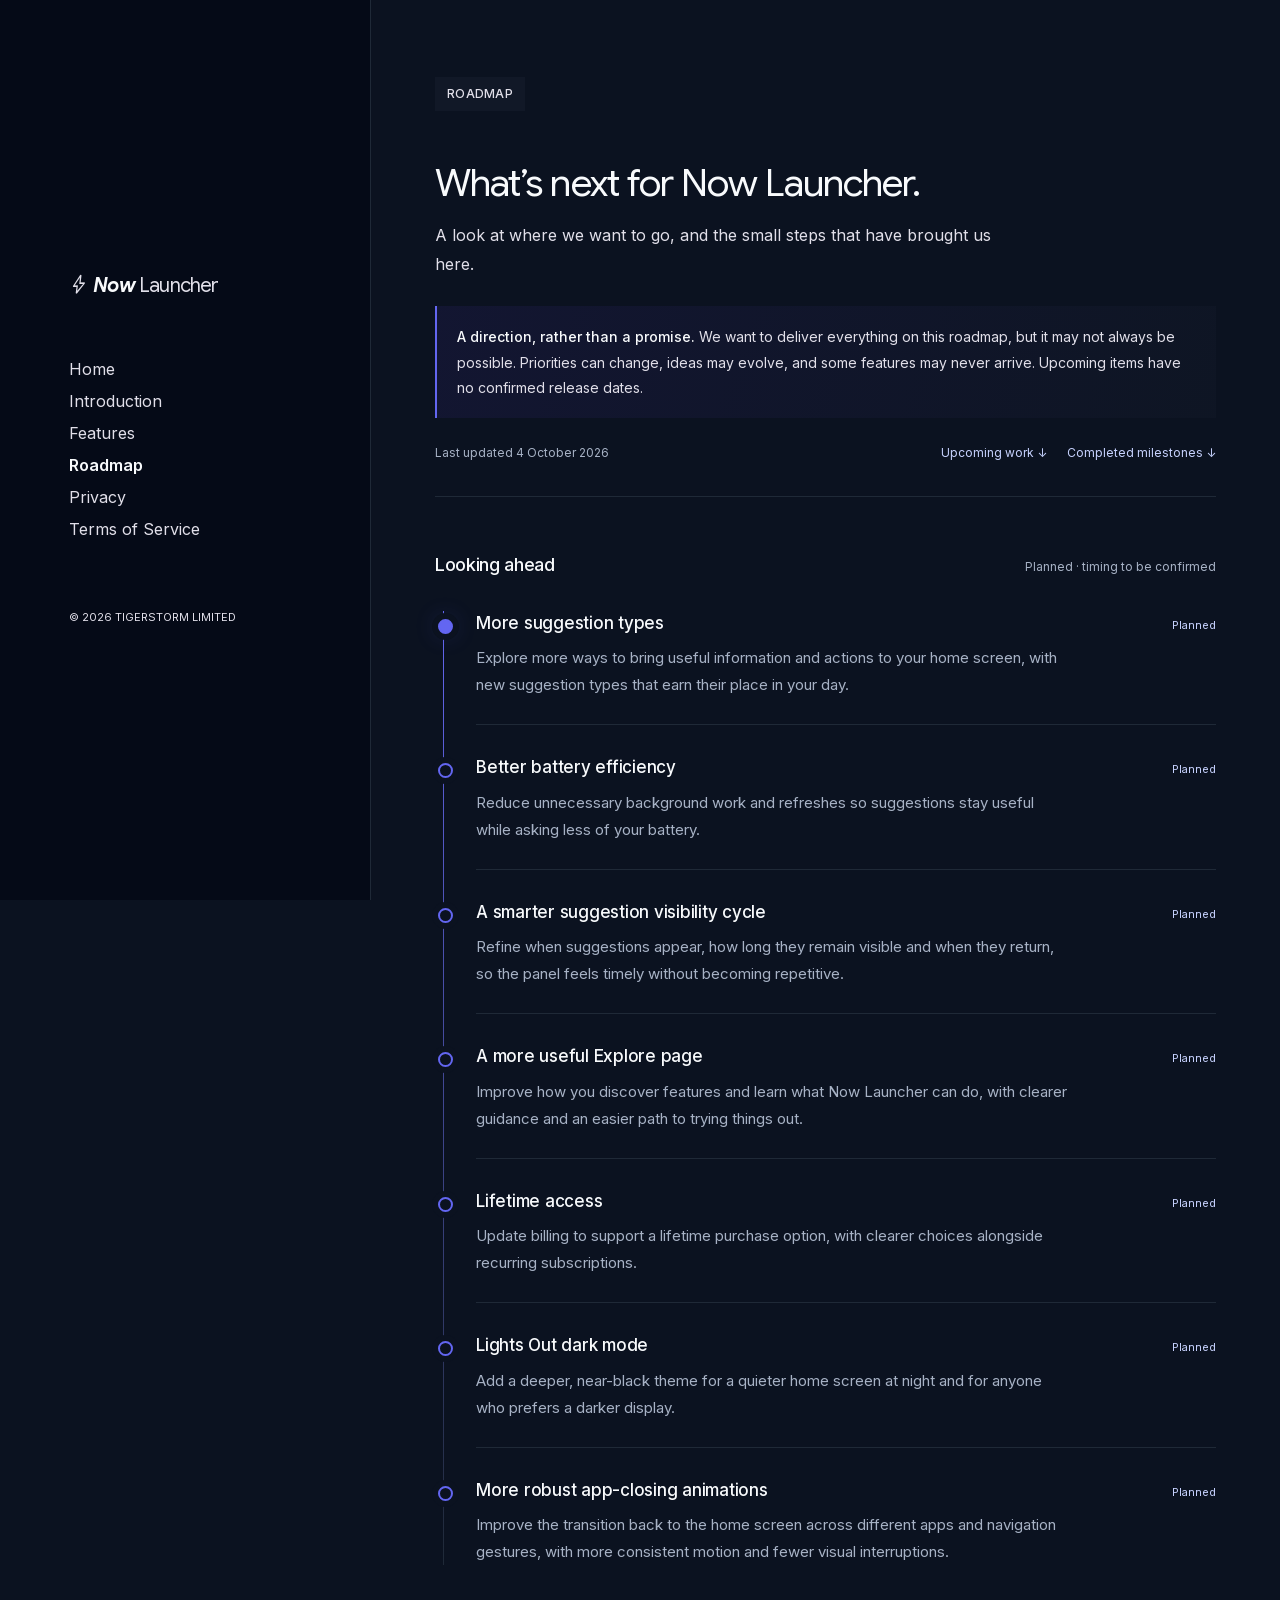
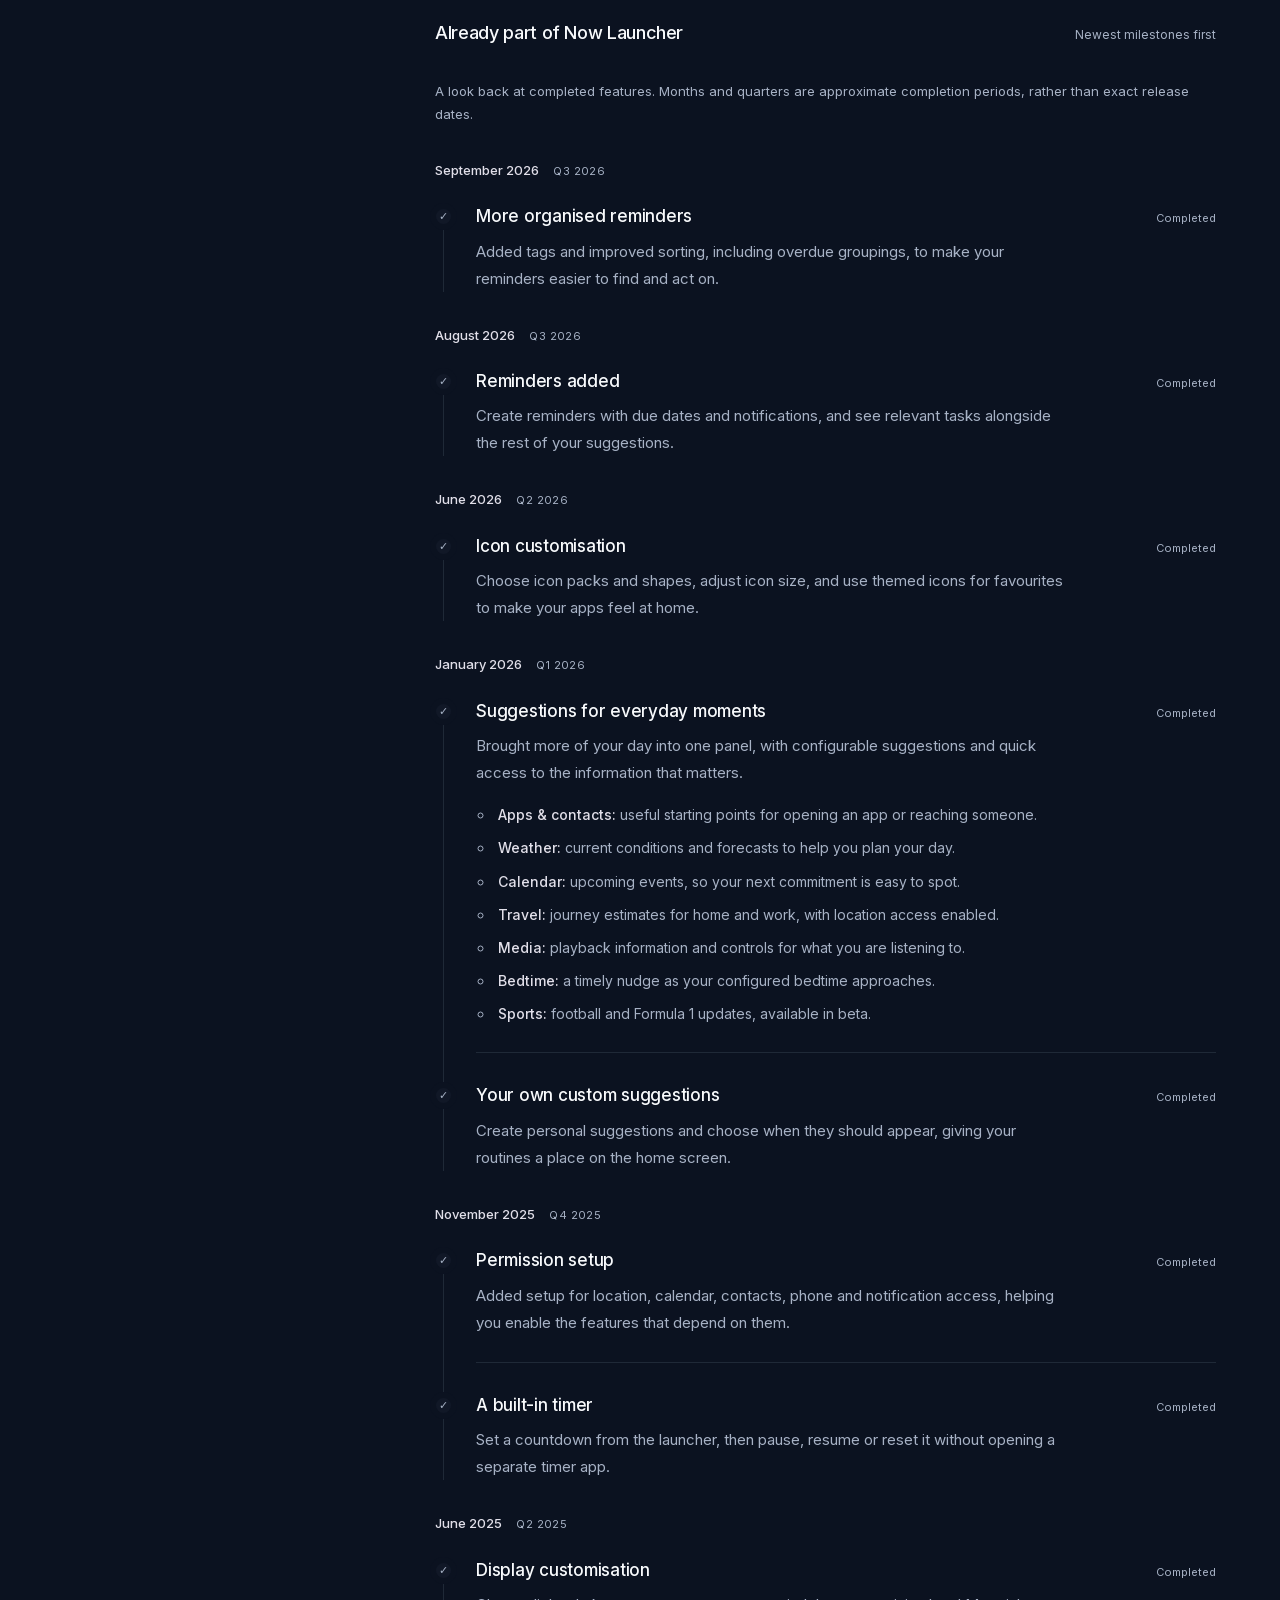
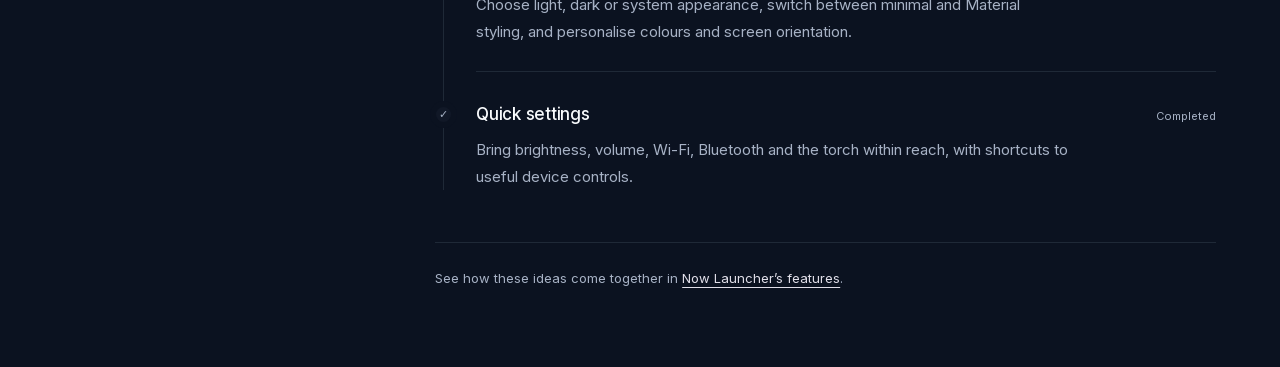
<file: archive/roadmap.html>
<!DOCTYPE html>
<html lang="en">
<head>
  <meta charset="UTF-8" />
  <meta name="viewport" content="width=device-width, initial-scale=1.0" />
  <title>Roadmap — Now Launcher</title>
  <meta name="description" content="Explore what is next for Now Launcher, from Lights Out dark mode to smarter suggestions, and look back at completed features." />
  <link rel="icon" type="image/x-icon" href="/assets/favicon.ico">

  <link rel="stylesheet" href="/assets/fonts/fonts.css" />

  <style>
    /* ShadPaletteDark in lib/src/core/settings/theme.dart. */
    :root {
      color-scheme: dark;
      --bg: #0b1220;
      --surface: #050a17;
      --surface-muted: #111827;
      --text-main: #f8fafc;
      --text-muted: #e1dfe9;
      --text-secondary: #a7b2c5;
      --border-subtle: #1f2937;
      --accent: #6366f1;
      --accent-text: #c7d2fe;
    }

    * { box-sizing: border-box; margin: 0; padding: 0; }

    body {
      font-family: "Inter", system-ui, -apple-system, BlinkMacSystemFont, "Segoe UI", sans-serif;
      background: var(--bg);
      color: var(--text-main);
    }

    a { color: inherit; text-decoration: none; }
    a:focus-visible, button:focus-visible {
      outline: 2px solid var(--text-main);
      outline-offset: 5px;
      border-radius: 2px;
    }

    .skip-link {
      position: fixed;
      top: 12px;
      left: 12px;
      padding: 12px 16px;
      background: var(--surface);
      transform: translateY(-160%);
      z-index: 10;
    }
    .skip-link:focus { transform: none; }

    .page {
      min-height: 100vh;
      min-height: 100svh;
      display: grid;
      grid-template-columns: 29% minmax(0, 1fr);
    }

    .site-sidebar {
      min-height: 100vh;
      min-height: 100svh;
      padding: 48px clamp(28px, 5.4vw, 104px);
      border-right: 1px solid var(--border-subtle);
      background: var(--surface);
      display: flex;
      flex-direction: column;
      justify-content: center;
    }

    .brand {
      display: inline-flex;
      align-items: center;
      gap: 4px;
      font-family: "Google Sans", system-ui, sans-serif;
      font-size: clamp(20px, 1.45vw, 26px);
      font-weight: 400;
      letter-spacing: -0.04em;
      white-space: nowrap;
    }

    .brand-now { color: var(--text-main); font-weight: 700; font-style: italic; }
    .brand-launcher { color: var(--text-muted); font-weight: 400; font-style: normal; }

    .logo-icon {
      color: var(--text-muted);
      font-family: "Material Symbols Rounded";
      font-variation-settings: 'FILL' 0, 'wght' 400, 'GRAD' 0, 'opsz' 48;
      font-size: 1em;
      font-weight: 400;
      line-height: 1;
      letter-spacing: normal;
      display: inline-flex;
      align-items: center;
      justify-content: center;
      width: 1em;
      height: 1em;
      flex-shrink: 0;
    }

    .nav { margin-top: clamp(40px, 6vh, 68px); }
    .nav-links { display: flex; flex-direction: column; align-items: flex-start; }
    .nav-links a, .nav-placeholder {
      padding: 4px 0;
      font-size: 16px;
      line-height: 1.5;
      color: var(--text-muted);
    }
    .nav-links a:hover { color: var(--text-main); text-decoration: underline; text-underline-offset: 5px; }
    .nav-links a[aria-current="page"] { color: var(--text-main); font-weight: 600; }
    .nav-toggle { display: none; }

    .site-copyright {
      margin-top: clamp(44px, 7vh, 80px);
      color: var(--text-muted);
      font-size: 11px;
      line-height: 1.7;
    }


    .site-sidebar { position: sticky; top: 0; height: 100vh; height: 100svh; align-self: start; overflow-y: auto; }
    .nav-placeholder { cursor: default; }
    .nav-icon {
      font-family: "Material Symbols Rounded";
      font-variation-settings: 'FILL' 0, 'wght' 400, 'GRAD' 0, 'opsz' 24;
      font-size: 24px;
      font-weight: 400;
      line-height: 1;
      letter-spacing: normal;
      display: block;
      width: 24px;
      height: 24px;
    }

    @media (max-width: 1199px) {
      .page { grid-template-columns: 24% minmax(0, 1fr); }
      .site-sidebar { padding-inline: 24px; }
      .brand { gap: 4px; font-size: 20px; }
    }
    @media (max-width: 900px) {
      .page { display: flex; flex-direction: column; }
      .site-sidebar { display: contents; }
      .sidebar-content {
        padding: 20px clamp(24px, 5vw, 40px);
        border-bottom: 1px solid var(--border-subtle);
        background: var(--surface);
        display: flex;
        align-items: center;
        justify-content: space-between;
        flex-wrap: wrap;
        gap: 12px;
      }
      .brand { font-size: 22px; }
      .nav { width: 100%; margin: 0; }
      .nav-links { padding-top: 8px; }
      .nav-links a, .nav-placeholder { width: 100%; }
      .nav-ready .nav-toggle {
        display: inline-flex;
        align-items: center;
        justify-content: center;
        min-width: 44px;
        min-height: 44px;
        border: 0;
        background: transparent;
        color: var(--text-main);
        font: inherit;
        cursor: pointer;
      }
      .nav-ready .nav-links { display: none; }
      .nav-ready .nav-links.is-open { display: flex; }
      .nav-ready .nav:has(.nav-links:not(.is-open)) { display: none; }
      main { flex: 1; }
      .site-copyright { order: 3; margin: 0; padding: 20px 24px 28px; text-align: center; }
    }
    @media (max-width: 480px) {
      .sidebar-content { padding: 16px 24px; }
      .brand { font-size: 20px; gap: 4px; }
    }


    html { scroll-behavior: smooth; }
    main { min-width: 0; }
    .roadmap-page {
      width: 100%;
      max-width: 1280px;
      margin-inline: auto;
      padding: clamp(64px, 6vw, 112px) clamp(32px, 5vw, 112px);
      font-size: 15px;
      line-height: 1.8;
      overflow-wrap: anywhere;
    }
    .page-label {
      display: inline-block;
      margin-bottom: 48px;
      padding: 8px 12px;
      background: var(--surface-muted);
      font-size: 12px;
      font-weight: 500;
      line-height: 1.5;
      text-transform: uppercase;
      letter-spacing: 0.02em;
      color: var(--text-muted);
    }
    .roadmap-header { padding-bottom: 32px; border-bottom: 1px solid var(--border-subtle); }
    .reading-title {
      margin-bottom: 14px;
      font-family: "Google Sans", system-ui, sans-serif;
      font-size: clamp(28px, 3vw, 40px);
      line-height: 1.25;
      font-weight: 400;
      letter-spacing: -0.025em;
    }
    .reading-deck { max-width: 56ch; color: var(--text-muted); font-size: 16px; }
    .roadmap-note {
      margin-top: 28px;
      padding: 18px 20px;
      border-left: 2px solid var(--accent);
      background: linear-gradient(110deg, #1e1b4b66, #11182788);
      color: var(--text-muted);
      font-size: 14px;
      line-height: 1.8;
    }
    .roadmap-note strong { color: var(--text-main); font-weight: 500; }
    .roadmap-meta { display: flex; align-items: center; justify-content: space-between; flex-wrap: wrap; gap: 14px 24px; margin-top: 24px; font-size: 12px; }
    .last-updated { color: var(--text-secondary); }
    .jump-links { display: flex; flex-wrap: wrap; gap: 20px; }
    .jump-links a { color: var(--accent-text); text-underline-offset: 5px; }
    .jump-links a:hover { text-decoration: underline; }
    .roadmap-section { margin-top: 52px; scroll-margin-top: 28px; }
    .section-heading { display: flex; align-items: baseline; justify-content: space-between; flex-wrap: wrap; gap: 8px 20px; margin-bottom: 30px; }
    .section-heading h2 { font-size: 18px; font-weight: 500; letter-spacing: -0.02em; }
    .section-heading p { color: var(--text-secondary); font-size: 12px; }
    .timeline { list-style: none; margin-left: 8px; padding: 0 0 0 32px; border-left: 1px solid var(--border-subtle); }
    .timeline > li { position: relative; padding-bottom: 30px; }
    .timeline > li:last-child { padding-bottom: 0; }
    .timeline > li::before {
      content: "";
      position: absolute;
      left: -38px;
      top: 8px;
      width: 11px;
      height: 11px;
      border: 2px solid var(--accent);
      border-radius: 50%;
      background: var(--bg);
      box-shadow: 0 0 0 6px var(--bg);
    }
    .timeline-upcoming { border-image: linear-gradient(var(--accent), var(--border-subtle)) 1; }
    .timeline-upcoming > li:first-child::before { background: var(--accent); box-shadow: 0 0 0 6px var(--bg), 0 0 24px #6366f155; }
    .milestone { padding: 0 0 26px; border-bottom: 1px solid var(--border-subtle); }
    .timeline > li:last-child .milestone { border-bottom: 0; padding-bottom: 0; }
    .milestone-top { display: flex; align-items: baseline; justify-content: space-between; gap: 12px 20px; margin-bottom: 8px; }
    .milestone :is(h3, h4) { color: var(--text-main); font-size: 17px; font-weight: 500; line-height: 1.5; letter-spacing: -0.015em; }
    .milestone p { color: var(--text-secondary); max-width: 66ch; }
    .status { flex-shrink: 0; color: var(--accent-text); font-size: 11px; line-height: 1.8; }
    .completed-intro { margin-bottom: 32px; color: var(--text-secondary); font-size: 13px; }
    .period-group + .period-group { margin-top: 32px; }
    .period { display: flex; flex-wrap: wrap; align-items: baseline; gap: 8px 14px; margin-bottom: 22px; }
    .period h3 { font-size: 13px; font-weight: 500; color: var(--text-muted); }
    .period span { font-size: 11px; letter-spacing: 0.04em; color: var(--text-secondary); }
    .timeline-completed > li::before { content: "✓"; display: grid; place-items: center; left: -40px; top: 5px; width: 15px; height: 15px; border: 0; background: var(--surface-muted); color: var(--text-secondary); font-size: 11px; line-height: 1; }
    .timeline-completed .status { color: var(--text-secondary); }
    .suggestion-list { margin-top: 16px; padding-left: 18px; color: var(--text-secondary); font-size: 14px; }
    .suggestion-list li { padding-left: 4px; margin-bottom: 8px; }
    .suggestion-list li:last-child { margin-bottom: 0; }
    .suggestion-list strong { color: var(--text-muted); font-weight: 500; }
    .roadmap-footer { border-top: 1px solid var(--border-subtle); margin-top: 52px; padding-top: 24px; font-size: 13px; color: var(--text-secondary); }
    .roadmap-footer a { color: var(--text-muted); text-decoration: underline; text-underline-offset: 4px; }
    @media (max-width: 900px) {
      .roadmap-page { padding: 48px clamp(24px, 6vw, 48px); }
      .page-label { margin-bottom: 36px; }
    }
    @media (max-width: 480px) {
      .roadmap-page { padding-top: 36px; font-size: 14px; }
      .reading-deck { font-size: 15px; }
      .roadmap-note { padding: 16px; font-size: 13px; }
      .roadmap-section { margin-top: 40px; }
      .timeline { padding-left: 24px; }
      .timeline > li::before { left: -30px; }
      .timeline-completed > li::before { left: -32px; }
      .milestone-top { flex-direction: column; gap: 4px; }
      .milestone :is(h3, h4) { font-size: 16px; }
      .suggestion-list { font-size: 13px; }
    }
    @media (prefers-reduced-motion: reduce) { html { scroll-behavior: auto; } }
  </style>
</head>
<body>
  <a class="skip-link" href="#main">Skip to content</a>
  <div class="page">
    <aside class="site-sidebar" aria-label="Site navigation">
      <div class="sidebar-content">
        <a class="brand" href="/" aria-label="Now Launcher home">
          <span class="logo-icon" aria-hidden="true">bolt</span>
          <span><span class="brand-now">Now</span> <span class="brand-launcher">Launcher</span></span>
        </a>
        <button class="nav-toggle" type="button" aria-controls="primary-links" aria-expanded="false" aria-label="Open navigation"><span class="nav-icon" aria-hidden="true">menu</span></button>
        <nav class="nav" aria-label="Primary navigation">
          <div class="nav-links" id="primary-links">
            <a href="/">Home</a>
            <a href="/introduction">Introduction</a>
            <a href="/features">Features</a>
            <a href="/roadmap" aria-current="page">Roadmap</a>
            <a href="/privacy">Privacy</a>
            <a href="/terms">Terms of Service</a>
          </div>
        </nav>
      </div>
      <footer class="site-copyright">© <span id="year">2026</span> TIGERSTORM LIMITED</footer>
    </aside>

    <main id="main" tabindex="-1">
      <article class="roadmap-page" aria-labelledby="roadmap-heading">
        <h1 class="page-label" id="roadmap-heading">Roadmap</h1>
        <header class="roadmap-header">
          <h2 class="reading-title">What’s next for Now Launcher.</h2>
          <p class="reading-deck">A look at where we want to go, and the small steps that have brought us here.</p>
          <aside class="roadmap-note" aria-label="About these plans">
            <p><strong>A direction, rather than a promise.</strong> We want to deliver everything on this roadmap, but it may not always be possible. Priorities can change, ideas may evolve, and some features may never arrive. Upcoming items have no confirmed release dates.</p>
          </aside>
          <div class="roadmap-meta">
            <p class="last-updated">Last updated <time datetime="2026-10-04">4 October 2026</time></p>
            <nav class="jump-links" aria-label="Roadmap sections">
              <a href="#upcoming">Upcoming work <span aria-hidden="true">↓</span></a>
              <a href="#completed">Completed milestones <span aria-hidden="true">↓</span></a>
            </nav>
          </div>
        </header>

        <section class="roadmap-section" id="upcoming" aria-labelledby="upcoming-heading">
          <header class="section-heading">
            <h2 id="upcoming-heading">Looking ahead</h2>
            <p>Planned · timing to be confirmed</p>
          </header>
          <ol class="timeline timeline-upcoming">
            <li>
              <article class="milestone">
                <div class="milestone-top"><h3>More suggestion types</h3><span class="status">Planned</span></div>
                <p>Explore more ways to bring useful information and actions to your home screen, with new suggestion types that earn their place in your day.</p>
              </article>
            </li>
            <li>
              <article class="milestone">
                <div class="milestone-top"><h3>Better battery efficiency</h3><span class="status">Planned</span></div>
                <p>Reduce unnecessary background work and refreshes so suggestions stay useful while asking less of your battery.</p>
              </article>
            </li>
            <li>
              <article class="milestone">
                <div class="milestone-top"><h3>A smarter suggestion visibility cycle</h3><span class="status">Planned</span></div>
                <p>Refine when suggestions appear, how long they remain visible and when they return, so the panel feels timely without becoming repetitive.</p>
              </article>
            </li>
            <li>
              <article class="milestone">
                <div class="milestone-top"><h3>A more useful Explore page</h3><span class="status">Planned</span></div>
                <p>Improve how you discover features and learn what Now Launcher can do, with clearer guidance and an easier path to trying things out.</p>
              </article>
            </li>
            <li>
              <article class="milestone">
                <div class="milestone-top"><h3>Lifetime access</h3><span class="status">Planned</span></div>
                <p>Update billing to support a lifetime purchase option, with clearer choices alongside recurring subscriptions.</p>
              </article>
            </li>
            <li>
              <article class="milestone">
                <div class="milestone-top"><h3>Lights Out dark mode</h3><span class="status">Planned</span></div>
                <p>Add a deeper, near-black theme for a quieter home screen at night and for anyone who prefers a darker display.</p>
              </article>
            </li>
            <li>
              <article class="milestone">
                <div class="milestone-top"><h3>More robust app-closing animations</h3><span class="status">Planned</span></div>
                <p>Improve the transition back to the home screen across different apps and navigation gestures, with more consistent motion and fewer visual interruptions.</p>
              </article>
            </li>
          </ol>
        </section>

        <section class="roadmap-section" id="completed" aria-labelledby="completed-heading">
          <header class="section-heading">
            <h2 id="completed-heading">Already part of Now Launcher</h2>
            <p>Newest milestones first</p>
          </header>
          <p class="completed-intro">A look back at completed features. Months and quarters are approximate completion periods, rather than exact release dates.</p>

          <section class="period-group" aria-labelledby="period-0">
            <header class="period"><h3 id="period-0">September 2026</h3><span>Q3 2026</span></header>
            <ol class="timeline timeline-completed">
            <li>
              <article class="milestone">
                <div class="milestone-top"><h4>More organised reminders</h4><span class="status">Completed</span></div>
                <p>Added tags and improved sorting, including overdue groupings, to make your reminders easier to find and act on.</p>
              </article>
            </li>
            </ol>
          </section>

          <section class="period-group" aria-labelledby="period-1">
            <header class="period"><h3 id="period-1">August 2026</h3><span>Q3 2026</span></header>
            <ol class="timeline timeline-completed">
            <li>
              <article class="milestone">
                <div class="milestone-top"><h4>Reminders added</h4><span class="status">Completed</span></div>
                <p>Create reminders with due dates and notifications, and see relevant tasks alongside the rest of your suggestions.</p>
              </article>
            </li>
            </ol>
          </section>

          <section class="period-group" aria-labelledby="period-2">
            <header class="period"><h3 id="period-2">June 2026</h3><span>Q2 2026</span></header>
            <ol class="timeline timeline-completed">
            <li>
              <article class="milestone">
                <div class="milestone-top"><h4>Icon customisation</h4><span class="status">Completed</span></div>
                <p>Choose icon packs and shapes, adjust icon size, and use themed icons for favourites to make your apps feel at home.</p>
              </article>
            </li>
            </ol>
          </section>

          <section class="period-group" aria-labelledby="period-3">
            <header class="period"><h3 id="period-3">January 2026</h3><span>Q1 2026</span></header>
            <ol class="timeline timeline-completed">
            <li>
              <article class="milestone">
                <div class="milestone-top"><h4>Suggestions for everyday moments</h4><span class="status">Completed</span></div>
                <p>Brought more of your day into one panel, with configurable suggestions and quick access to the information that matters.</p>
                <ul class="suggestion-list">
                  <li><strong>Apps &amp; contacts:</strong> useful starting points for opening an app or reaching someone.</li>
                  <li><strong>Weather:</strong> current conditions and forecasts to help you plan your day.</li>
                  <li><strong>Calendar:</strong> upcoming events, so your next commitment is easy to spot.</li>
                  <li><strong>Travel:</strong> journey estimates for home and work, with location access enabled.</li>
                  <li><strong>Media:</strong> playback information and controls for what you are listening to.</li>
                  <li><strong>Bedtime:</strong> a timely nudge as your configured bedtime approaches.</li>
                  <li><strong>Sports:</strong> football and Formula 1 updates, available in beta.</li>
                </ul>
              </article>
            </li>
            <li>
              <article class="milestone">
                <div class="milestone-top"><h4>Your own custom suggestions</h4><span class="status">Completed</span></div>
                <p>Create personal suggestions and choose when they should appear, giving your routines a place on the home screen.</p>
              </article>
            </li>
            </ol>
          </section>

          <section class="period-group" aria-labelledby="period-4">
            <header class="period"><h3 id="period-4">November 2025</h3><span>Q4 2025</span></header>
            <ol class="timeline timeline-completed">
            <li>
              <article class="milestone">
                <div class="milestone-top"><h4>Permission setup</h4><span class="status">Completed</span></div>
                <p>Added setup for location, calendar, contacts, phone and notification access, helping you enable the features that depend on them.</p>
              </article>
            </li>
            <li>
              <article class="milestone">
                <div class="milestone-top"><h4>A built-in timer</h4><span class="status">Completed</span></div>
                <p>Set a countdown from the launcher, then pause, resume or reset it without opening a separate timer app.</p>
              </article>
            </li>
            </ol>
          </section>

          <section class="period-group" aria-labelledby="period-5">
            <header class="period"><h3 id="period-5">June 2025</h3><span>Q2 2025</span></header>
            <ol class="timeline timeline-completed">
            <li>
              <article class="milestone">
                <div class="milestone-top"><h4>Display customisation</h4><span class="status">Completed</span></div>
                <p>Choose light, dark or system appearance, switch between minimal and Material styling, and personalise colours and screen orientation.</p>
              </article>
            </li>
            <li>
              <article class="milestone">
                <div class="milestone-top"><h4>Quick settings</h4><span class="status">Completed</span></div>
                <p>Bring brightness, volume, Wi-Fi, Bluetooth and the torch within reach, with shortcuts to useful device controls.</p>
              </article>
            </li>
            </ol>
          </section>

        </section>

        <footer class="roadmap-footer">
          <p>See how these ideas come together in <a href="/features">Now Launcher’s features</a>.</p>
        </footer>
      </article>
    </main>
  </div>

  <script>
    document.getElementById('year').textContent = new Date().getFullYear();
    const toggle = document.querySelector('.nav-toggle');
    const links = document.getElementById('primary-links');
    const mobile = window.matchMedia('(max-width: 900px)');
    document.documentElement.classList.add('nav-ready');

    function setNavigation(open) {
      links.classList.toggle('is-open', open);
      toggle.setAttribute('aria-expanded', String(open));
      toggle.setAttribute('aria-label', open ? 'Close navigation' : 'Open navigation');
      toggle.querySelector('.nav-icon').textContent = open ? 'close' : 'menu';
    }

    toggle.addEventListener('click', () => setNavigation(toggle.getAttribute('aria-expanded') !== 'true'));
    links.addEventListener('click', event => {
      if (event.target.closest('a')) setNavigation(false);
    });
    document.addEventListener('keydown', event => {
      if (event.key === 'Escape' && toggle.getAttribute('aria-expanded') === 'true') {
        setNavigation(false);
        toggle.focus();
      }
    });
    mobile.addEventListener('change', () => {
      if (mobile.matches && links.contains(document.activeElement)) toggle.focus();
      if (!mobile.matches && document.activeElement === toggle) links.querySelector('a').focus();
      setNavigation(false);
    });
  </script>
</body>
</html>
</file>
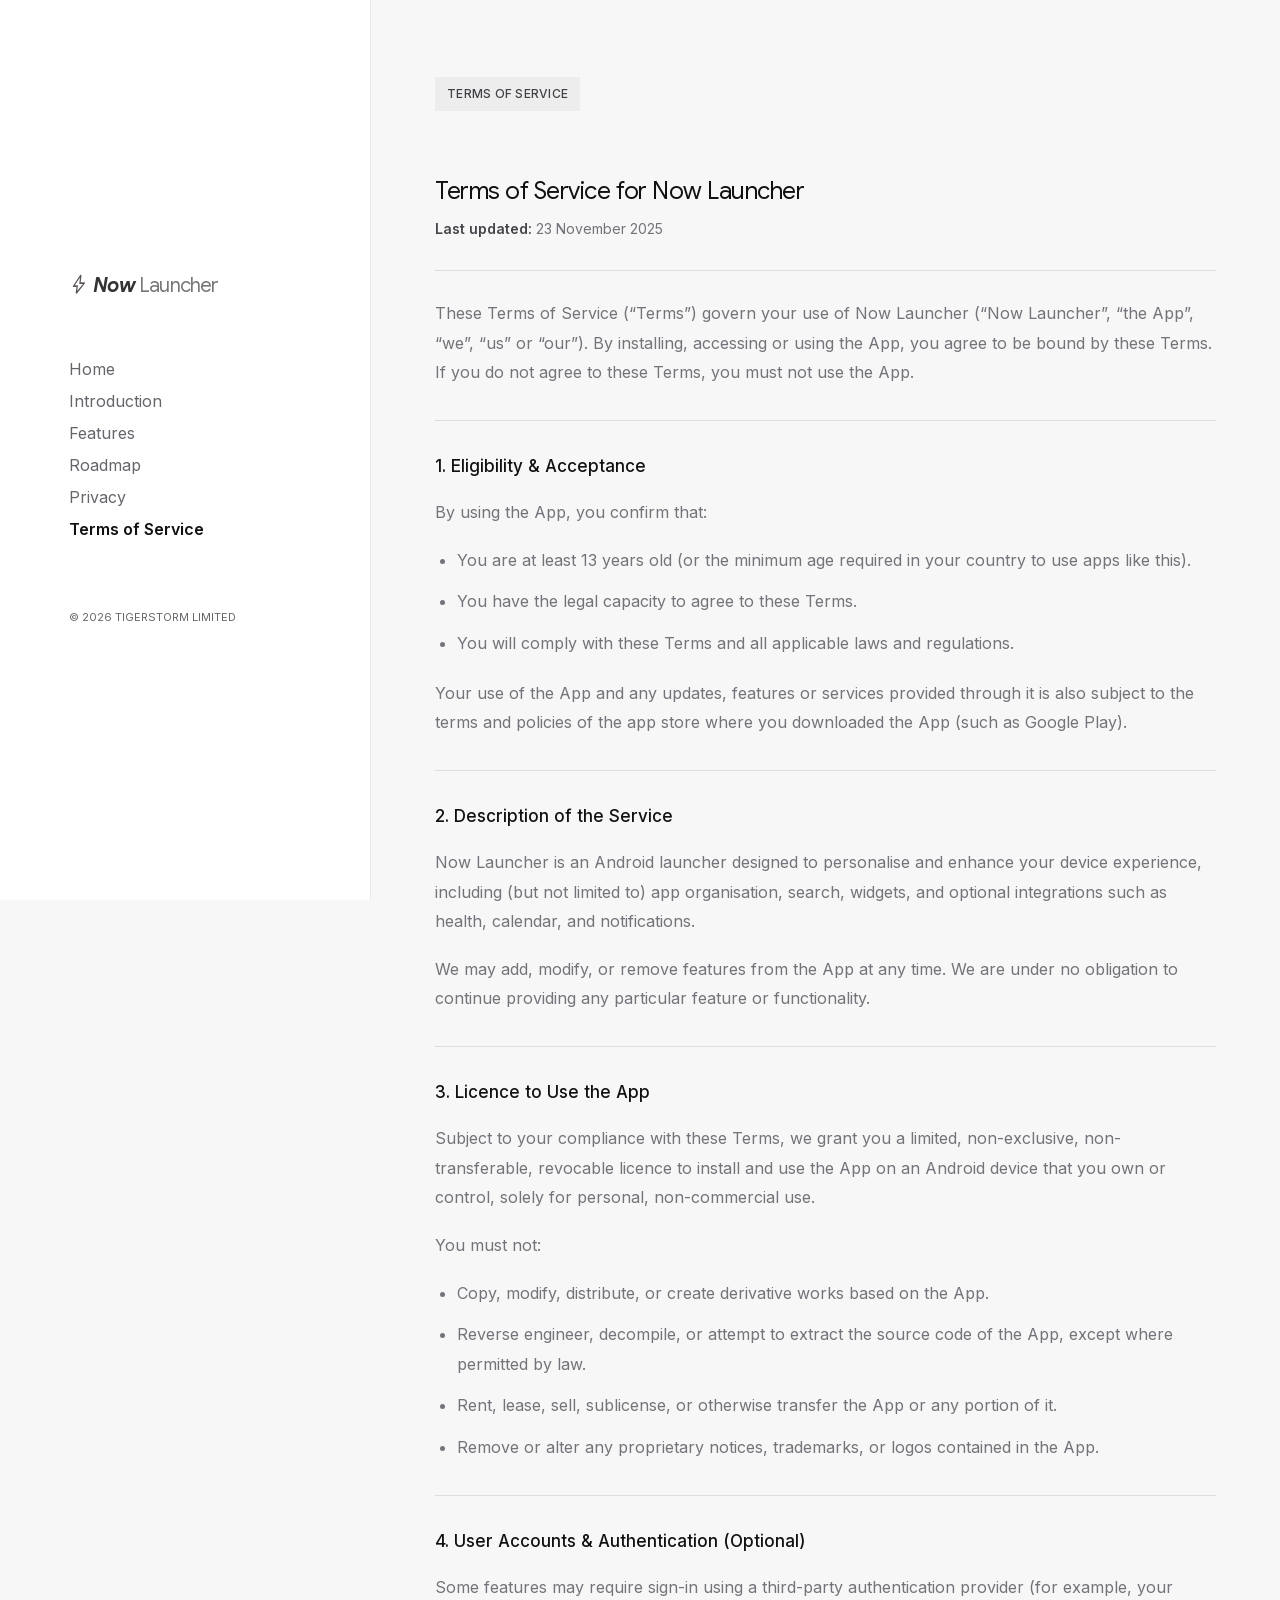
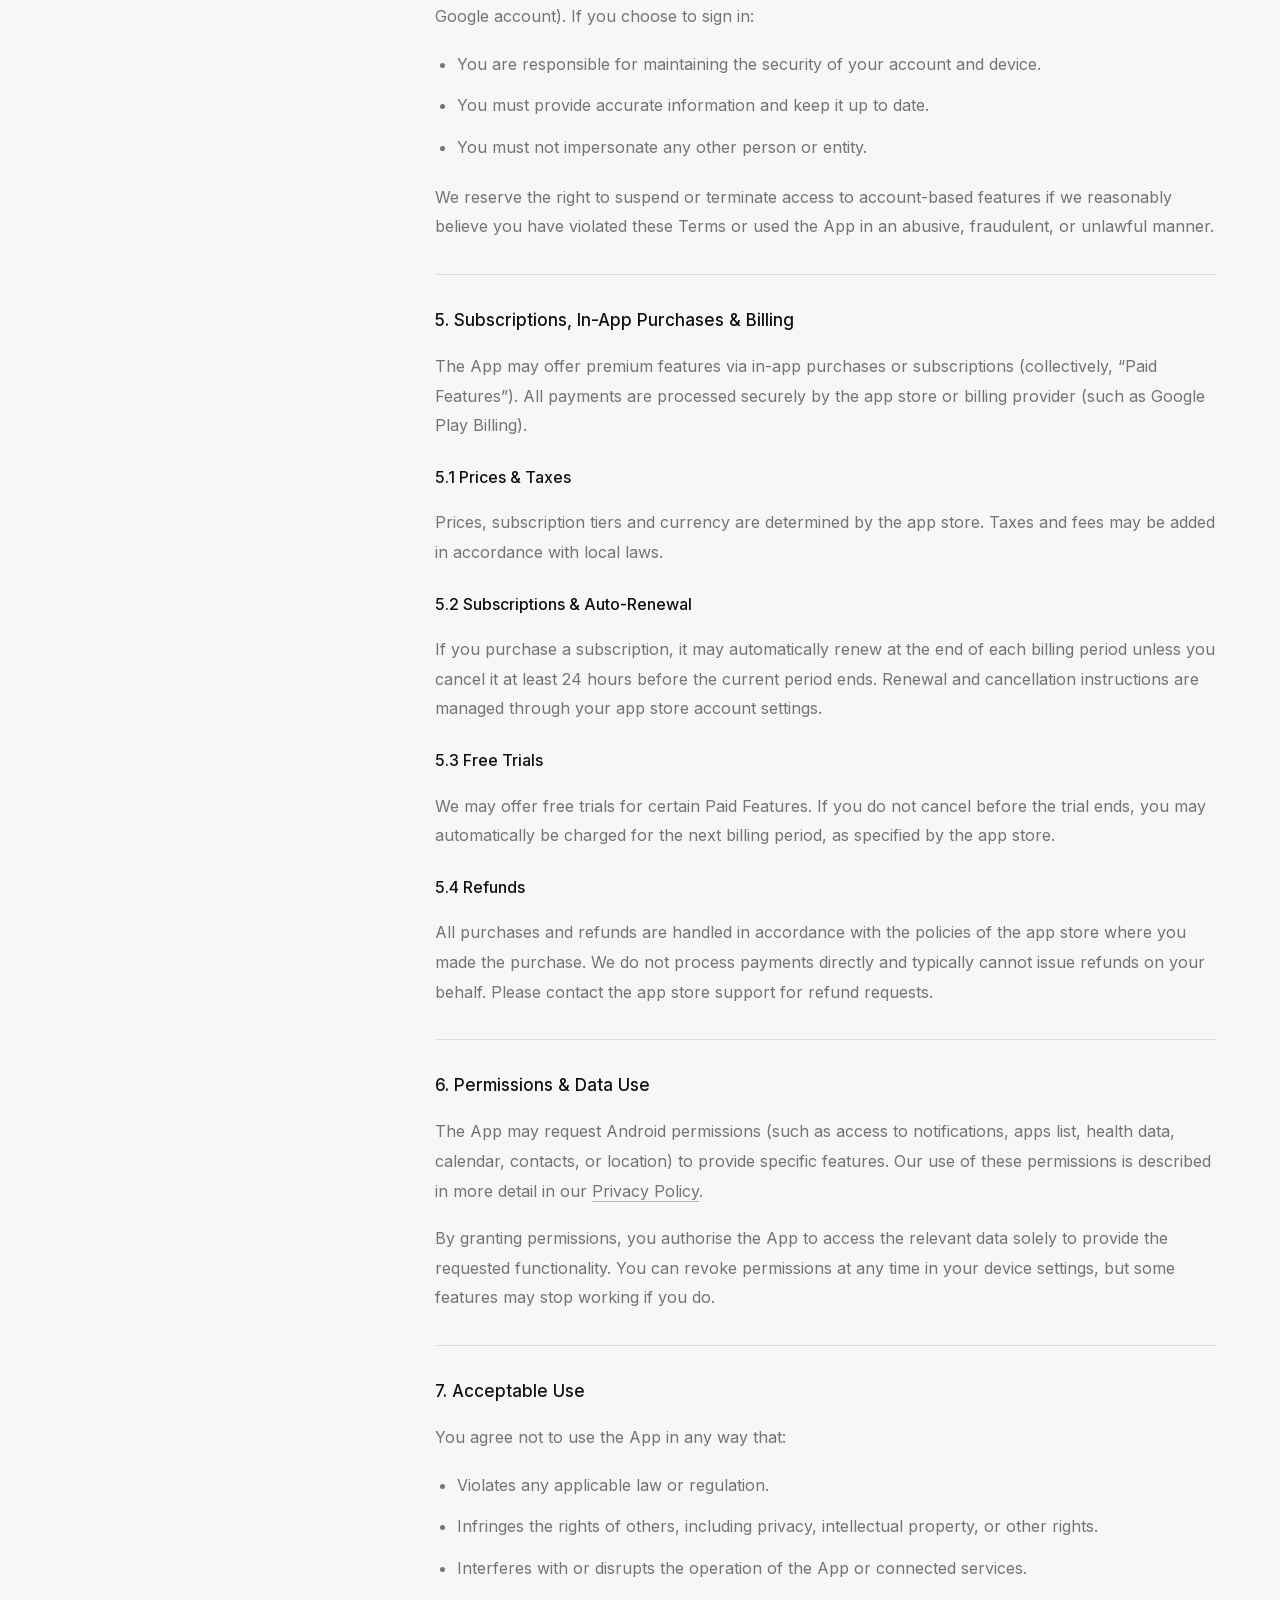
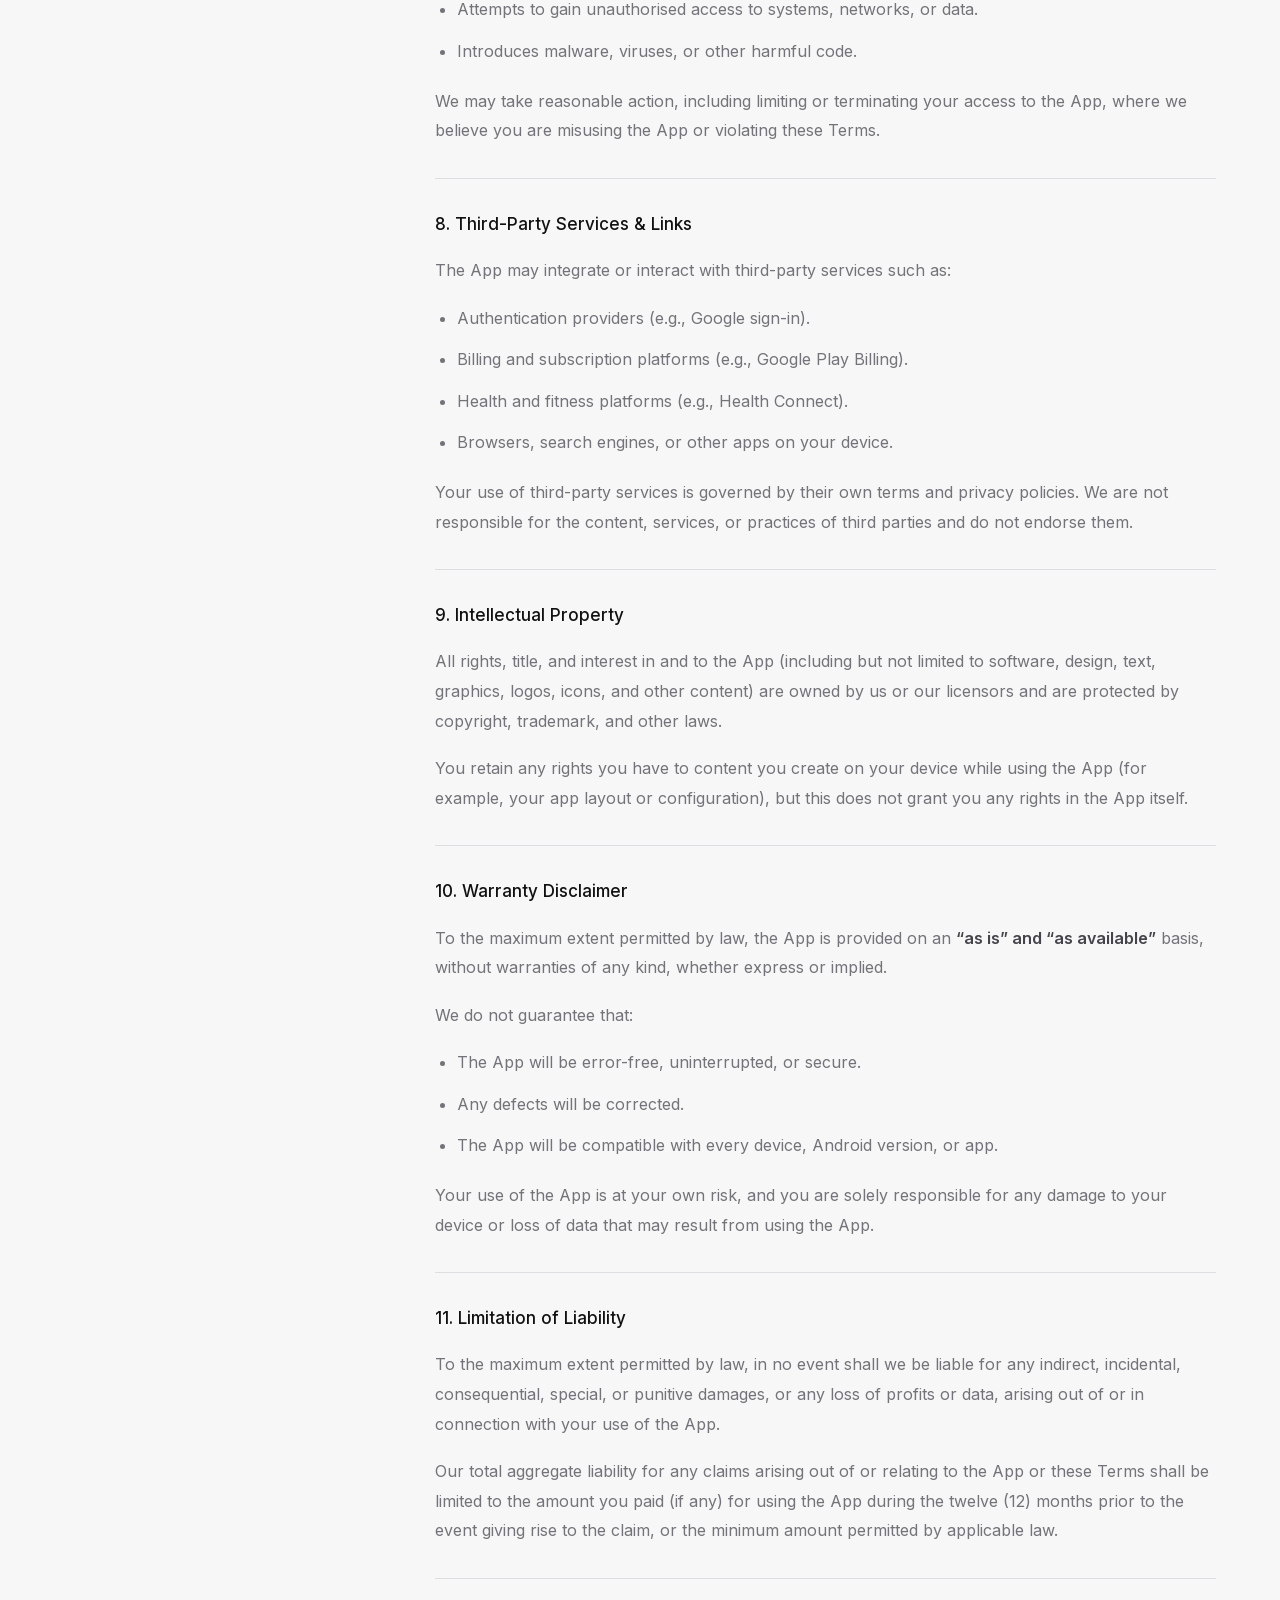
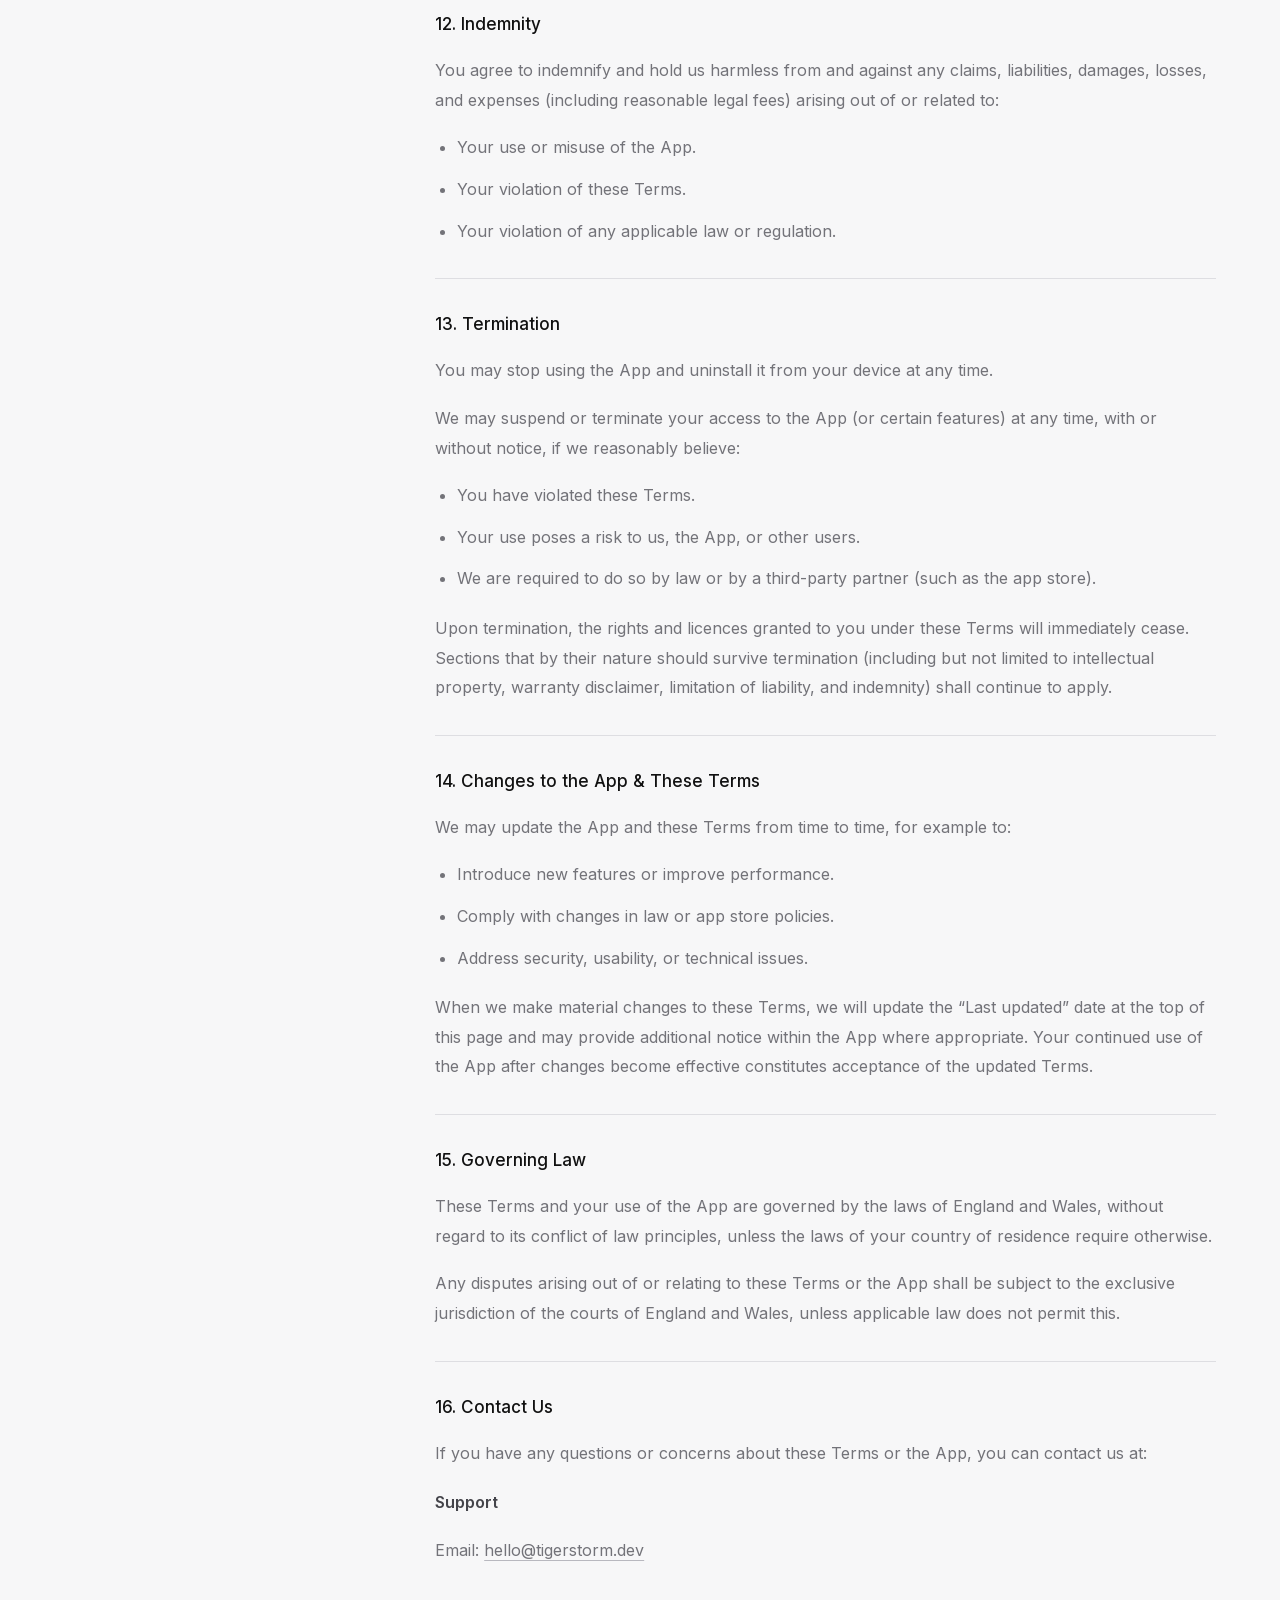
<file: archive/terms.html>
<!DOCTYPE html>
<html lang="en">
<head>
  <meta charset="UTF-8" />
  <meta name="viewport" content="width=device-width, initial-scale=1.0" />
  <title>Terms of Service — Now Launcher</title>
  <link rel="icon" type="image/x-icon" href="/assets/favicon.ico">

  <link rel="stylesheet" href="/assets/fonts/fonts.css" />

  <style>
    :root {
      --bg: #f7f7f8;
      --text-main: #111111;
      --text-muted: #65656b;
      --border-subtle: #e9e9ec;
    }

    * { box-sizing: border-box; margin: 0; padding: 0; }

    body {
      font-family: "Inter", system-ui, -apple-system, BlinkMacSystemFont, "Segoe UI", sans-serif;
      background: var(--bg);
      color: var(--text-main);
    }

    a { color: inherit; text-decoration: none; }
    a:focus-visible, button:focus-visible {
      outline: 2px solid var(--text-main);
      outline-offset: 5px;
      border-radius: 2px;
    }

    .skip-link {
      position: fixed;
      top: 12px;
      left: 12px;
      padding: 12px 16px;
      background: #fff;
      transform: translateY(-160%);
      z-index: 10;
    }
    .skip-link:focus { transform: none; }

    .page {
      min-height: 100vh;
      min-height: 100svh;
      display: grid;
      grid-template-columns: 29% minmax(0, 1fr);
    }

    .site-sidebar {
      min-height: 100vh;
      min-height: 100svh;
      padding: 48px clamp(28px, 5.4vw, 104px);
      border-right: 1px solid var(--border-subtle);
      background: #fff;
      display: flex;
      flex-direction: column;
      justify-content: center;
    }

    .brand {
      display: inline-flex;
      align-items: center;
      gap: 4px;
      font-family: "Google Sans", system-ui, sans-serif;
      font-size: clamp(20px, 1.45vw, 26px);
      font-weight: 400;
      letter-spacing: -0.04em;
      white-space: nowrap;
    }

    .brand-now { color: #343434; font-weight: 700; font-style: italic; }
    .brand-launcher { color: #787878; font-weight: 400; font-style: normal; }

    .logo-icon {
      color: #585252;
      font-family: "Material Symbols Rounded";
      font-variation-settings: 'FILL' 0, 'wght' 400, 'GRAD' 0, 'opsz' 48;
      font-size: 1em;
      font-weight: 400;
      line-height: 1;
      letter-spacing: normal;
      display: inline-flex;
      align-items: center;
      justify-content: center;
      width: 1em;
      height: 1em;
      flex-shrink: 0;
    }

    .nav { margin-top: clamp(40px, 6vh, 68px); }
    .nav-links { display: flex; flex-direction: column; align-items: flex-start; }
    .nav-links a, .nav-placeholder {
      padding: 4px 0;
      font-size: 16px;
      line-height: 1.5;
      color: var(--text-muted);
    }
    .nav-links a:hover { color: var(--text-main); text-decoration: underline; text-underline-offset: 5px; }
    .nav-links a[aria-current="page"] { color: var(--text-main); font-weight: 600; }
    .nav-toggle { display: none; }

    .site-copyright {
      margin-top: clamp(44px, 7vh, 80px);
      color: var(--text-muted);
      font-size: 11px;
      line-height: 1.7;
    }


    .site-sidebar { position: sticky; top: 0; height: 100vh; height: 100svh; align-self: start; overflow-y: auto; }
    .nav-placeholder { cursor: default; }
    .nav-icon {
      font-family: "Material Symbols Rounded";
      font-variation-settings: 'FILL' 0, 'wght' 400, 'GRAD' 0, 'opsz' 24;
      font-size: 24px;
      font-weight: 400;
      line-height: 1;
      letter-spacing: normal;
      display: block;
      width: 24px;
      height: 24px;
    }

    @media (max-width: 1199px) {
      .page { grid-template-columns: 24% minmax(0, 1fr); }
      .site-sidebar { padding-inline: 24px; }
      .brand { gap: 4px; font-size: 20px; }
    }
    @media (max-width: 900px) {
      .page { display: flex; flex-direction: column; }
      .site-sidebar { display: contents; }
      .sidebar-content {
        padding: 20px clamp(24px, 5vw, 40px);
        border-bottom: 1px solid var(--border-subtle);
        background: #fff;
        display: flex;
        align-items: center;
        justify-content: space-between;
        flex-wrap: wrap;
        gap: 12px;
      }
      .brand { font-size: 22px; }
      .nav { width: 100%; margin: 0; }
      .nav-links { padding-top: 8px; }
      .nav-links a, .nav-placeholder { width: 100%; }
      .nav-ready .nav-toggle {
        display: inline-flex;
        align-items: center;
        justify-content: center;
        min-width: 44px;
        min-height: 44px;
        border: 0;
        background: transparent;
        color: var(--text-main);
        font: inherit;
        cursor: pointer;
      }
      .nav-ready .nav-links { display: none; }
      .nav-ready .nav-links.is-open { display: flex; }
      .nav-ready .nav:has(.nav-links:not(.is-open)) { display: none; }
      main { flex: 1; }
      .site-copyright { order: 3; margin: 0; padding: 20px 24px 28px; text-align: center; }
    }
    @media (max-width: 480px) {
      .sidebar-content { padding: 16px 24px; }
      .brand { font-size: 20px; gap: 4px; }
    }

    main { min-width: 0; }
    .reading-page {
      width: 100%;
      max-width: 1280px;
      margin-inline: auto;
      padding: clamp(64px, 6vw, 112px) clamp(32px, 5vw, 112px);
      font-size: 16px;
      line-height: 1.85;
      color: #737379;
    }
    .page-label {
      display: inline-block;
      margin: 0 0 64px;
      padding: 8px 12px;
      background: #ededee;
      font-size: 12px;
      font-weight: 500;
      line-height: 1.5;
      text-transform: uppercase;
      letter-spacing: 0.02em;
      color: #404045;
    }
    .reading-header { padding-bottom: 28px; margin-bottom: 28px; border-bottom: 1px solid #dedee2; }
    .reading-title { font-family: "Google Sans", system-ui, sans-serif; font-size: 24px; font-weight: 400; line-height: 1.4; letter-spacing: -0.02em; color: var(--text-main); margin-bottom: 8px; }
    .reading-deck { font-size: 16px; line-height: 1.85; }
    .reading-page p { margin: 0 0 18px; }
    .reading-page p:last-child { margin-bottom: 0; }
    .reading-page h2:not(.reading-title), .reading-page h3 { font-family: inherit; font-size: 17px; font-weight: 500; line-height: 1.6; color: var(--text-main); margin: 0 0 18px; }
    .reading-page h3 { margin-top: 24px; font-size: 16px; }
    .reading-page strong { font-weight: 600; color: #44444a; }
    .reading-page a { text-decoration: underline; text-underline-offset: 4px; text-decoration-color: #b8b8bf; overflow-wrap: anywhere; }
    .reading-page a:hover { color: var(--text-main); text-decoration-color: currentColor; }
    .reading-page ul { padding-left: 22px; margin: 0 0 20px; }
    .reading-page li { margin-bottom: 12px; }
    .article-body section { border-top: 1px solid #dedee2; margin-top: 32px; padding-top: 32px; }
    .section-divider { border: 0; border-top: 1px solid #dedee2; margin: 32px 0; }
    .policy-meta { font-size: 14px; }
    .contact-block { margin-top: 20px; }
    .article-footer { border-top: 1px solid #dedee2; margin-top: 32px; padding-top: 28px; font-size: 14px; }
    @media (max-width: 900px) {
      .reading-page { padding: 48px clamp(24px, 6vw, 48px); }
      .page-label { margin-bottom: 40px; }
    }
    @media (max-width: 480px) {
      .reading-page { padding-top: 36px; font-size: 15px; }
      .reading-title { font-size: 22px; }
      .reading-deck { font-size: 15px; }
      .reading-page h2:not(.reading-title) { font-size: 16px; }
      .article-body section { margin-top: 28px; padding-top: 28px; }
      .section-divider { margin-block: 28px; }
    }
  </style>
</head>
<body>
  <a class="skip-link" href="#main">Skip to content</a>
  <div class="page">
    <aside class="site-sidebar" aria-label="Site navigation">
      <div class="sidebar-content">
        <a class="brand" href="/" aria-label="Now Launcher home">
          <span class="logo-icon" aria-hidden="true">bolt</span>
          <span><span class="brand-now">Now</span> <span class="brand-launcher">Launcher</span></span>
        </a>
        <button class="nav-toggle" type="button" aria-controls="primary-links" aria-expanded="false" aria-label="Open navigation"><span class="nav-icon" aria-hidden="true">menu</span></button>
        <nav class="nav" aria-label="Primary navigation">
          <div class="nav-links" id="primary-links">
            <a href="/">Home</a>
            <a href="/introduction">Introduction</a>
            <a href="/features">Features</a>
            <a href="/roadmap">Roadmap</a>
            <a href="/privacy">Privacy</a>
            <a href="/terms" aria-current="page">Terms of Service</a>
          </div>
        </nav>
      </div>
      <footer class="site-copyright">© <span id="year">2026</span> TIGERSTORM LIMITED</footer>
    </aside>

    <main id="main" tabindex="-1">
    <article id="policy" class="reading-page policy-wrapper" aria-labelledby="terms-heading">
      <h1 class="page-label" id="terms-heading">Terms of Service</h1>
      <header class="reading-header">
        <h2 class="reading-title">Terms of Service for Now Launcher</h2>
        <div class="policy-meta">
          <strong>Last updated:</strong> <time datetime="2025-11-23">23 November 2025</time>
        </div>
      </header>
      <p class="policy-lead">
        These Terms of Service (“Terms”) govern your use of Now Launcher (“Now Launcher”,
        “the App”, “we”, “us” or “our”). By installing, accessing or using the App, you agree to
        be bound by these Terms. If you do not agree to these Terms, you must not use the App.
      </p>

      <!-- NOTE: This template is provided for general informational purposes only and does not constitute legal advice. -->

      <hr class="section-divider" />

      <h2>1. Eligibility &amp; Acceptance</h2>
      <p>
        By using the App, you confirm that:
      </p>
      <ul>
        <li>You are at least 13 years old (or the minimum age required in your country to use apps like this).</li>
        <li>You have the legal capacity to agree to these Terms.</li>
        <li>You will comply with these Terms and all applicable laws and regulations.</li>
      </ul>
      <p>
        Your use of the App and any updates, features or services provided through it is also
        subject to the terms and policies of the app store where you downloaded the App
        (such as Google Play).
      </p>

      <hr class="section-divider" />

      <h2>2. Description of the Service</h2>
      <p>
        Now Launcher is an Android launcher designed to personalise and enhance your device
        experience, including (but not limited to) app organisation, search, widgets,
        and optional integrations such as health, calendar, and notifications.
      </p>
      <p>
        We may add, modify, or remove features from the App at any time. We are under no
        obligation to continue providing any particular feature or functionality.
      </p>

      <hr class="section-divider" />

      <h2>3. Licence to Use the App</h2>
      <p>
        Subject to your compliance with these Terms, we grant you a limited, non-exclusive,
        non-transferable, revocable licence to install and use the App on an Android device
        that you own or control, solely for personal, non-commercial use.
      </p>
      <p>You must not:</p>
      <ul>
        <li>Copy, modify, distribute, or create derivative works based on the App.</li>
        <li>Reverse engineer, decompile, or attempt to extract the source code of the App, except where permitted by law.</li>
        <li>Rent, lease, sell, sublicense, or otherwise transfer the App or any portion of it.</li>
        <li>Remove or alter any proprietary notices, trademarks, or logos contained in the App.</li>
      </ul>

      <hr class="section-divider" />

      <h2>4. User Accounts &amp; Authentication (Optional)</h2>
      <p>
        Some features may require sign-in using a third-party authentication provider
        (for example, your Google account). If you choose to sign in:
      </p>
      <ul>
        <li>You are responsible for maintaining the security of your account and device.</li>
        <li>You must provide accurate information and keep it up to date.</li>
        <li>You must not impersonate any other person or entity.</li>
      </ul>
      <p>
        We reserve the right to suspend or terminate access to account-based features if we
        reasonably believe you have violated these Terms or used the App in an abusive,
        fraudulent, or unlawful manner.
      </p>

      <hr class="section-divider" />

      <h2>5. Subscriptions, In-App Purchases &amp; Billing</h2>
      <p>
        The App may offer premium features via in-app purchases or subscriptions
        (collectively, “Paid Features”). All payments are processed securely by the
        app store or billing provider (such as Google Play Billing).
      </p>

      <h3>5.1 Prices &amp; Taxes</h3>
      <p>
        Prices, subscription tiers and currency are determined by the app store.
        Taxes and fees may be added in accordance with local laws.
      </p>

      <h3>5.2 Subscriptions &amp; Auto-Renewal</h3>
      <p>
        If you purchase a subscription, it may automatically renew at the end of each billing
        period unless you cancel it at least 24 hours before the current period ends.
        Renewal and cancellation instructions are managed through your app store account
        settings.
      </p>

      <h3>5.3 Free Trials</h3>
      <p>
        We may offer free trials for certain Paid Features. If you do not cancel before the
        trial ends, you may automatically be charged for the next billing period, as specified
        by the app store.
      </p>

      <h3>5.4 Refunds</h3>
      <p>
        All purchases and refunds are handled in accordance with the policies of the
        app store where you made the purchase. We do not process payments directly and
        typically cannot issue refunds on your behalf. Please contact the app store
        support for refund requests.
      </p>

      <hr class="section-divider" />

      <h2>6. Permissions &amp; Data Use</h2>
      <p>
        The App may request Android permissions (such as access to notifications, apps list,
        health data, calendar, contacts, or location) to provide specific features.
        Our use of these permissions is described in more detail in our
        <a href="/privacy">Privacy Policy</a>.
      </p>
      <p>
        By granting permissions, you authorise the App to access the relevant data solely
        to provide the requested functionality. You can revoke permissions at any time in
        your device settings, but some features may stop working if you do.
      </p>

      <hr class="section-divider" />

      <h2>7. Acceptable Use</h2>
      <p>
        You agree not to use the App in any way that:
      </p>
      <ul>
        <li>Violates any applicable law or regulation.</li>
        <li>Infringes the rights of others, including privacy, intellectual property, or other rights.</li>
        <li>Interferes with or disrupts the operation of the App or connected services.</li>
        <li>Attempts to gain unauthorised access to systems, networks, or data.</li>
        <li>Introduces malware, viruses, or other harmful code.</li>
      </ul>
      <p>
        We may take reasonable action, including limiting or terminating your access to the App,
        where we believe you are misusing the App or violating these Terms.
      </p>

      <hr class="section-divider" />

      <h2>8. Third-Party Services &amp; Links</h2>
      <p>
        The App may integrate or interact with third-party services such as:
      </p>
      <ul>
        <li>Authentication providers (e.g., Google sign-in).</li>
        <li>Billing and subscription platforms (e.g., Google Play Billing).</li>
        <li>Health and fitness platforms (e.g., Health Connect).</li>
        <li>Browsers, search engines, or other apps on your device.</li>
      </ul>
      <p>
        Your use of third-party services is governed by their own terms and privacy policies.
        We are not responsible for the content, services, or practices of third parties and do
        not endorse them.
      </p>

      <hr class="section-divider" />

      <h2>9. Intellectual Property</h2>
      <p>
        All rights, title, and interest in and to the App (including but not limited to
        software, design, text, graphics, logos, icons, and other content) are owned by us
        or our licensors and are protected by copyright, trademark, and other laws.
      </p>
      <p>
        You retain any rights you have to content you create on your device while using the
        App (for example, your app layout or configuration), but this does not grant you any
        rights in the App itself.
      </p>

      <hr class="section-divider" />

      <h2>10. Warranty Disclaimer</h2>
      <p>
        To the maximum extent permitted by law, the App is provided on an
        <strong>“as is” and “as available”</strong> basis, without warranties of any
        kind, whether express or implied.
      </p>
      <p>We do not guarantee that:</p>
      <ul>
        <li>The App will be error-free, uninterrupted, or secure.</li>
        <li>Any defects will be corrected.</li>
        <li>The App will be compatible with every device, Android version, or app.</li>
      </ul>
      <p>
        Your use of the App is at your own risk, and you are solely responsible for any
        damage to your device or loss of data that may result from using the App.
      </p>

      <hr class="section-divider" />

      <h2>11. Limitation of Liability</h2>
      <p>
        To the maximum extent permitted by law, in no event shall we be liable for any
        indirect, incidental, consequential, special, or punitive damages, or any loss of
        profits or data, arising out of or in connection with your use of the App.
      </p>
      <p>
        Our total aggregate liability for any claims arising out of or relating to the App
        or these Terms shall be limited to the amount you paid (if any) for using the App
        during the twelve (12) months prior to the event giving rise to the claim,
        or the minimum amount permitted by applicable law.
      </p>

      <hr class="section-divider" />

      <h2>12. Indemnity</h2>
      <p>
        You agree to indemnify and hold us harmless from and against any claims, liabilities,
        damages, losses, and expenses (including reasonable legal fees) arising out of or
        related to:
      </p>
      <ul>
        <li>Your use or misuse of the App.</li>
        <li>Your violation of these Terms.</li>
        <li>Your violation of any applicable law or regulation.</li>
      </ul>

      <hr class="section-divider" />

      <h2>13. Termination</h2>
      <p>
        You may stop using the App and uninstall it from your device at any time.
      </p>
      <p>
        We may suspend or terminate your access to the App (or certain features) at any time,
        with or without notice, if we reasonably believe:
      </p>
      <ul>
        <li>You have violated these Terms.</li>
        <li>Your use poses a risk to us, the App, or other users.</li>
        <li>We are required to do so by law or by a third-party partner (such as the app store).</li>
      </ul>
      <p>
        Upon termination, the rights and licences granted to you under these Terms will
        immediately cease. Sections that by their nature should survive termination
        (including but not limited to intellectual property, warranty disclaimer,
        limitation of liability, and indemnity) shall continue to apply.
      </p>

      <hr class="section-divider" />

      <h2>14. Changes to the App &amp; These Terms</h2>
      <p>
        We may update the App and these Terms from time to time, for example to:
      </p>
      <ul>
        <li>Introduce new features or improve performance.</li>
        <li>Comply with changes in law or app store policies.</li>
        <li>Address security, usability, or technical issues.</li>
      </ul>
      <p>
        When we make material changes to these Terms, we will update the “Last updated”
        date at the top of this page and may provide additional notice within the App
        where appropriate. Your continued use of the App after changes become effective
        constitutes acceptance of the updated Terms.
      </p>

      <hr class="section-divider" />

      <h2>15. Governing Law</h2>
      <p>
        These Terms and your use of the App are governed by the laws of England and Wales,
        without regard to its conflict of law principles, unless the laws of your country
        of residence require otherwise.
      </p>
      <p>
        Any disputes arising out of or relating to these Terms or the App shall be subject
        to the exclusive jurisdiction of the courts of England and Wales, unless applicable
        law does not permit this.
      </p>

      <hr class="section-divider" />

      <h2>16. Contact Us</h2>
      <p>
        If you have any questions or concerns about these Terms or the App, you can contact us at:
      </p>
      <div class="contact-block">
        <p><strong>Support</strong></p>
        <p>Email: <a href="mailto:hello@tigerstorm.dev">hello@tigerstorm.dev</a></p>
      </div>
    </article>
    </main>
  </div>

  <script>
    document.getElementById('year').textContent = new Date().getFullYear();
    const toggle = document.querySelector('.nav-toggle');
    const links = document.getElementById('primary-links');
    const mobile = window.matchMedia('(max-width: 900px)');
    document.documentElement.classList.add('nav-ready');

    function setNavigation(open) {
      links.classList.toggle('is-open', open);
      toggle.setAttribute('aria-expanded', String(open));
      toggle.setAttribute('aria-label', open ? 'Close navigation' : 'Open navigation');
      toggle.querySelector('.nav-icon').textContent = open ? 'close' : 'menu';
    }

    toggle.addEventListener('click', () => setNavigation(toggle.getAttribute('aria-expanded') !== 'true'));
    links.addEventListener('click', event => {
      if (event.target.closest('a')) setNavigation(false);
    });
    document.addEventListener('keydown', event => {
      if (event.key === 'Escape' && toggle.getAttribute('aria-expanded') === 'true') {
        setNavigation(false);
        toggle.focus();
      }
    });
    mobile.addEventListener('change', () => {
      if (mobile.matches && links.contains(document.activeElement)) toggle.focus();
      if (!mobile.matches && document.activeElement === toggle) links.querySelector('a').focus();
      setNavigation(false);
    });
  </script>
</body>
</html>
</file>
<file: assets/fonts/fonts.css>
/* Locally hosted, unmodified Google Fonts subsets. See sources.json and licences. */
/* latin-ext */
@font-face {
  font-family: 'Google Sans';
  font-style: italic;
  font-weight: 700;
  font-display: swap;
  src: url(/assets/fonts/4Ua9rENHsxJlGDuGo1OIlL3L2JB874GPhFI9_IqmuRqGpjeaLi42kO8QvnQOs5beU3yksanMY6YmlyXKFgg8X4vcM_-T.woff2) format('woff2');
  unicode-range: U+0100-02BA, U+02BD-02C5, U+02C7-02CC, U+02CE-02D7, U+02DD-02FF, U+0304, U+0308, U+0329, U+1D00-1DBF, U+1E00-1E9F, U+1EF2-1EFF, U+2020, U+20A0-20AB, U+20AD-20C4, U+2113, U+2C60-2C7F, U+A720-A7FF;
}
/* latin */
@font-face {
  font-family: 'Google Sans';
  font-style: italic;
  font-weight: 700;
  font-display: swap;
  src: url(/assets/fonts/4Ua9rENHsxJlGDuGo1OIlL3L2JB874GPhFI9_IqmuRqGpjeaLi42kO8QvnQOs5beU3yksanMY6YmlyvKFgg8X4vcMw.woff2) format('woff2');
  unicode-range: U+0000-00FF, U+0131, U+0152-0153, U+02BB-02BC, U+02C6, U+02DA, U+02DC, U+0304, U+0308, U+0329, U+2000-206F, U+20AC, U+2122, U+2191, U+2193, U+2212, U+2215, U+FEFF, U+FFFD;
}
/* latin-ext */
@font-face {
  font-family: 'Google Sans';
  font-style: normal;
  font-weight: 400;
  font-display: swap;
  src: url(/assets/fonts/4Ua_rENHsxJlGDuGo1OIlJfC6l_24rlCK1Yo_Iqcsih3SAyH6cAwhX9RFD48TE63OOYKtrwEIJlrpynAFyo4R4r0Mw.woff2) format('woff2');
  unicode-range: U+0100-02BA, U+02BD-02C5, U+02C7-02CC, U+02CE-02D7, U+02DD-02FF, U+0304, U+0308, U+0329, U+1D00-1DBF, U+1E00-1E9F, U+1EF2-1EFF, U+2020, U+20A0-20AB, U+20AD-20C4, U+2113, U+2C60-2C7F, U+A720-A7FF;
}
/* latin */
@font-face {
  font-family: 'Google Sans';
  font-style: normal;
  font-weight: 400;
  font-display: swap;
  src: url(/assets/fonts/4Ua_rENHsxJlGDuGo1OIlJfC6l_24rlCK1Yo_Iqcsih3SAyH6cAwhX9RFD48TE63OOYKtrwEIJllpynAFyo4R4o.woff2) format('woff2');
  unicode-range: U+0000-00FF, U+0131, U+0152-0153, U+02BB-02BC, U+02C6, U+02DA, U+02DC, U+0304, U+0308, U+0329, U+2000-206F, U+20AC, U+2122, U+2191, U+2193, U+2212, U+2215, U+FEFF, U+FFFD;
}
/* latin-ext */
@font-face {
  font-family: 'Inter';
  font-style: normal;
  font-weight: 400;
  font-display: swap;
  src: url(/assets/fonts/UcC73FwrK3iLTeHuS_nVMrMxCp50SjIa25L7W0Q5n-wU.woff2) format('woff2');
  unicode-range: U+0100-02BA, U+02BD-02C5, U+02C7-02CC, U+02CE-02D7, U+02DD-02FF, U+0304, U+0308, U+0329, U+1D00-1DBF, U+1E00-1E9F, U+1EF2-1EFF, U+2020, U+20A0-20AB, U+20AD-20C4, U+2113, U+2C60-2C7F, U+A720-A7FF;
}
/* latin */
@font-face {
  font-family: 'Inter';
  font-style: normal;
  font-weight: 400;
  font-display: swap;
  src: url(/assets/fonts/UcC73FwrK3iLTeHuS_nVMrMxCp50SjIa1ZL7W0Q5nw.woff2) format('woff2');
  unicode-range: U+0000-00FF, U+0131, U+0152-0153, U+02BB-02BC, U+02C6, U+02DA, U+02DC, U+0304, U+0308, U+0329, U+2000-206F, U+20AC, U+2122, U+2191, U+2193, U+2212, U+2215, U+FEFF, U+FFFD;
}
/* latin-ext */
@font-face {
  font-family: 'Inter';
  font-style: normal;
  font-weight: 500;
  font-display: swap;
  src: url(/assets/fonts/UcC73FwrK3iLTeHuS_nVMrMxCp50SjIa25L7W0Q5n-wU.woff2) format('woff2');
  unicode-range: U+0100-02BA, U+02BD-02C5, U+02C7-02CC, U+02CE-02D7, U+02DD-02FF, U+0304, U+0308, U+0329, U+1D00-1DBF, U+1E00-1E9F, U+1EF2-1EFF, U+2020, U+20A0-20AB, U+20AD-20C4, U+2113, U+2C60-2C7F, U+A720-A7FF;
}
/* latin */
@font-face {
  font-family: 'Inter';
  font-style: normal;
  font-weight: 500;
  font-display: swap;
  src: url(/assets/fonts/UcC73FwrK3iLTeHuS_nVMrMxCp50SjIa1ZL7W0Q5nw.woff2) format('woff2');
  unicode-range: U+0000-00FF, U+0131, U+0152-0153, U+02BB-02BC, U+02C6, U+02DA, U+02DC, U+0304, U+0308, U+0329, U+2000-206F, U+20AC, U+2122, U+2191, U+2193, U+2212, U+2215, U+FEFF, U+FFFD;
}
/* latin-ext */
@font-face {
  font-family: 'Inter';
  font-style: normal;
  font-weight: 600;
  font-display: swap;
  src: url(/assets/fonts/UcC73FwrK3iLTeHuS_nVMrMxCp50SjIa25L7W0Q5n-wU.woff2) format('woff2');
  unicode-range: U+0100-02BA, U+02BD-02C5, U+02C7-02CC, U+02CE-02D7, U+02DD-02FF, U+0304, U+0308, U+0329, U+1D00-1DBF, U+1E00-1E9F, U+1EF2-1EFF, U+2020, U+20A0-20AB, U+20AD-20C4, U+2113, U+2C60-2C7F, U+A720-A7FF;
}
/* latin */
@font-face {
  font-family: 'Inter';
  font-style: normal;
  font-weight: 600;
  font-display: swap;
  src: url(/assets/fonts/UcC73FwrK3iLTeHuS_nVMrMxCp50SjIa1ZL7W0Q5nw.woff2) format('woff2');
  unicode-range: U+0000-00FF, U+0131, U+0152-0153, U+02BB-02BC, U+02C6, U+02DA, U+02DC, U+0304, U+0308, U+0329, U+2000-206F, U+20AC, U+2122, U+2191, U+2193, U+2212, U+2215, U+FEFF, U+FFFD;
}
/* fallback */
@font-face {
  font-family: 'Material Symbols Rounded';
  font-style: normal;
  font-weight: 100 700;
  font-display: swap;
  src: url(/assets/fonts/sykg-zNym6YjUruM-QrEh7-nyTnjDwKNJ_190FjzaqkNCeE.woff2) format('woff2');
}
.material-symbols-rounded {
  font-family: 'Material Symbols Rounded';
  font-weight: normal;
  font-style: normal;
  font-size: 24px;
  line-height: 1;
  letter-spacing: normal;
  text-transform: none;
  display: inline-block;
  white-space: nowrap;
  word-wrap: normal;
  direction: ltr;
  -webkit-font-feature-settings: 'liga';
  -webkit-font-smoothing: antialiased;
}
</file>
<file: assets/site-navigation.css>
/* Shared additions to the existing site navigation. */
.nav-links .nav-social {
    display: inline-flex;
    align-items: center;
    gap: 10px;
    margin-top: 24px;
    padding-top: 18px;
    border-top: 1px solid var(--border-subtle, #e9e9ec);
    font-size: 14px;
}
.nav-social svg { width: 16px; height: 16px; flex-shrink: 0; }
</file>
